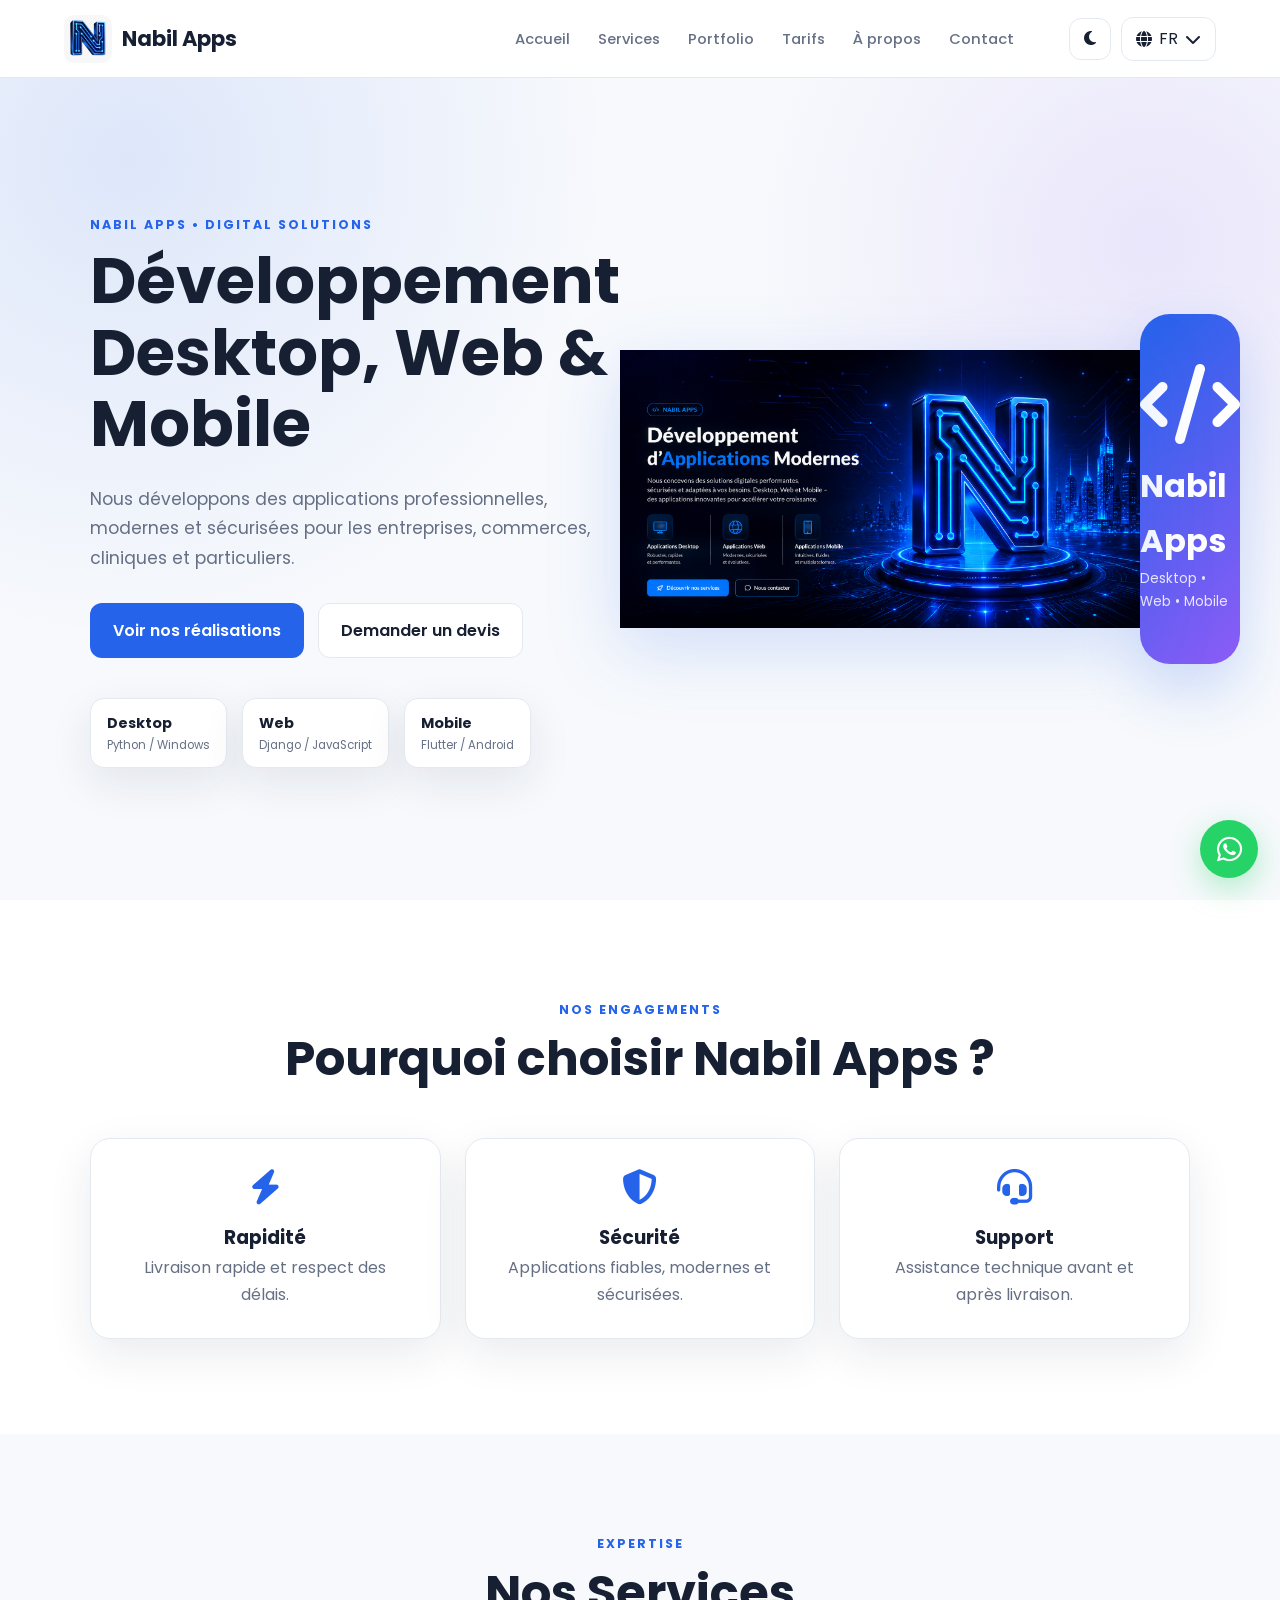
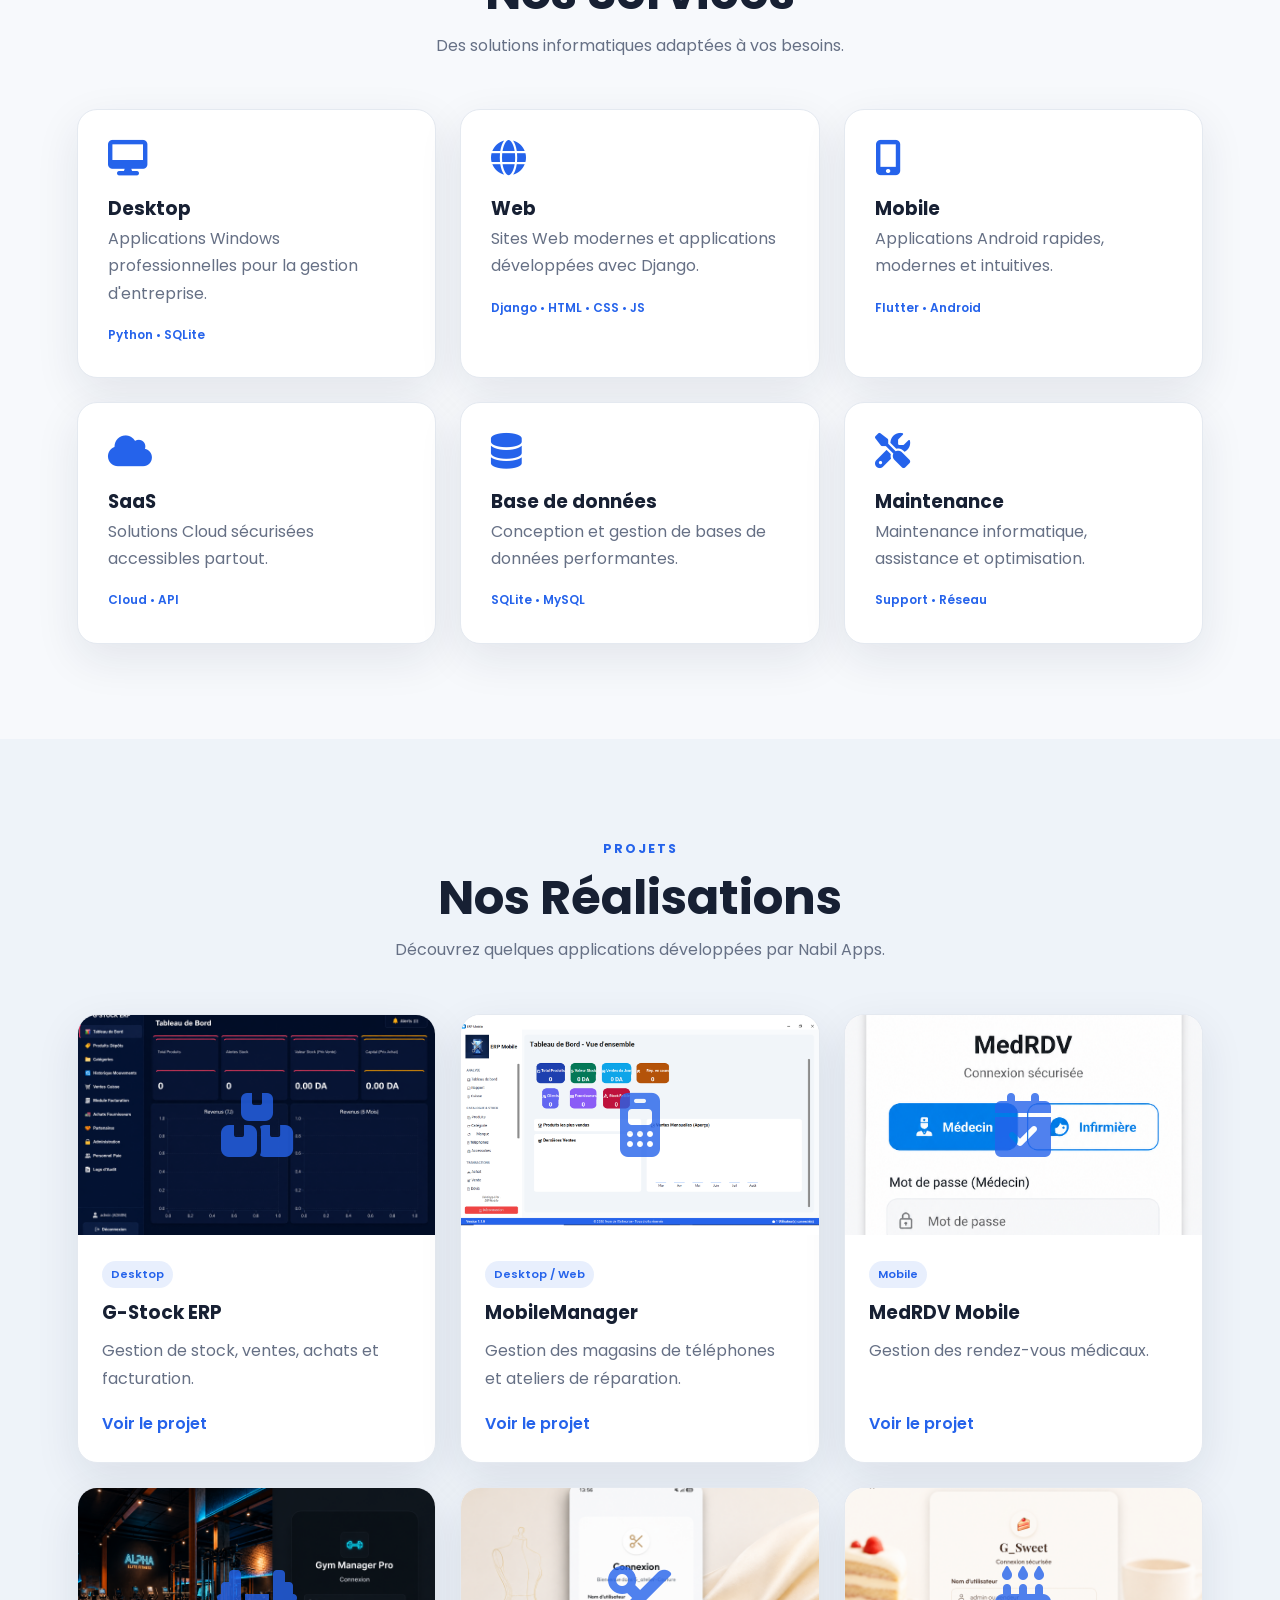
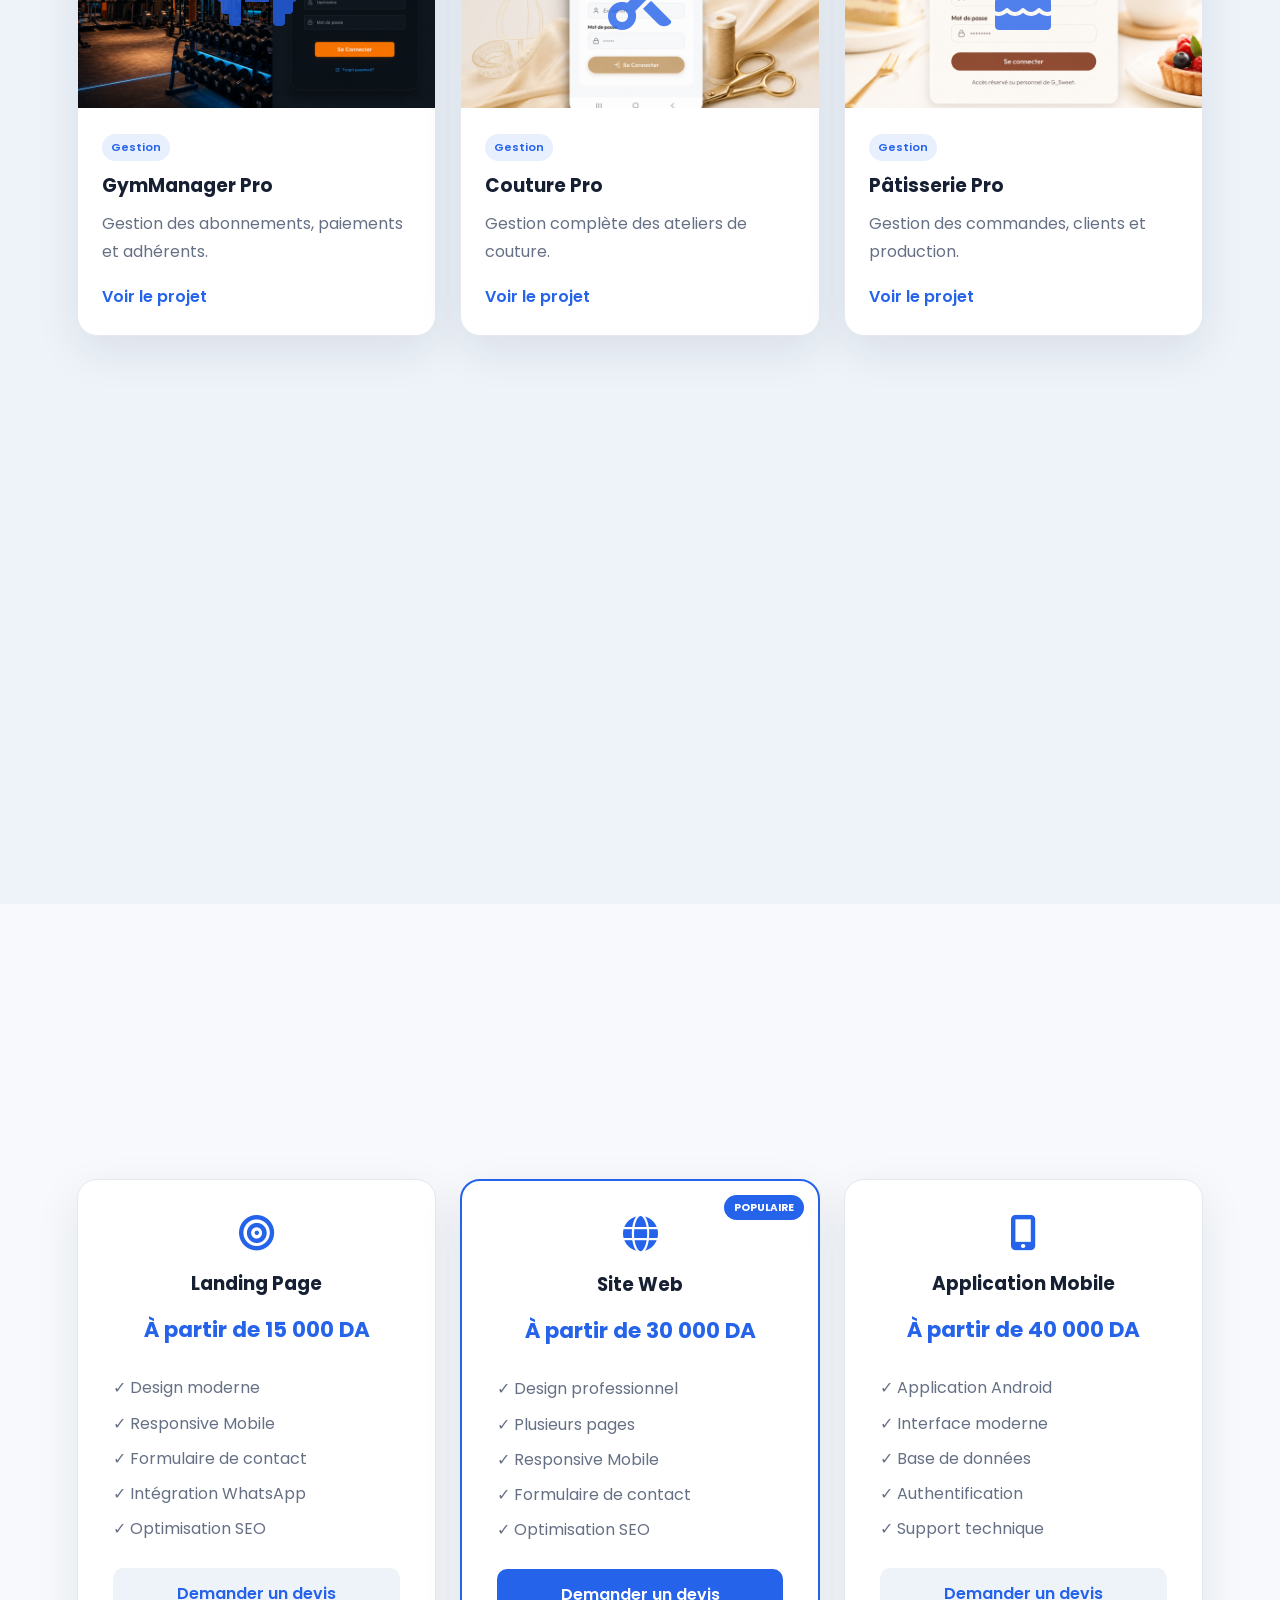
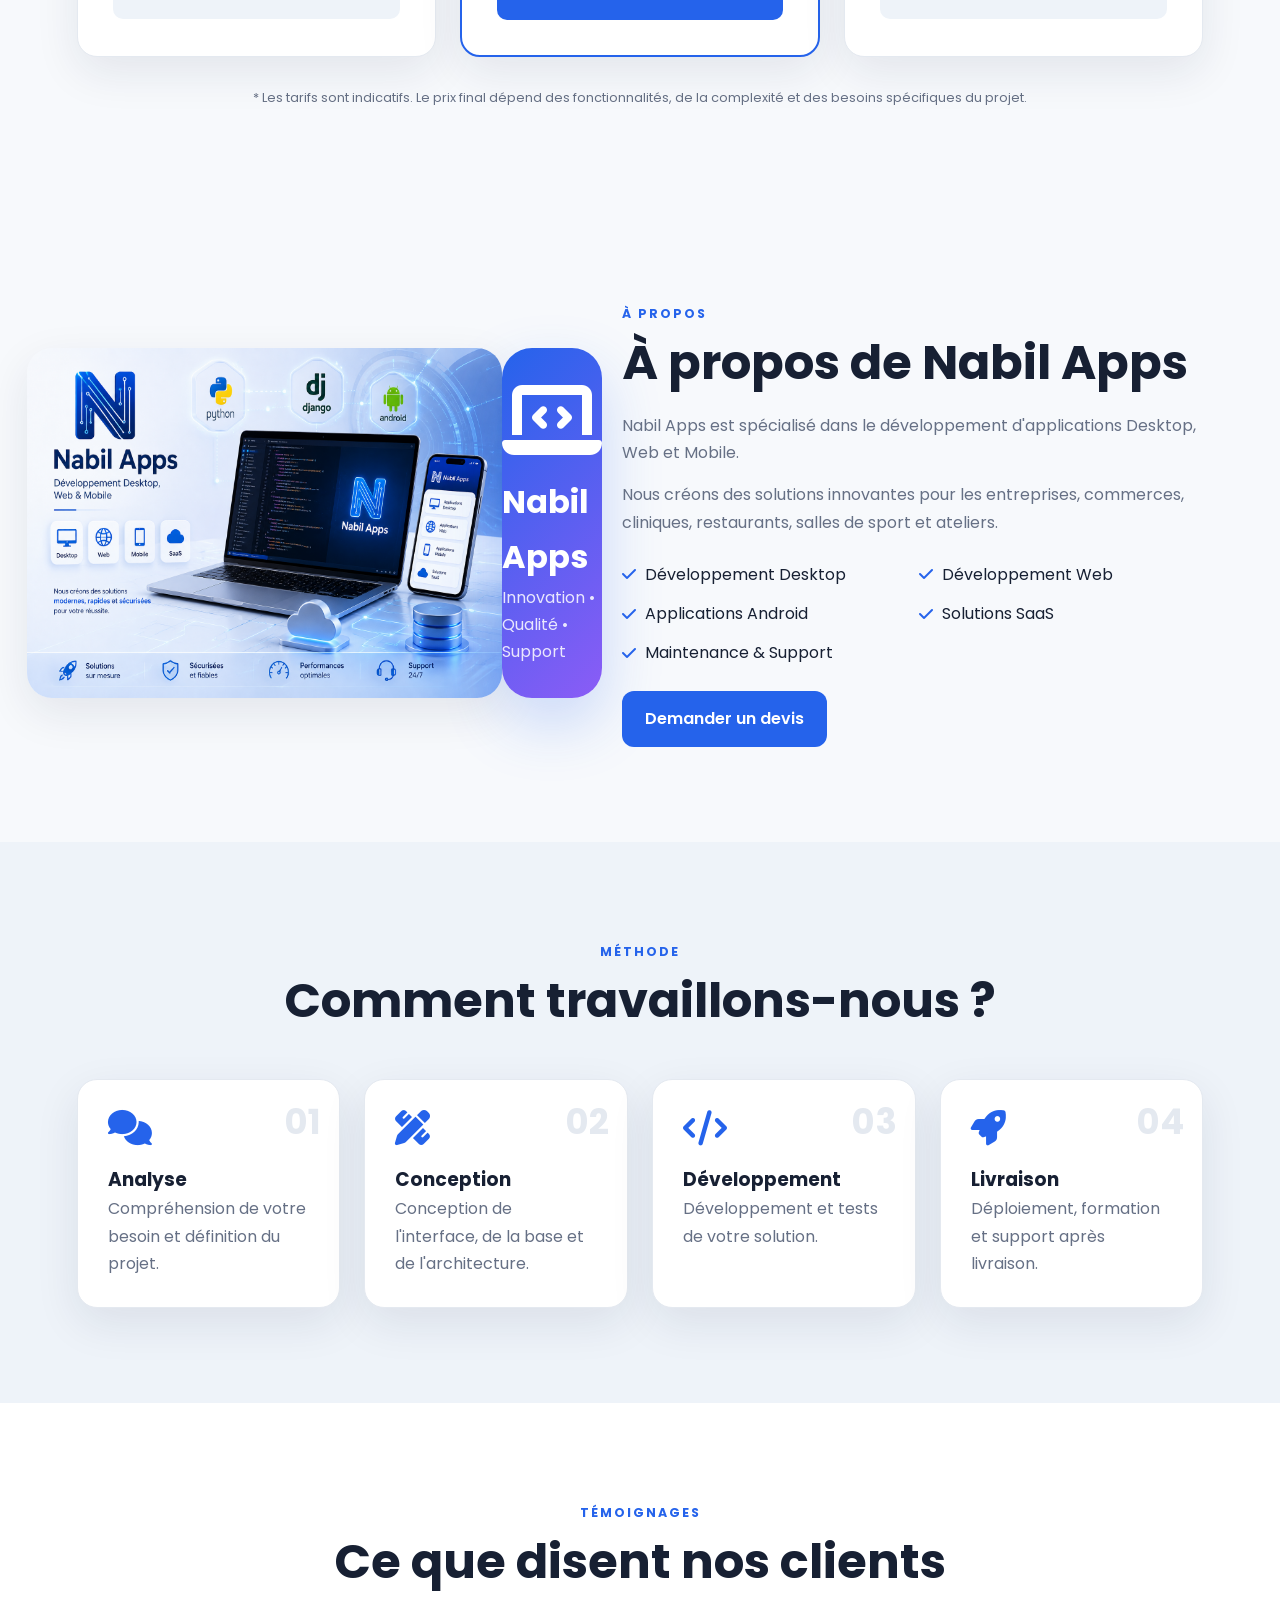
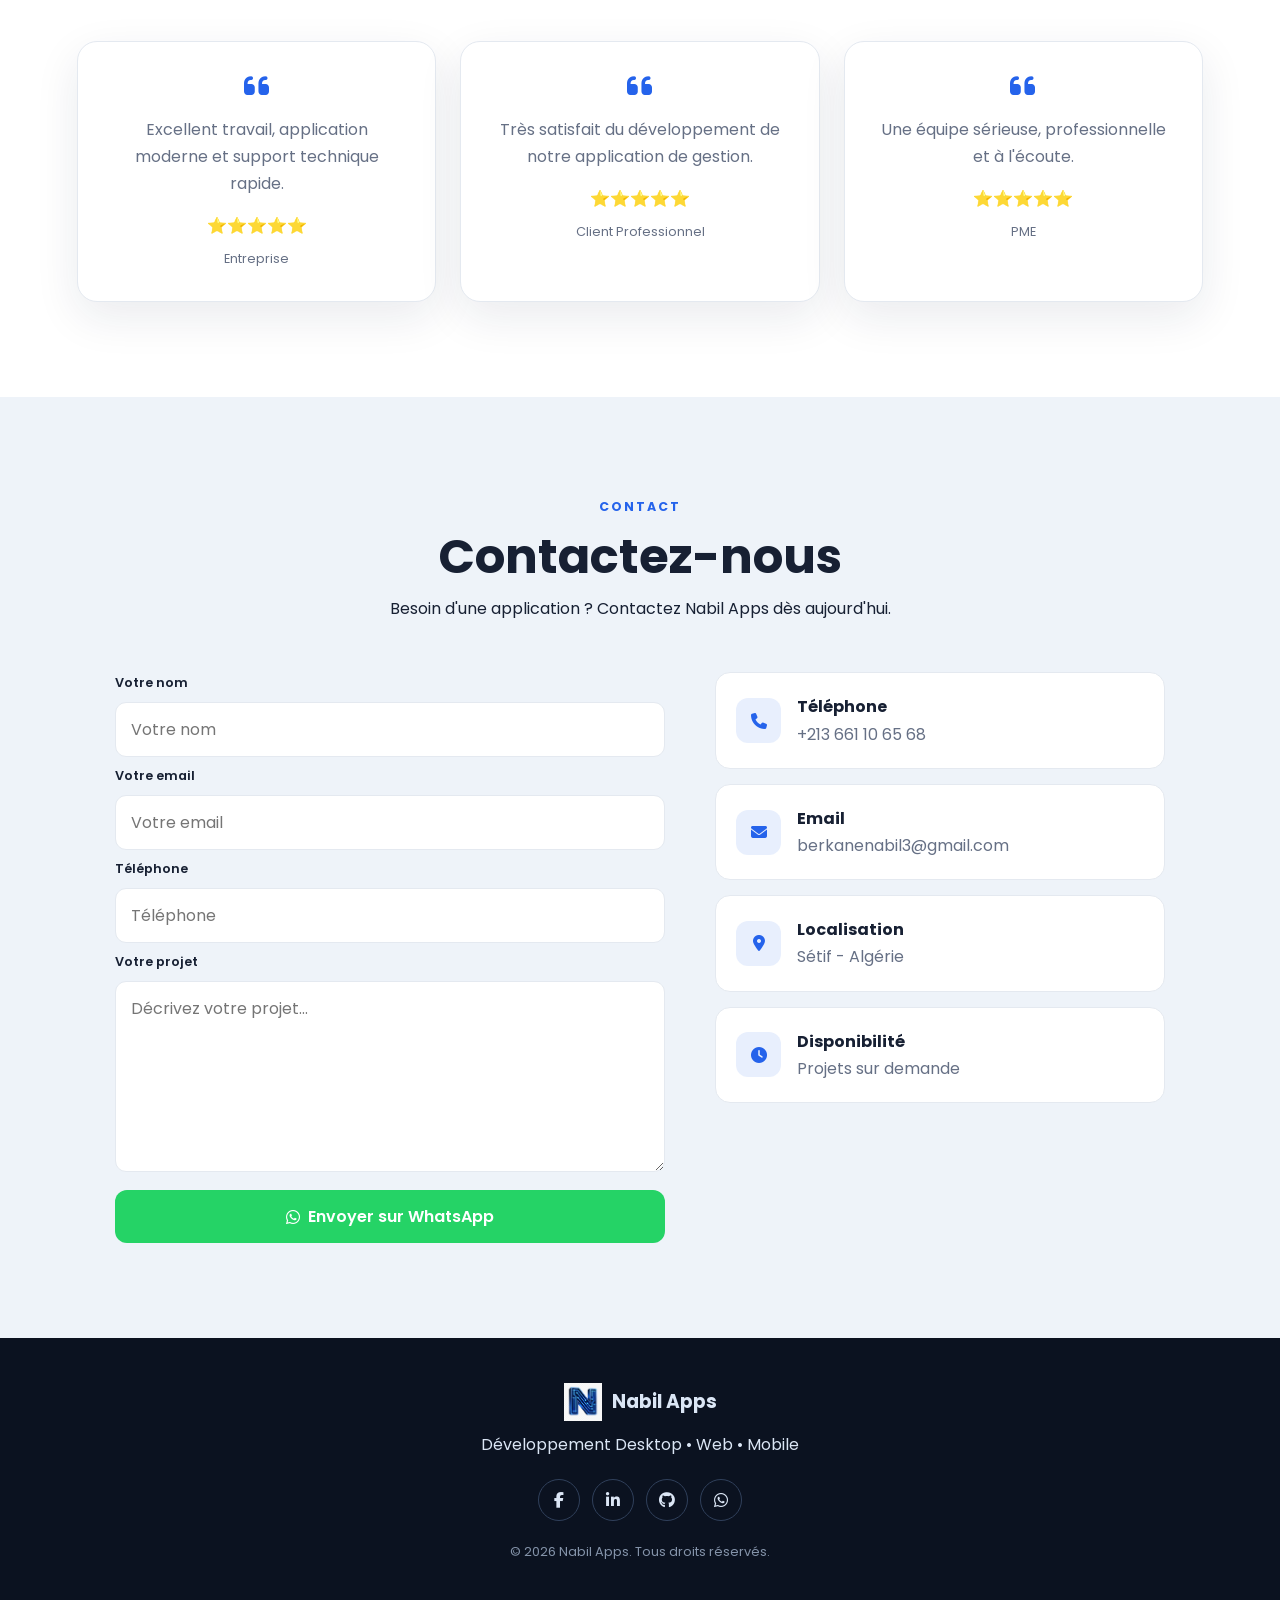
<file: index.html>
<!DOCTYPE html>
<html lang="fr">
<head>
  <meta charset="UTF-8">
  <meta name="viewport" content="width=device-width, initial-scale=1.0">
  <title>Nabil Apps | Développement Desktop, Web & Mobile</title>
  <meta name="description" content="Nabil Apps - Développement d'applications Desktop, Web et Mobile. Solutions professionnelles pour entreprises, commerces et particuliers.">
  <meta name="keywords" content="Nabil Apps, développement logiciel, application mobile, application web, Django, Flutter, Desktop, Algérie">
  <meta name="author" content="Nabil Apps">
  <meta property="og:title" content="Nabil Apps | Solutions digitales">
  <meta property="og:description" content="Développement Desktop, Web, Mobile et solutions SaaS.">
  <meta property="og:type" content="website">
  <link rel="icon" href="images/logo.png">
  <link rel="preconnect" href="https://fonts.googleapis.com">
  <link rel="preconnect" href="https://fonts.gstatic.com" crossorigin>
  <link href="https://fonts.googleapis.com/css2?family=Poppins:wght@300;400;500;600;700&display=swap" rel="stylesheet">
  <link rel="stylesheet" href="https://cdnjs.cloudflare.com/ajax/libs/font-awesome/6.6.0/css/all.min.css">
  <link rel="stylesheet" href="style.css">
</head>
<body>

<header class="site-header">
  <div class="logo">
    <img src="images/logo.png" alt="Nabil Apps Logo">
    <span>Nabil Apps</span>
  </div>

  <button class="mobile-menu-toggle" id="mobileMenuToggle" type="button"
          aria-label="Ouvrir le menu" aria-expanded="false" aria-controls="mainNav">
    <i class="fas fa-bars"></i>
  </button>

  <nav id="mainNav">
    <ul>
      <li><a href="#home" data-i18n="navHome">Accueil</a></li>
      <li><a href="#services" data-i18n="navServices">Services</a></li>
      <li><a href="#portfolio" data-i18n="navPortfolio">Portfolio</a></li>
      <li><a href="#pricing" data-i18n="navPricing">Tarifs</a></li>
      <li><a href="#about" data-i18n="navAbout">À propos</a></li>
      <li><a href="#contact" data-i18n="navContact">Contact</a></li>
    </ul>
  </nav>

  <div class="header-actions">
    <button id="theme-toggle" class="icon-btn" type="button" aria-label="Changer le thème">
      <i class="fas fa-moon"></i>
    </button>

    <div class="language-dropdown">
      <button type="button" class="language-btn" id="languageBtn" aria-expanded="false">
        <i class="fa-solid fa-globe"></i>
        <span id="currentLanguage">FR</span>
        <i class="fa-solid fa-chevron-down"></i>
      </button>
      <div class="language-menu" id="languageMenu">
        <button type="button" class="lang-btn" data-lang="fr">🇫🇷 Français</button>
        <button type="button" class="lang-btn" data-lang="en">🇬🇧 English</button>
        <button type="button" class="lang-btn" data-lang="ar">🇩🇿 العربية</button>
      </div>
    </div>
  </div>
</header>

<main>
<section class="hero" id="home">
  <div class="hero-content reveal">
    <span class="eyebrow" data-i18n="heroEyebrow">NABIL APPS • DIGITAL SOLUTIONS</span>
    <h1 data-i18n="heroTitle">Développement Desktop, Web & Mobile</h1>
    <p data-i18n="heroDescription">
      Nous développons des applications professionnelles, modernes et sécurisées pour les entreprises,
      commerces, cliniques et particuliers.
    </p>
    <div class="hero-buttons">
      <a href="#portfolio" class="btn btn-primary" data-i18n="heroProjects">Voir nos réalisations</a>
      <a href="#contact" class="btn btn-secondary" data-i18n="quote">Demander un devis</a>
    </div>
    <div class="hero-stats">
      <div><strong>Desktop</strong><span>Python / Windows</span></div>
      <div><strong>Web</strong><span>Django / JavaScript</span></div>
      <div><strong>Mobile</strong><span>Flutter / Android</span></div>
    </div>
  </div>

  <div class="hero-image reveal">
    <img src="images/hero.png" alt="Développement d'applications Nabil Apps"
         onerror="this.style.display='none'">
    <div class="hero-placeholder">
      <i class="fa-solid fa-code"></i>
      <span>Nabil Apps</span>
      <small>Desktop • Web • Mobile</small>
    </div>
  </div>
</section>

<section class="why-us section" id="why">
  <div class="section-heading reveal">
    <span class="eyebrow" data-i18n="whyEyebrow">NOS ENGAGEMENTS</span>
    <h2 data-i18n="whyTitle">Pourquoi choisir Nabil Apps ?</h2>
  </div>
  <div class="why-grid">
    <article class="why-card reveal"><i class="fas fa-bolt"></i><h3 data-i18n="whySpeed">Rapidité</h3><p data-i18n="whySpeedText">Livraison rapide et respect des délais.</p></article>
    <article class="why-card reveal"><i class="fas fa-shield-halved"></i><h3 data-i18n="whySecurity">Sécurité</h3><p data-i18n="whySecurityText">Applications fiables, modernes et sécurisées.</p></article>
    <article class="why-card reveal"><i class="fas fa-headset"></i><h3 data-i18n="whySupport">Support</h3><p data-i18n="whySupportText">Assistance technique avant et après livraison.</p></article>
  </div>
</section>

<section class="services section" id="services">
  <div class="section-heading reveal">
    <span class="eyebrow" data-i18n="servicesEyebrow">EXPERTISE</span>
    <h2 data-i18n="servicesTitle">Nos Services</h2>
    <p class="section-subtitle" data-i18n="servicesSubtitle">Des solutions informatiques adaptées à vos besoins.</p>
  </div>
  <div class="services-grid">
    <article class="service-card reveal"><i class="fa-solid fa-desktop"></i><h3 data-i18n="desktop">Desktop</h3><p data-i18n="desktopText">Applications Windows professionnelles pour la gestion d'entreprise.</p><span>Python • SQLite</span></article>
    <article class="service-card reveal"><i class="fa-solid fa-globe"></i><h3 data-i18n="web">Web</h3><p data-i18n="webText">Sites Web modernes et applications développées avec Django.</p><span>Django • HTML • CSS • JS</span></article>
    <article class="service-card reveal"><i class="fa-solid fa-mobile-screen-button"></i><h3 data-i18n="mobile">Mobile</h3><p data-i18n="mobileText">Applications Android rapides, modernes et intuitives.</p><span>Flutter • Android</span></article>
    <article class="service-card reveal"><i class="fa-solid fa-cloud"></i><h3 data-i18n="saas">SaaS</h3><p data-i18n="saasText">Solutions Cloud sécurisées accessibles partout.</p><span>Cloud • API</span></article>
    <article class="service-card reveal"><i class="fa-solid fa-database"></i><h3 data-i18n="database">Base de données</h3><p data-i18n="databaseText">Conception et gestion de bases de données performantes.</p><span>SQLite • MySQL</span></article>
    <article class="service-card reveal"><i class="fa-solid fa-screwdriver-wrench"></i><h3 data-i18n="maintenance">Maintenance</h3><p data-i18n="maintenanceText">Maintenance informatique, assistance et optimisation.</p><span>Support • Réseau</span></article>
  </div>
</section>

<section class="portfolio section" id="portfolio">
  <div class="section-heading reveal">
    <span class="eyebrow" data-i18n="portfolioEyebrow">PROJETS</span>
    <h2 data-i18n="portfolioTitle">Nos Réalisations</h2>
    <p class="section-subtitle" data-i18n="portfolioSubtitle">Découvrez quelques applications développées par Nabil Apps.</p>
  </div>

  <div class="portfolio-grid">
    <article class="portfolio-card reveal">
      <div class="project-image"><img src="images/gstock.png" alt="G-Stock ERP" onerror="this.style.display='none'"><i class="fa-solid fa-boxes-stacked"></i></div>
      <div class="project-body"><span class="tag">Desktop</span><h3>G-Stock ERP</h3><p data-i18n="gstockText">Gestion de stock, ventes, achats et facturation.</p><a href="projects/gstock.html" class="btn-project" data-i18n="viewProject">Voir le projet</a></div>
    </article>

    <article class="portfolio-card reveal">
      <div class="project-image"><img src="images/mobilemanager-dashboard.png" alt="MobileManager" onerror="this.style.display='none'"><i class="fa-solid fa-mobile-retro"></i></div>
      <div class="project-body"><span class="tag">Desktop / Web</span><h3>MobileManager</h3><p data-i18n="mobilemanagerText">Gestion des magasins de téléphones et ateliers de réparation.</p><a href="projects/mobilemanager.html" class="btn-project" data-i18n="viewProject">Voir le projet</a></div>
    </article>

    <article class="portfolio-card reveal">
      <div class="project-image"><img src="images/medrdv.png" alt="MedRDV Mobile" onerror="this.style.display='none'"><i class="fa-solid fa-calendar-check"></i></div>
      <div class="project-body"><span class="tag">Mobile</span><h3>MedRDV Mobile</h3><p data-i18n="medrdvText">Gestion des rendez-vous médicaux.</p><a href="projects/MedRDVMobile.html" class="btn-project" data-i18n="viewProject">Voir le projet</a></div>
    </article>

    <article class="portfolio-card reveal">
      <div class="project-image"><img src="images/gymmanager.png" alt="GymManager Pro" onerror="this.style.display='none'"><i class="fa-solid fa-dumbbell"></i></div>
      <div class="project-body"><span class="tag">Gestion</span><h3>GymManager Pro</h3><p data-i18n="gymmanagerText">Gestion des abonnements, paiements et adhérents.</p><a href="projects/GymManager.html" class="btn-project" data-i18n="viewProject">Voir le projet</a></div>
    </article>

    <article class="portfolio-card reveal">
      <div class="project-image"><img src="images/couture.png" alt="Couture Pro" onerror="this.style.display='none'"><i class="fa-solid fa-scissors"></i></div>
      <div class="project-body"><span class="tag">Gestion</span><h3>Couture Pro</h3><p data-i18n="coutureText">Gestion complète des ateliers de couture.</p><a href="projects/couture.html" class="btn-project" data-i18n="viewProject">Voir le projet</a></div>
    </article>

    <article class="portfolio-card reveal">
      <div class="project-image"><img src="images/patisserie.png" alt="Pâtisserie Pro" onerror="this.style.display='none'"><i class="fa-solid fa-cake-candles"></i></div>
      <div class="project-body"><span class="tag">Gestion</span><h3>Pâtisserie Pro</h3><p data-i18n="patisserieText">Gestion des commandes, clients et production.</p><a href="projects/patisserie.html" class="btn-project" data-i18n="viewProject">Voir le projet</a></div>
    </article>

    <article class="portfolio-card reveal">
      <div class="project-image"><img src="images/gstock-mobile-dashbord.png" alt="G-Stock Mobile" onerror="this.style.display='none'"><i class="fa-solid fa-chart-line"></i></div>
      <div class="project-body"><span class="tag">Mobile</span><h3>G-Stock Mobile</h3><p data-i18n="gstockMobileText">Solution complète pour les commerçants et petites entreprises.</p><a href="projects/gstock-mobile.html" class="btn-project" data-i18n="viewProject">Voir le projet</a></div>
    </article>
  </div>
</section>

<section class="pricing section" id="pricing">
  <div class="section-heading reveal">
    <span class="eyebrow" data-i18n="pricingEyebrow">OFFRES</span>
    <h2 data-i18n="pricingTitle">Nos tarifs</h2>
    <p class="section-subtitle" data-i18n="pricingSubtitle">Des solutions professionnelles adaptées à votre budget.</p>
  </div>
  <div class="pricing-grid">
    <article class="pricing-card reveal">
      <i class="fa-solid fa-bullseye"></i><h3 data-i18n="landingPage">Landing Page</h3>
      <p class="price" data-i18n="landingPrice">À partir de 15 000 DA</p>
      <ul><li data-i18n="modernDesign">✓ Design moderne</li><li data-i18n="responsiveMobile">✓ Responsive Mobile</li><li data-i18n="contactForm">✓ Formulaire de contact</li><li data-i18n="whatsappIntegration">✓ Intégration WhatsApp</li><li data-i18n="seoOptimization">✓ Optimisation SEO</li></ul>
      <a href="#contact" class="pricing-btn" data-i18n="requestQuote">Demander un devis</a>
    </article>

    <article class="pricing-card featured reveal">
      <span class="popular" data-i18n="popular">POPULAIRE</span><i class="fa-solid fa-globe"></i><h3 data-i18n="website">Site Web</h3>
      <p class="price" data-i18n="websitePrice">À partir de 30 000 DA</p>
      <ul><li data-i18n="professionalDesign">✓ Design professionnel</li><li data-i18n="multiplePages">✓ Plusieurs pages</li><li data-i18n="responsiveMobile">✓ Responsive Mobile</li><li data-i18n="contactForm">✓ Formulaire de contact</li><li data-i18n="seoOptimization">✓ Optimisation SEO</li></ul>
      <a href="#contact" class="pricing-btn" data-i18n="requestQuote">Demander un devis</a>
    </article>

    <article class="pricing-card reveal">
      <i class="fa-solid fa-mobile-screen-button"></i><h3 data-i18n="mobileApp">Application Mobile</h3>
      <p class="price" data-i18n="mobilePrice">À partir de 40 000 DA</p>
      <ul><li data-i18n="androidApp">✓ Application Android</li><li data-i18n="modernInterface">✓ Interface moderne</li><li data-i18n="databaseFeature">✓ Base de données</li><li data-i18n="authentication">✓ Authentification</li><li data-i18n="technicalSupport">✓ Support technique</li></ul>
      <a href="#contact" class="pricing-btn" data-i18n="requestQuote">Demander un devis</a>
    </article>
  </div>
  <p class="pricing-note" data-i18n="pricingNote">* Les tarifs sont indicatifs. Le prix final dépend des fonctionnalités, de la complexité et des besoins spécifiques du projet.</p>
</section>

<section class="about section" id="about">
  <div class="about-image reveal">
    <img src="images/about.png" alt="À propos de Nabil Apps" onerror="this.style.display='none'">
    <div class="about-placeholder"><i class="fa-solid fa-laptop-code"></i><strong>Nabil Apps</strong><span>Innovation • Qualité • Support</span></div>
  </div>
  <div class="about-content reveal">
    <span class="eyebrow" data-i18n="aboutEyebrow">À PROPOS</span>
    <h2 data-i18n="aboutTitle">À propos de Nabil Apps</h2>
    <p data-i18n="aboutText1">Nabil Apps est spécialisé dans le développement d'applications Desktop, Web et Mobile.</p>
    <p data-i18n="aboutText2">Nous créons des solutions innovantes pour les entreprises, commerces, cliniques, restaurants, salles de sport et ateliers.</p>
    <div class="about-list">
      <div><i class="fa-solid fa-check"></i><span data-i18n="aboutDesktop">Développement Desktop</span></div>
      <div><i class="fa-solid fa-check"></i><span data-i18n="aboutWeb">Développement Web</span></div>
      <div><i class="fa-solid fa-check"></i><span data-i18n="aboutAndroid">Applications Android</span></div>
      <div><i class="fa-solid fa-check"></i><span data-i18n="aboutSaas">Solutions SaaS</span></div>
      <div><i class="fa-solid fa-check"></i><span data-i18n="aboutSupport">Maintenance & Support</span></div>
    </div>
    <a href="#contact" class="btn btn-primary" data-i18n="quote">Demander un devis</a>
  </div>
</section>

<section class="process section">
  <div class="section-heading reveal"><span class="eyebrow" data-i18n="processEyebrow">MÉTHODE</span><h2 data-i18n="processTitle">Comment travaillons-nous ?</h2></div>
  <div class="process-grid">
    <article class="process-card reveal"><b>01</b><i class="fa-solid fa-comments"></i><h3 data-i18n="step1">Analyse</h3><p data-i18n="step1Text">Compréhension de votre besoin et définition du projet.</p></article>
    <article class="process-card reveal"><b>02</b><i class="fa-solid fa-pen-ruler"></i><h3 data-i18n="step2">Conception</h3><p data-i18n="step2Text">Conception de l'interface, de la base et de l'architecture.</p></article>
    <article class="process-card reveal"><b>03</b><i class="fa-solid fa-code"></i><h3 data-i18n="step3">Développement</h3><p data-i18n="step3Text">Développement et tests de votre solution.</p></article>
    <article class="process-card reveal"><b>04</b><i class="fa-solid fa-rocket"></i><h3 data-i18n="step4">Livraison</h3><p data-i18n="step4Text">Déploiement, formation et support après livraison.</p></article>
  </div>
</section>

<section class="testimonials section">
  <div class="section-heading reveal"><span class="eyebrow" data-i18n="testimonialsEyebrow">TÉMOIGNAGES</span><h2 data-i18n="testimonialsTitle">Ce que disent nos clients</h2></div>
  <div class="testimonial-grid">
    <article class="testimonial-card reveal"><i class="fa-solid fa-quote-left"></i><p data-i18n="testimonial1">Excellent travail, application moderne et support technique rapide.</p><h4>⭐⭐⭐⭐⭐</h4><span data-i18n="company">Entreprise</span></article>
    <article class="testimonial-card reveal"><i class="fa-solid fa-quote-left"></i><p data-i18n="testimonial2">Très satisfait du développement de notre application de gestion.</p><h4>⭐⭐⭐⭐⭐</h4><span data-i18n="professionalClient">Client Professionnel</span></article>
    <article class="testimonial-card reveal"><i class="fa-solid fa-quote-left"></i><p data-i18n="testimonial3">Une équipe sérieuse, professionnelle et à l'écoute.</p><h4>⭐⭐⭐⭐⭐</h4><span data-i18n="sme">PME</span></article>
  </div>
</section>

<section class="contact section" id="contact">
  <div class="section-heading reveal"><span class="eyebrow" data-i18n="contactEyebrow">CONTACT</span><h2 data-i18n="contactTitle">Contactez-nous</h2><p data-i18n="contactText">Besoin d'une application ? Contactez Nabil Apps dès aujourd'hui.</p></div>
  <div class="contact-wrapper">
    <form class="contact-form reveal" id="contactForm">
      <label for="contactName" data-i18n="nameLabel">Votre nom</label>
      <input type="text" id="contactName" name="name" placeholder="Votre nom" required autocomplete="name">
      <label for="contactEmail" data-i18n="emailLabel">Votre email</label>
      <input type="email" id="contactEmail" name="email" placeholder="Votre email" required autocomplete="email">
      <label for="contactPhone" data-i18n="phoneLabel">Téléphone</label>
      <input type="tel" id="contactPhone" name="phone" placeholder="Téléphone" autocomplete="tel">
      <label for="contactProject" data-i18n="projectLabel">Votre projet</label>
      <textarea id="contactProject" name="project" placeholder="Décrivez votre projet..." rows="6"></textarea>
      <button type="submit" class="btn whatsapp-submit" id="sendWhatsAppBtn"><i class="fab fa-whatsapp"></i><span data-i18n="send">Envoyer sur WhatsApp</span></button>
    </form>

    <div class="contact-info reveal">
      <div class="contact-box"><i class="fa-solid fa-phone"></i><div><strong data-i18n="phone">Téléphone</strong><p>+213 661 10 65 68</p></div></div>
      <div class="contact-box"><i class="fa-solid fa-envelope"></i><div><strong>Email</strong><p>berkanenabil3@gmail.com</p></div></div>
      <div class="contact-box"><i class="fa-solid fa-location-dot"></i><div><strong data-i18n="locationTitle">Localisation</strong><p data-i18n="location">Sétif - Algérie</p></div></div>
      <div class="contact-box"><i class="fa-solid fa-clock"></i><div><strong data-i18n="availability">Disponibilité</strong><p data-i18n="availabilityText">Projets sur demande</p></div></div>
    </div>
  </div>
</section>
</main>

<footer>
  <div class="footer-logo"><img src="images/logo.png" alt="Nabil Apps" onerror="this.style.display='none'"><h3>Nabil Apps</h3></div>
  <p data-i18n="footerDescription">Développement Desktop • Web • Mobile</p>
  <div class="footer-social">
    <a href="https://www.facebook.com/share/1VxiBDFbxY/" target="_blank" rel="noopener noreferrer" aria-label="Facebook"><i class="fab fa-facebook-f"></i></a>
    <a href="https://www.linkedin.com/in/nabil-berkane-8a10b11a3" target="_blank" rel="noopener noreferrer" aria-label="LinkedIn"><i class="fab fa-linkedin-in"></i></a>
    <a href="https://github.com/" target="_blank" rel="noopener noreferrer" aria-label="GitHub"><i class="fab fa-github"></i></a>
    <a href="https://wa.me/213661106568" target="_blank" rel="noopener noreferrer" aria-label="WhatsApp"><i class="fab fa-whatsapp"></i></a>
  </div>
  <p class="copyright" data-i18n="copyright">© 2026 Nabil Apps. Tous droits réservés.</p>
</footer>

<a href="https://wa.me/213661106568?text=Bonjour%20Nabil%20Apps%2C%20je%20souhaite%20avoir%20des%20informations%20sur%20vos%20services." class="whatsapp-float" target="_blank" rel="noopener noreferrer" aria-label="WhatsApp">
  <i class="fab fa-whatsapp"></i>
</a>

<button class="back-to-top" id="backToTop" aria-label="Retour en haut"><i class="fa-solid fa-arrow-up"></i></button>

<script src="script.js"></script>
</body>
</html>
</file>
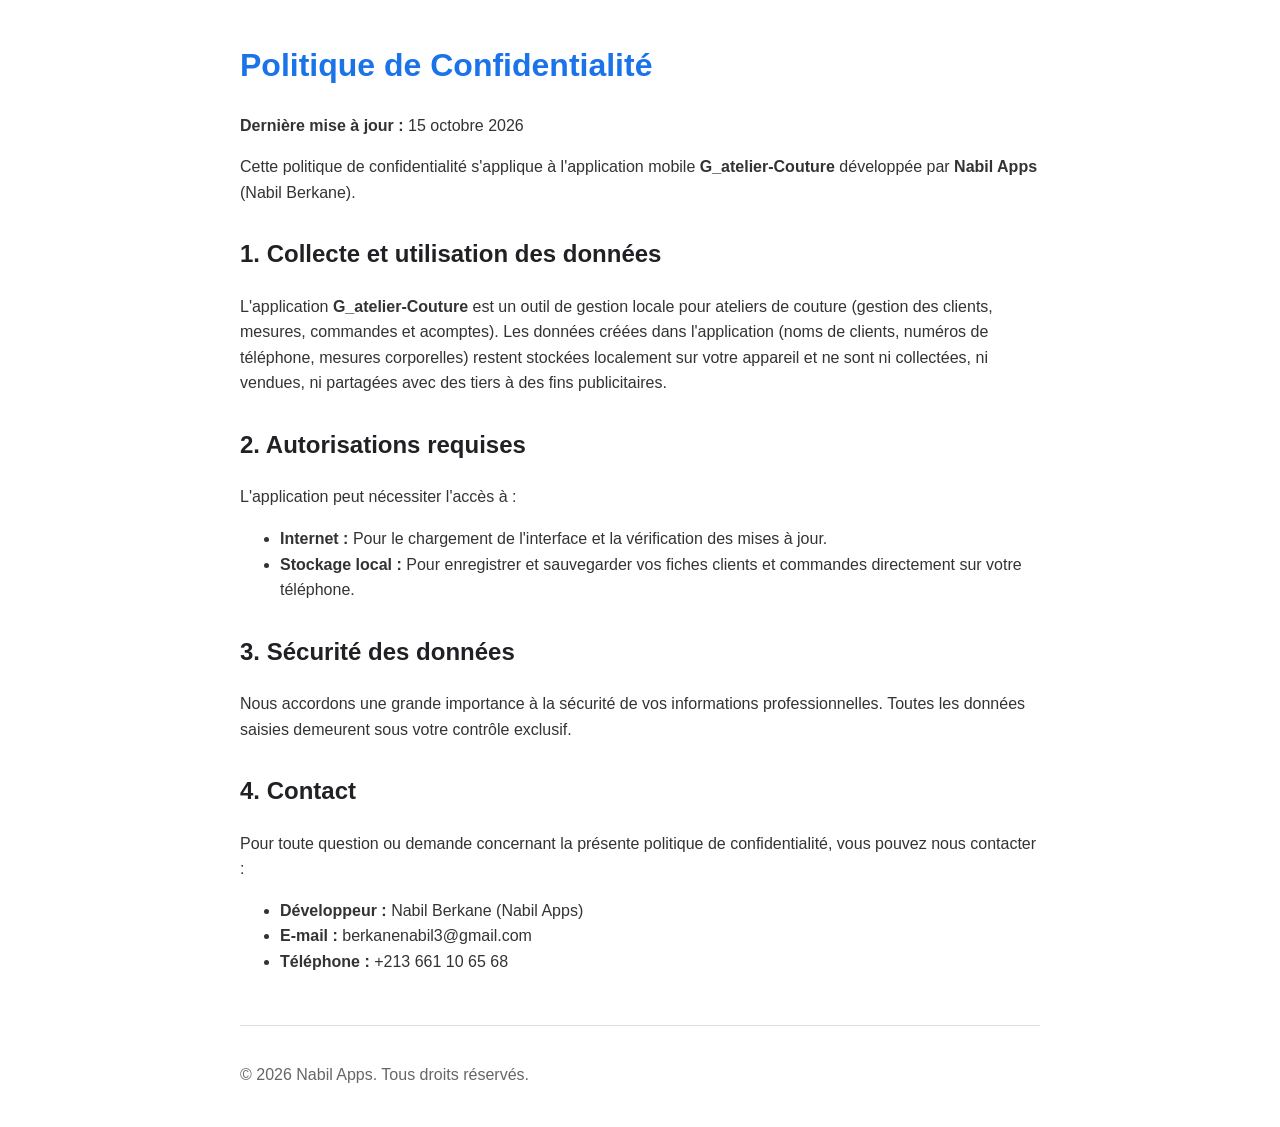
<file: privacy.html>
<!DOCTYPE html>
<html lang="fr">
<head>
  <meta charset="UTF-8">
  <meta name="viewport" content="width=device-width, initial-scale=1.0">
  <title>Politique de Confidentialité | G_atelier-Couture - Nabil Apps</title>
  <style>
    body { font-family: -apple-system, BlinkMacSystemFont, 'Segoe UI', Roboto, Helvetica, Arial, sans-serif; line-height: 1.6; color: #333; max-width: 800px; margin: 40px auto; padding: 0 20px; }
    h1 { color: #1a73e8; }
    h2 { color: #202124; margin-top: 30px; }
    p, li { font-size: 16px; }
    footer { margin-top: 50px; font-size: 14px; color: #666; border-top: 1px solid #ddd; padding-top: 20px; }
  </style>
</head>
<body>
  <h1>Politique de Confidentialité</h1>
  <p><strong>Dernière mise à jour :</strong> 15 octobre 2026</p>
  <p>Cette politique de confidentialité s'applique à l'application mobile <strong>G_atelier-Couture</strong> développée par <strong>Nabil Apps</strong> (Nabil Berkane).</p>

  <h2>1. Collecte et utilisation des données</h2>
  <p>L'application <strong>G_atelier-Couture</strong> est un outil de gestion locale pour ateliers de couture (gestion des clients, mesures, commandes et acomptes). Les données créées dans l'application (noms de clients, numéros de téléphone, mesures corporelles) restent stockées localement sur votre appareil et ne sont ni collectées, ni vendues, ni partagées avec des tiers à des fins publicitaires.</p>

  <h2>2. Autorisations requises</h2>
  <p>L'application peut nécessiter l'accès à :</p>
  <ul>
    <li><strong>Internet :</strong> Pour le chargement de l'interface et la vérification des mises à jour.</li>
    <li><strong>Stockage local :</strong> Pour enregistrer et sauvegarder vos fiches clients et commandes directement sur votre téléphone.</li>
  </ul>

  <h2>3. Sécurité des données</h2>
  <p>Nous accordons une grande importance à la sécurité de vos informations professionnelles. Toutes les données saisies demeurent sous votre contrôle exclusif.</p>

  <h2>4. Contact</h2>
  <p>Pour toute question ou demande concernant la présente politique de confidentialité, vous pouvez nous contacter :</p>
  <ul>
    <li><strong>Développeur :</strong> Nabil Berkane (Nabil Apps)</li>
    <li><strong>E-mail :</strong> berkanenabil3@gmail.com</li>
    <li><strong>Téléphone :</strong> +213 661 10 65 68</li>
  </ul>

  <footer>
    <p>&copy; 2026 Nabil Apps. Tous droits réservés.</p>
  </footer>
</body>
</html>
</file>
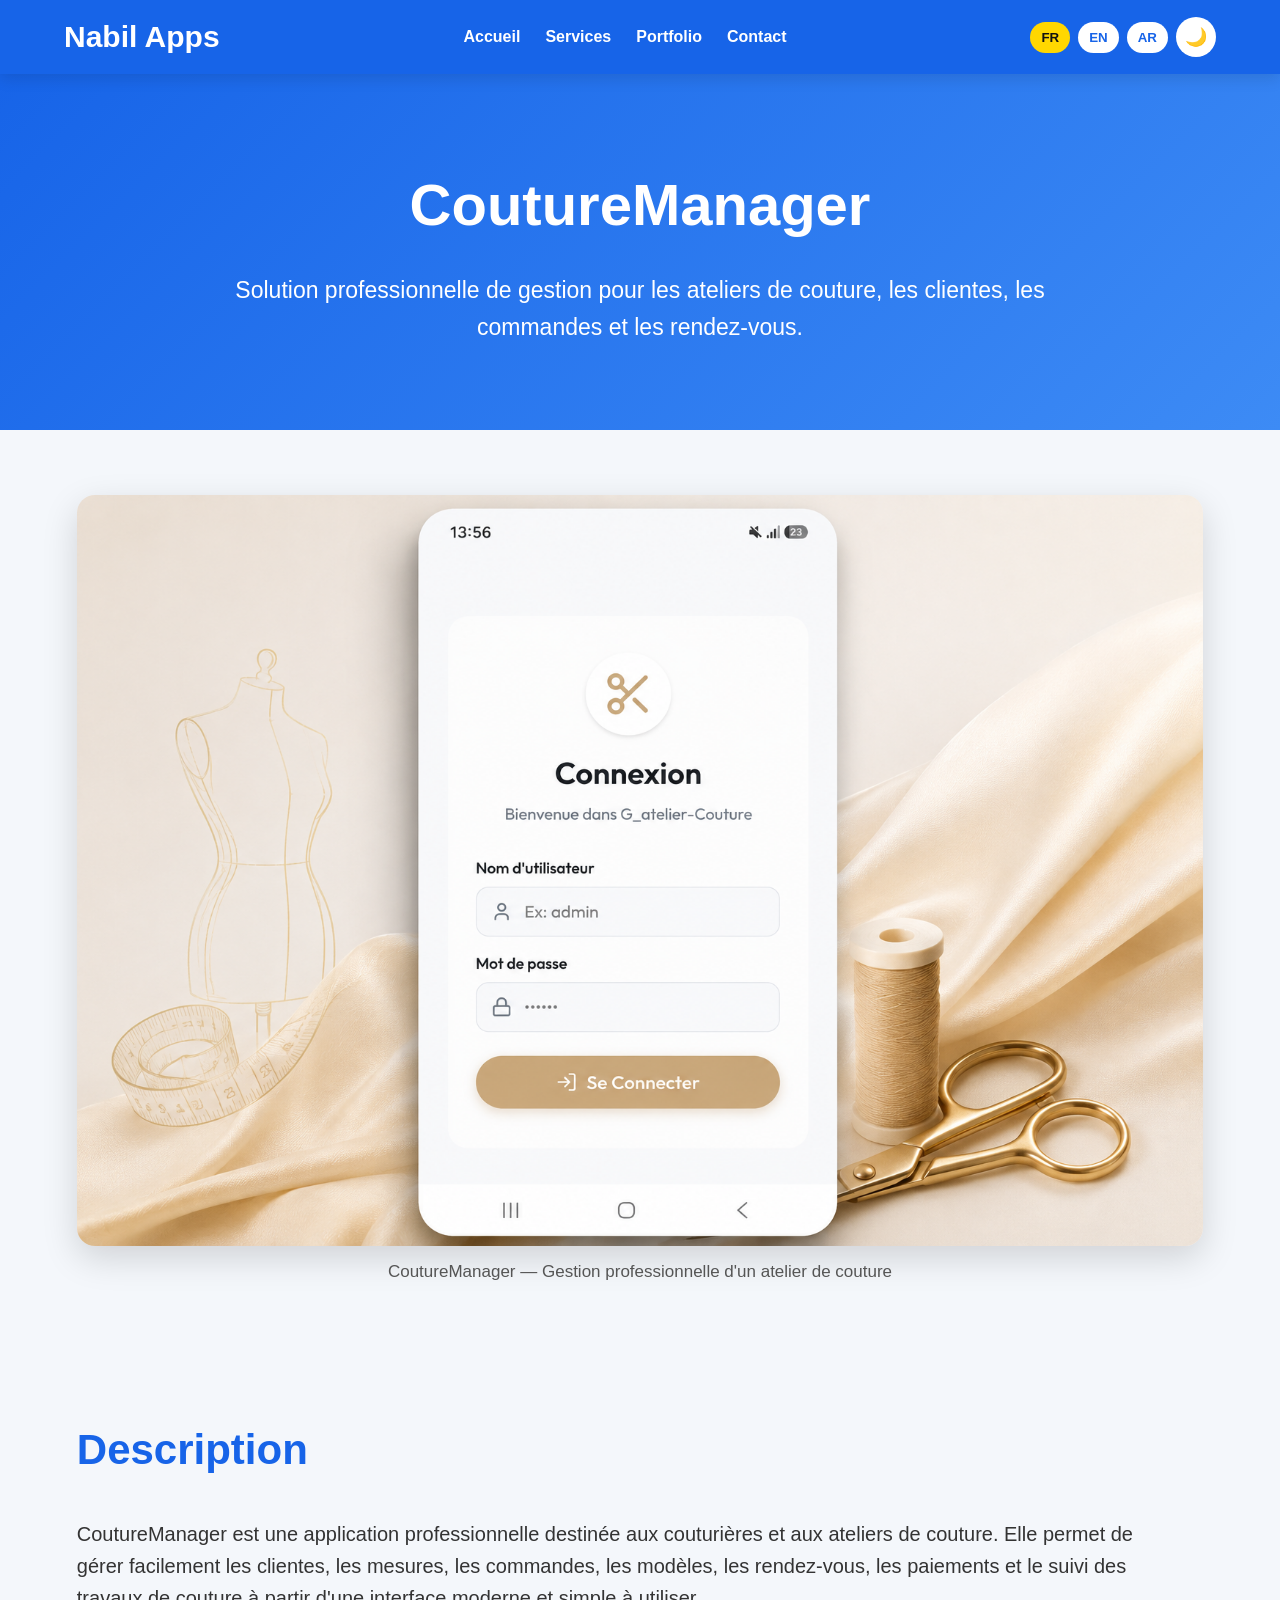
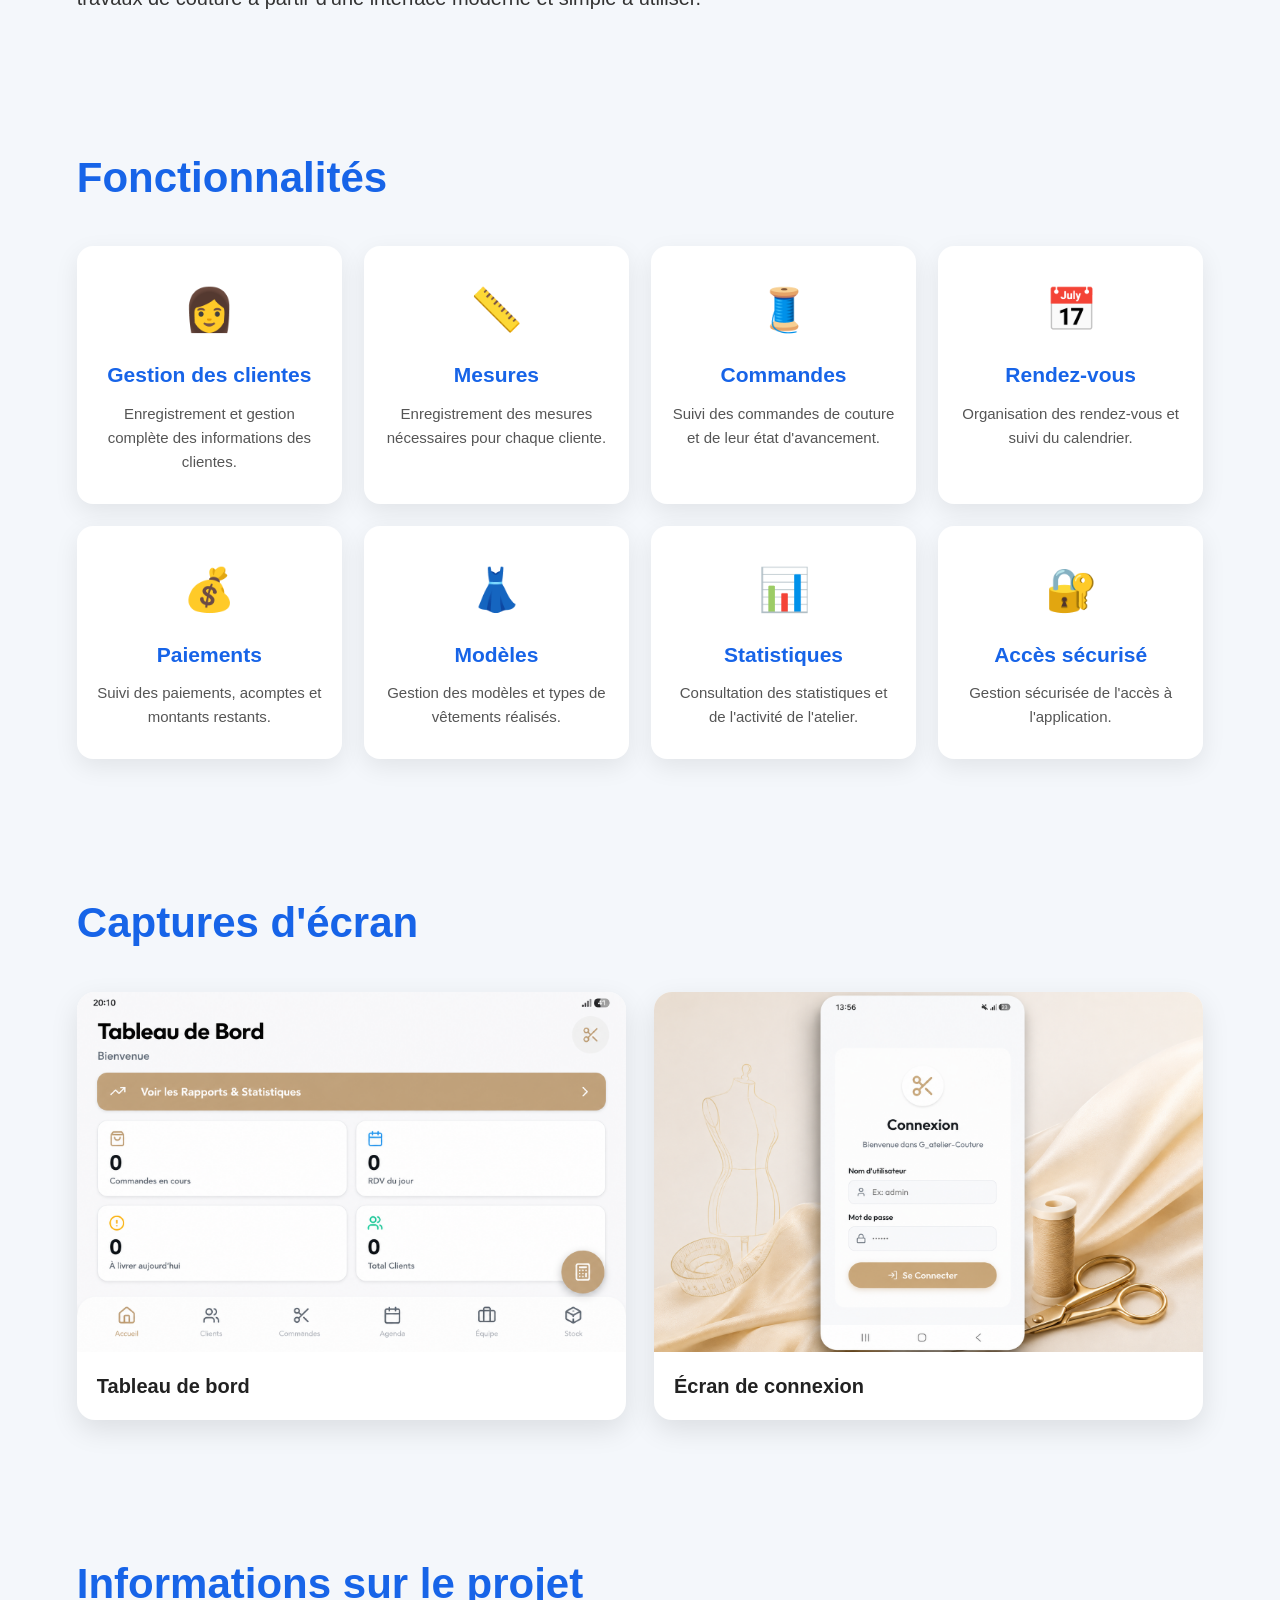
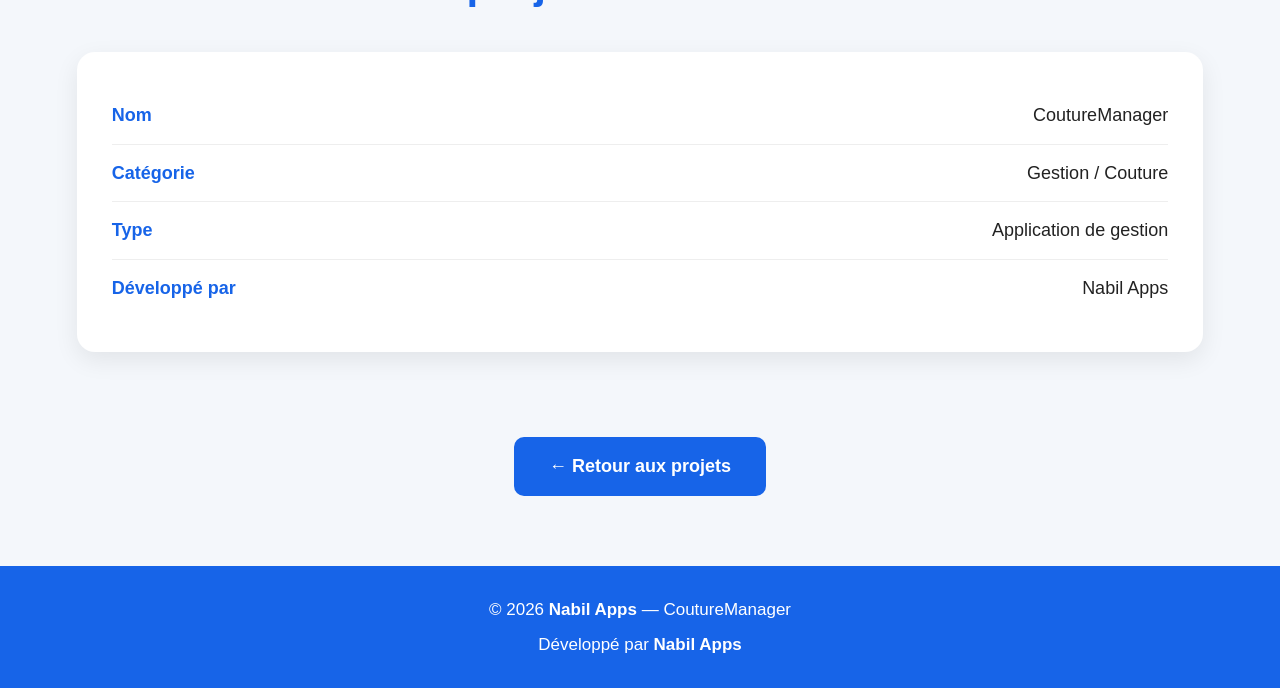
<file: projects/couture.html>
<!DOCTYPE html>
<html lang="fr">
<head>
    <meta charset="UTF-8">
    <meta name="viewport" content="width=device-width, initial-scale=1.0">

    <title>CoutureManager - Nabil Apps</title>

    <style>
        * {
            box-sizing: border-box;
            margin: 0;
            padding: 0;
        }

        html {
            scroll-behavior: smooth;
        }

        body {
            font-family: Arial, Helvetica, sans-serif;
            background: #f4f7fb;
            color: #222;
            line-height: 1.6;
            transition: background .3s, color .3s;
        }

        a {
            text-decoration: none;
        }

        /* =========================
           NAVBAR
        ========================= */

        nav {
            background: #1764e8;
            color: white;
            min-height: 74px;
            display: flex;
            align-items: center;
            justify-content: space-between;
            padding: 12px 5%;
            position: sticky;
            top: 0;
            z-index: 1000;
            box-shadow: 0 4px 15px rgba(0,0,0,.12);
            gap: 20px;
        }

        .logo {
            font-size: 30px;
            font-weight: bold;
            white-space: nowrap;
        }

        nav ul {
            list-style: none;
            display: flex;
            gap: 25px;
            align-items: center;
        }

        nav ul li a {
            color: white;
            font-size: 16px;
            font-weight: bold;
            transition: .3s;
        }

        nav ul li a:hover {
            color: #dce9ff;
        }

        .nav-actions {
            display: flex;
            align-items: center;
            gap: 8px;
        }

        .lang-btn,
        .theme-btn {
            border: none;
            cursor: pointer;
            font-weight: bold;
            border-radius: 20px;
            padding: 8px 11px;
            transition: .3s;
        }

        .lang-btn {
            background: white;
            color: #1764e8;
        }

        .lang-btn:hover,
        .lang-btn.active {
            background: #ffd700;
            color: #111;
        }

        .theme-btn {
            width: 40px;
            height: 40px;
            padding: 0;
            background: white;
            color: #1764e8;
            font-size: 18px;
        }

        .theme-btn:hover {
            transform: rotate(15deg);
        }

        /* =========================
           HERO
        ========================= */

        .hero {
            background: linear-gradient(135deg, #1764e8, #3d8bf5);
            color: white;
            text-align: center;
            padding: 85px 20px;
        }

        .hero h1 {
            font-size: 58px;
            margin-bottom: 20px;
        }

        .hero p {
            font-size: 23px;
            max-width: 900px;
            margin: auto;
        }

        /* =========================
           CONTAINER
        ========================= */

        .container {
            width: 88%;
            max-width: 1200px;
            margin: auto;
        }

        section {
            padding: 65px 0;
        }

        section h2 {
            color: #1764e8;
            font-size: 42px;
            margin-bottom: 35px;
        }

        /* =========================
           MAIN IMAGE
        ========================= */

        .main-image {
            text-align: center;
        }

        .main-image img {
            width: 100%;
            max-width: 1200px;
            border-radius: 18px;
            box-shadow: 0 12px 35px rgba(0,0,0,.15);
            display: block;
            margin: auto;
        }

        .main-image p {
            margin-top: 12px;
            font-size: 17px;
            color: #555;
        }

        /* =========================
           DESCRIPTION
        ========================= */

        .description {
            font-size: 20px;
            color: #333;
            max-width: 1100px;
        }

        /* =========================
           FEATURES
        ========================= */

        .features {
            display: grid;
            grid-template-columns: repeat(4, 1fr);
            gap: 22px;
        }

        .feature {
            background: white;
            border-radius: 16px;
            padding: 30px 20px;
            text-align: center;
            box-shadow: 0 8px 25px rgba(0,0,0,.08);
            transition: .3s;
        }

        .feature:hover {
            transform: translateY(-6px);
            box-shadow: 0 12px 30px rgba(0,0,0,.13);
        }

        .feature .icon {
            font-size: 42px;
            margin-bottom: 15px;
        }

        .feature h3 {
            color: #1764e8;
            font-size: 21px;
            margin-bottom: 10px;
        }

        .feature p {
            color: #555;
            font-size: 15px;
        }

        /* =========================
           SCREENSHOTS
        ========================= */

        .screenshots {
            display: grid;
            grid-template-columns: repeat(2, 1fr);
            gap: 28px;
        }

        .screenshot-card {
            background: white;
            border-radius: 18px;
            overflow: hidden;
            box-shadow: 0 10px 28px rgba(0,0,0,.10);
            transition: .3s;
        }

        .screenshot-card:hover {
            transform: translateY(-5px);
        }

        .screenshot-card img {
            width: 100%;
            height: 360px;
            object-fit: cover;
            display: block;
            background: #f1f3f7;
        }

        .screenshot-title {
            padding: 18px 20px;
            font-size: 20px;
            font-weight: bold;
            color: #222;
        }

        /* =========================
           INFO
        ========================= */

        .info-box {
            background: white;
            border-radius: 18px;
            padding: 35px;
            box-shadow: 0 8px 25px rgba(0,0,0,.08);
        }

        .info-row {
            display: flex;
            justify-content: space-between;
            padding: 14px 0;
            border-bottom: 1px solid #eee;
            font-size: 18px;
            gap: 20px;
        }

        .info-row:last-child {
            border-bottom: none;
        }

        .info-label {
            font-weight: bold;
            color: #1764e8;
        }

        /* =========================
           BACK BUTTON
        ========================= */

        .back-section {
            text-align: center;
            padding: 20px 0 70px;
        }

        .back-btn {
            display: inline-block;
            background: #1764e8;
            color: white;
            padding: 15px 35px;
            border-radius: 10px;
            font-size: 18px;
            font-weight: bold;
            transition: .3s;
        }

        .back-btn:hover {
            background: #0d50c5;
            transform: translateY(-2px);
        }

        /* =========================
           FOOTER
        ========================= */

        footer {
            background: #1764e8;
            color: white;
            text-align: center;
            padding: 30px 20px;
            font-size: 17px;
        }

        footer a {
            color: white;
            font-weight: bold;
        }

        /* =========================
           DARK MODE
        ========================= */

        body.dark {
            background: #0f172a;
            color: #f1f5f9;
        }

        body.dark nav {
            background: #111827;
        }

        body.dark .hero {
            background: linear-gradient(135deg, #0f172a, #1e3a8a);
        }

        body.dark section {
            background: #0f172a;
        }

        body.dark .description,
        body.dark .main-image p {
            color: #cbd5e1;
        }

        body.dark .feature,
        body.dark .screenshot-card,
        body.dark .info-box {
            background: #1e293b;
            color: white;
        }

        body.dark .feature p {
            color: #cbd5e1;
        }

        body.dark .screenshot-title {
            color: white;
        }

        body.dark .info-row {
            border-color: #334155;
        }

        body.dark .theme-btn,
        body.dark .lang-btn {
            background: #1e293b;
            color: white;
        }

        body.dark .lang-btn.active {
            background: #ffd700;
            color: #111;
        }

        body.dark footer {
            background: #020617;
        }

        /* =========================
           RTL
        ========================= */

        html[dir="rtl"] {
            direction: rtl;
        }

        html[dir="rtl"] nav ul {
            direction: rtl;
        }

        html[dir="rtl"] .info-row {
            direction: rtl;
        }

        /* =========================
           RESPONSIVE
        ========================= */

        @media (max-width: 1000px) {

            .features {
                grid-template-columns: repeat(2, 1fr);
            }

            .screenshots {
                grid-template-columns: 1fr;
            }

            .hero h1 {
                font-size: 45px;
            }
        }

        @media (max-width: 750px) {

            nav {
                flex-direction: column;
                padding: 15px 5%;
            }

            nav ul {
                gap: 15px;
                flex-wrap: wrap;
                justify-content: center;
            }

            .nav-actions {
                justify-content: center;
            }

            .hero {
                padding: 60px 20px;
            }

            .hero h1 {
                font-size: 36px;
            }

            .hero p {
                font-size: 18px;
            }

            section {
                padding: 50px 0;
            }

            section h2 {
                font-size: 32px;
            }

            .features {
                grid-template-columns: 1fr;
            }

            .screenshot-card img {
                height: auto;
            }

            .info-row {
                flex-direction: column;
                gap: 5px;
            }
        }
    </style>
</head>

<body>

<!-- =========================
     NAVBAR
========================= -->

<nav>

    <div class="logo">
        Nabil Apps
    </div>

    <ul>
        <li>
            <a href="../index.html" data-key="navHome">Accueil</a>
        </li>

        <li>
            <a href="../index.html#services" data-key="navServices">
                Services
            </a>
        </li>

        <li>
            <a href="../index.html#portfolio" data-key="navPortfolio">
                Portfolio
            </a>
        </li>

        <li>
            <a href="../index.html#contact" data-key="navContact">
                Contact
            </a>
        </li>
    </ul>

    <div class="nav-actions">

        <button class="lang-btn" data-lang="fr">FR</button>
        <button class="lang-btn" data-lang="en">EN</button>
        <button class="lang-btn" data-lang="ar">AR</button>

        <button class="theme-btn" id="themeToggle">
            🌙
        </button>

    </div>

</nav>


<!-- =========================
     HERO
========================= -->

<header class="hero">

    <h1 id="projectTitle">
        CoutureManager
    </h1>

    <p id="heroText">
        Solution professionnelle de gestion pour les ateliers
        de couture, les clientes, les commandes et les rendez-vous.
    </p>

</header>


<main class="container">


    <!-- =========================
         MAIN IMAGE
    ========================= -->

    <section>

        <div class="main-image">

            <img
                src="../images/couture.png"
                alt="CoutureManager - Application de gestion de couture"
            >

            <p id="mainImageText">
                CoutureManager — Gestion professionnelle d'un atelier de couture
            </p>

        </div>

    </section>


    <!-- =========================
         DESCRIPTION
    ========================= -->

    <section>

        <h2 data-key="descriptionTitle">
            Description
        </h2>

        <p class="description" id="descriptionText">

            <strong>CoutureManager</strong> est une application professionnelle
            destinée aux couturières et aux ateliers de couture.

            Elle permet de gérer facilement les clientes, les mesures,
            les commandes, les modèles, les rendez-vous, les paiements
            et le suivi des travaux de couture à partir d'une interface
            moderne et simple à utiliser.

        </p>

    </section>


    <!-- =========================
         FEATURES
    ========================= -->

    <section>

        <h2 data-key="featuresTitle">
            Fonctionnalités
        </h2>

        <div class="features">

            <div class="feature">
                <div class="icon">👩</div>
                <h3 data-key="feature1Title">Gestion des clientes</h3>
                <p data-key="feature1Text">
                    Enregistrement et gestion complète des informations des clientes.
                </p>
            </div>

            <div class="feature">
                <div class="icon">📏</div>
                <h3 data-key="feature2Title">Mesures</h3>
                <p data-key="feature2Text">
                    Enregistrement des mesures nécessaires pour chaque cliente.
                </p>
            </div>

            <div class="feature">
                <div class="icon">🧵</div>
                <h3 data-key="feature3Title">Commandes</h3>
                <p data-key="feature3Text">
                    Suivi des commandes de couture et de leur état d'avancement.
                </p>
            </div>

            <div class="feature">
                <div class="icon">📅</div>
                <h3 data-key="feature4Title">Rendez-vous</h3>
                <p data-key="feature4Text">
                    Organisation des rendez-vous et suivi du calendrier.
                </p>
            </div>

            <div class="feature">
                <div class="icon">💰</div>
                <h3 data-key="feature5Title">Paiements</h3>
                <p data-key="feature5Text">
                    Suivi des paiements, acomptes et montants restants.
                </p>
            </div>

            <div class="feature">
                <div class="icon">👗</div>
                <h3 data-key="feature6Title">Modèles</h3>
                <p data-key="feature6Text">
                    Gestion des modèles et types de vêtements réalisés.
                </p>
            </div>

            <div class="feature">
                <div class="icon">📊</div>
                <h3 data-key="feature7Title">Statistiques</h3>
                <p data-key="feature7Text">
                    Consultation des statistiques et de l'activité de l'atelier.
                </p>
            </div>

            <div class="feature">
                <div class="icon">🔐</div>
                <h3 data-key="feature8Title">Accès sécurisé</h3>
                <p data-key="feature8Text">
                    Gestion sécurisée de l'accès à l'application.
                </p>
            </div>

        </div>

    </section>


    <!-- =========================
         SCREENSHOTS
    ========================= -->

    <section>

        <h2 data-key="screenshotsTitle">
            Captures d'écran
        </h2>

        <div class="screenshots">

            <div class="screenshot-card">

                <img
                    src="../screenshots/couture-dashboard.png"
                    alt="Tableau de bord CoutureManager"
                >

                <div
                    class="screenshot-title"
                    data-key="dashboardTitle"
                >
                    Tableau de bord
                </div>

            </div>


            <div class="screenshot-card">

                <img
                    src="../images/couture.png"
                    alt="Écran de connexion CoutureManager"
                >

                <div
                    class="screenshot-title"
                    data-key="loginTitle"
                >
                    Écran de connexion
                </div>

            </div>

        </div>

    </section>


    <!-- =========================
         PROJECT INFO
    ========================= -->

    <section>

        <h2 data-key="infoTitle">
            Informations sur le projet
        </h2>

        <div class="info-box">

            <div class="info-row">

                <span class="info-label" data-key="infoName">
                    Nom
                </span>

                <span>
                    CoutureManager
                </span>

            </div>


            <div class="info-row">

                <span class="info-label" data-key="infoCategory">
                    Catégorie
                </span>

                <span data-key="categoryValue">
                    Gestion / Couture
                </span>

            </div>


            <div class="info-row">

                <span class="info-label" data-key="infoType">
                    Type
                </span>

                <span data-key="typeValue">
                    Application de gestion
                </span>

            </div>


            <div class="info-row">

                <span class="info-label" data-key="infoDeveloper">
                    Développé par
                </span>

                <span>
                    Nabil Apps
                </span>

            </div>

        </div>

    </section>


    <!-- =========================
         BACK
    ========================= -->

    <div class="back-section">

        <a
            href="../index.html#portfolio"
            class="back-btn"
            data-key="backButton"
        >
            ← Retour aux projets
        </a>

    </div>

</main>


<!-- =========================
     FOOTER
========================= -->

<footer>

    <p>
        © 2026
        <a href="../index.html">
            Nabil Apps
        </a>
        —
        <span id="footerProject">
            CoutureManager
        </span>
    </p>

    <p style="margin-top:8px;" data-key="developedBy">
        Développé par <strong>Nabil Apps</strong>
    </p>

</footer>


<script>

    /* =====================================================
       TRANSLATIONS
    ===================================================== */

    const translations = {

        fr: {

            navHome: "Accueil",
            navServices: "Services",
            navPortfolio: "Portfolio",
            navContact: "Contact",

            heroText:
                "Solution professionnelle de gestion pour les ateliers de couture, les clientes, les commandes et les rendez-vous.",

            mainImageText:
                "CoutureManager — Gestion professionnelle d'un atelier de couture",

            descriptionTitle: "Description",

            descriptionText:
                "CoutureManager est une application professionnelle destinée aux couturières et aux ateliers de couture. Elle permet de gérer facilement les clientes, les mesures, les commandes, les modèles, les rendez-vous, les paiements et le suivi des travaux de couture à partir d'une interface moderne et simple à utiliser.",

            featuresTitle: "Fonctionnalités",

            feature1Title: "Gestion des clientes",
            feature1Text: "Enregistrement et gestion complète des informations des clientes.",

            feature2Title: "Mesures",
            feature2Text: "Enregistrement des mesures nécessaires pour chaque cliente.",

            feature3Title: "Commandes",
            feature3Text: "Suivi des commandes de couture et de leur état d'avancement.",

            feature4Title: "Rendez-vous",
            feature4Text: "Organisation des rendez-vous et suivi du calendrier.",

            feature5Title: "Paiements",
            feature5Text: "Suivi des paiements, acomptes et montants restants.",

            feature6Title: "Modèles",
            feature6Text: "Gestion des modèles et types de vêtements réalisés.",

            feature7Title: "Statistiques",
            feature7Text: "Consultation des statistiques et de l'activité de l'atelier.",

            feature8Title: "Accès sécurisé",
            feature8Text: "Gestion sécurisée de l'accès à l'application.",

            screenshotsTitle: "Captures d'écran",

            dashboardTitle: "Tableau de bord",
            loginTitle: "Écran de connexion",

            infoTitle: "Informations sur le projet",

            infoName: "Nom",
            infoCategory: "Catégorie",
            infoType: "Type",
            infoDeveloper: "Développé par",

            categoryValue: "Gestion / Couture",
            typeValue: "Application de gestion",

            backButton: "← Retour aux projets",

            developedBy: "Développé par <strong>Nabil Apps</strong>"
        },


        en: {

            navHome: "Home",
            navServices: "Services",
            navPortfolio: "Portfolio",
            navContact: "Contact",

            heroText:
                "Professional management solution for sewing workshops, customers, orders and appointments.",

            mainImageText:
                "CoutureManager — Professional sewing workshop management",

            descriptionTitle: "Description",

            descriptionText:
                "CoutureManager is a professional application designed for seamstresses and sewing workshops. It makes it easy to manage customers, measurements, orders, models, appointments, payments and work tracking through a modern and easy-to-use interface.",

            featuresTitle: "Features",

            feature1Title: "Customer Management",
            feature1Text: "Complete registration and management of customer information.",

            feature2Title: "Measurements",
            feature2Text: "Record the measurements required for each customer.",

            feature3Title: "Orders",
            feature3Text: "Track sewing orders and their progress.",

            feature4Title: "Appointments",
            feature4Text: "Organize appointments and manage the workshop calendar.",

            feature5Title: "Payments",
            feature5Text: "Track payments, deposits and remaining amounts.",

            feature6Title: "Models",
            feature6Text: "Manage clothing models and garment types.",

            feature7Title: "Statistics",
            feature7Text: "View workshop statistics and activity.",

            feature8Title: "Secure Access",
            feature8Text: "Secure management of application access.",

            screenshotsTitle: "Screenshots",

            dashboardTitle: "Dashboard",
            loginTitle: "Login Screen",

            infoTitle: "Project Information",

            infoName: "Name",
            infoCategory: "Category",
            infoType: "Type",
            infoDeveloper: "Developed by",

            categoryValue: "Management / Sewing",
            typeValue: "Management Application",

            backButton: "← Back to Projects",

            developedBy: "Developed by <strong>Nabil Apps</strong>"
        },


        ar: {

            navHome: "الرئيسية",
            navServices: "الخدمات",
            navPortfolio: "أعمالنا",
            navContact: "اتصل بنا",

            heroText:
                "حل احترافي لتسيير ورشات الخياطة والزبائن والطلبات والمواعيد.",

            mainImageText:
                "CoutureManager — تسيير احترافي لورشة الخياطة",

            descriptionTitle: "الوصف",

            descriptionText:
                "CoutureManager هو تطبيق احترافي مخصص للخياطات وورشات الخياطة. يسمح بتسيير الزبائن والمقاسات والطلبات والنماذج والمواعيد والمدفوعات ومتابعة أعمال الخياطة من خلال واجهة عصرية وسهلة الاستخدام.",

            featuresTitle: "الوظائف",

            feature1Title: "تسيير الزبائن",
            feature1Text: "تسجيل وتسيير كامل لمعلومات الزبائن.",

            feature2Title: "المقاسات",
            feature2Text: "تسجيل المقاسات الضرورية لكل زبون.",

            feature3Title: "الطلبات",
            feature3Text: "متابعة طلبات الخياطة وحالة تقدمها.",

            feature4Title: "المواعيد",
            feature4Text: "تنظيم المواعيد وتسيير رزنامة الورشة.",

            feature5Title: "المدفوعات",
            feature5Text: "متابعة المدفوعات والتسبيقات والمبالغ المتبقية.",

            feature6Title: "النماذج",
            feature6Text: "تسيير نماذج وأنواع الملابس المنجزة.",

            feature7Title: "الإحصائيات",
            feature7Text: "عرض إحصائيات ونشاط ورشة الخياطة.",

            feature8Title: "الدخول الآمن",
            feature8Text: "تسيير آمن للدخول إلى التطبيق.",

            screenshotsTitle: "صور من التطبيق",

            dashboardTitle: "لوحة التحكم",
            loginTitle: "شاشة تسجيل الدخول",

            infoTitle: "معلومات المشروع",

            infoName: "الاسم",
            infoCategory: "الفئة",
            infoType: "النوع",
            infoDeveloper: "المطور",

            categoryValue: "تسيير / خياطة",
            typeValue: "تطبيق تسيير",

            backButton: "← العودة إلى المشاريع",

            developedBy: "تم التطوير بواسطة <strong>Nabil Apps</strong>"
        }

    };


    /* =====================================================
       LANGUAGE
    ===================================================== */

    function setLanguage(lang) {

        if (!translations[lang]) {
            lang = "fr";
        }

        const t = translations[lang];

        document.documentElement.lang = lang;

        if (lang === "ar") {
            document.documentElement.dir = "rtl";
        } else {
            document.documentElement.dir = "ltr";
        }


        document.querySelectorAll("[data-key]")
            .forEach(function(element) {

                const key = element.dataset.key;

                if (t[key] !== undefined) {

                    if (
                        key === "developedBy"
                    ) {
                        element.innerHTML = t[key];
                    } else {
                        element.textContent = t[key];
                    }
                }
            });


        document.getElementById("heroText").textContent =
            t.heroText;

        document.getElementById("mainImageText").textContent =
            t.mainImageText;

        document.getElementById("descriptionText").textContent =
            t.descriptionText;


        document.querySelectorAll(".lang-btn")
            .forEach(function(button) {

                button.classList.remove("active");

                if (button.dataset.lang === lang) {
                    button.classList.add("active");
                }

            });


        localStorage.setItem(
            "nabilAppsLanguage",
            lang
        );
    }


    /* =====================================================
       DARK MODE
    ===================================================== */

    const themeButton =
        document.getElementById("themeToggle");


    function loadTheme() {

        const savedTheme =
            localStorage.getItem("theme");

        if (savedTheme === "dark") {

            document.body.classList.add("dark");

            themeButton.textContent = "☀️";

        } else {

            document.body.classList.remove("dark");

            themeButton.textContent = "🌙";
        }
    }


    themeButton.addEventListener(
        "click",
        function() {

            const dark =
                document.body.classList.toggle("dark");

            localStorage.setItem(
                "theme",
                dark ? "dark" : "light"
            );

            themeButton.textContent =
                dark ? "☀️" : "🌙";
        }
    );


    /* =====================================================
       LANGUAGE BUTTONS
    ===================================================== */

    document.querySelectorAll(".lang-btn")
        .forEach(function(button) {

            button.addEventListener(
                "click",
                function() {

                    setLanguage(
                        this.dataset.lang
                    );

                }
            );

        });


    /* =====================================================
       INITIALIZATION
    ===================================================== */

    const savedLanguage =
        localStorage.getItem(
            "nabilAppsLanguage"
        ) || "fr";

    setLanguage(savedLanguage);

    loadTheme();

</script>

</body>
</html>
</file>
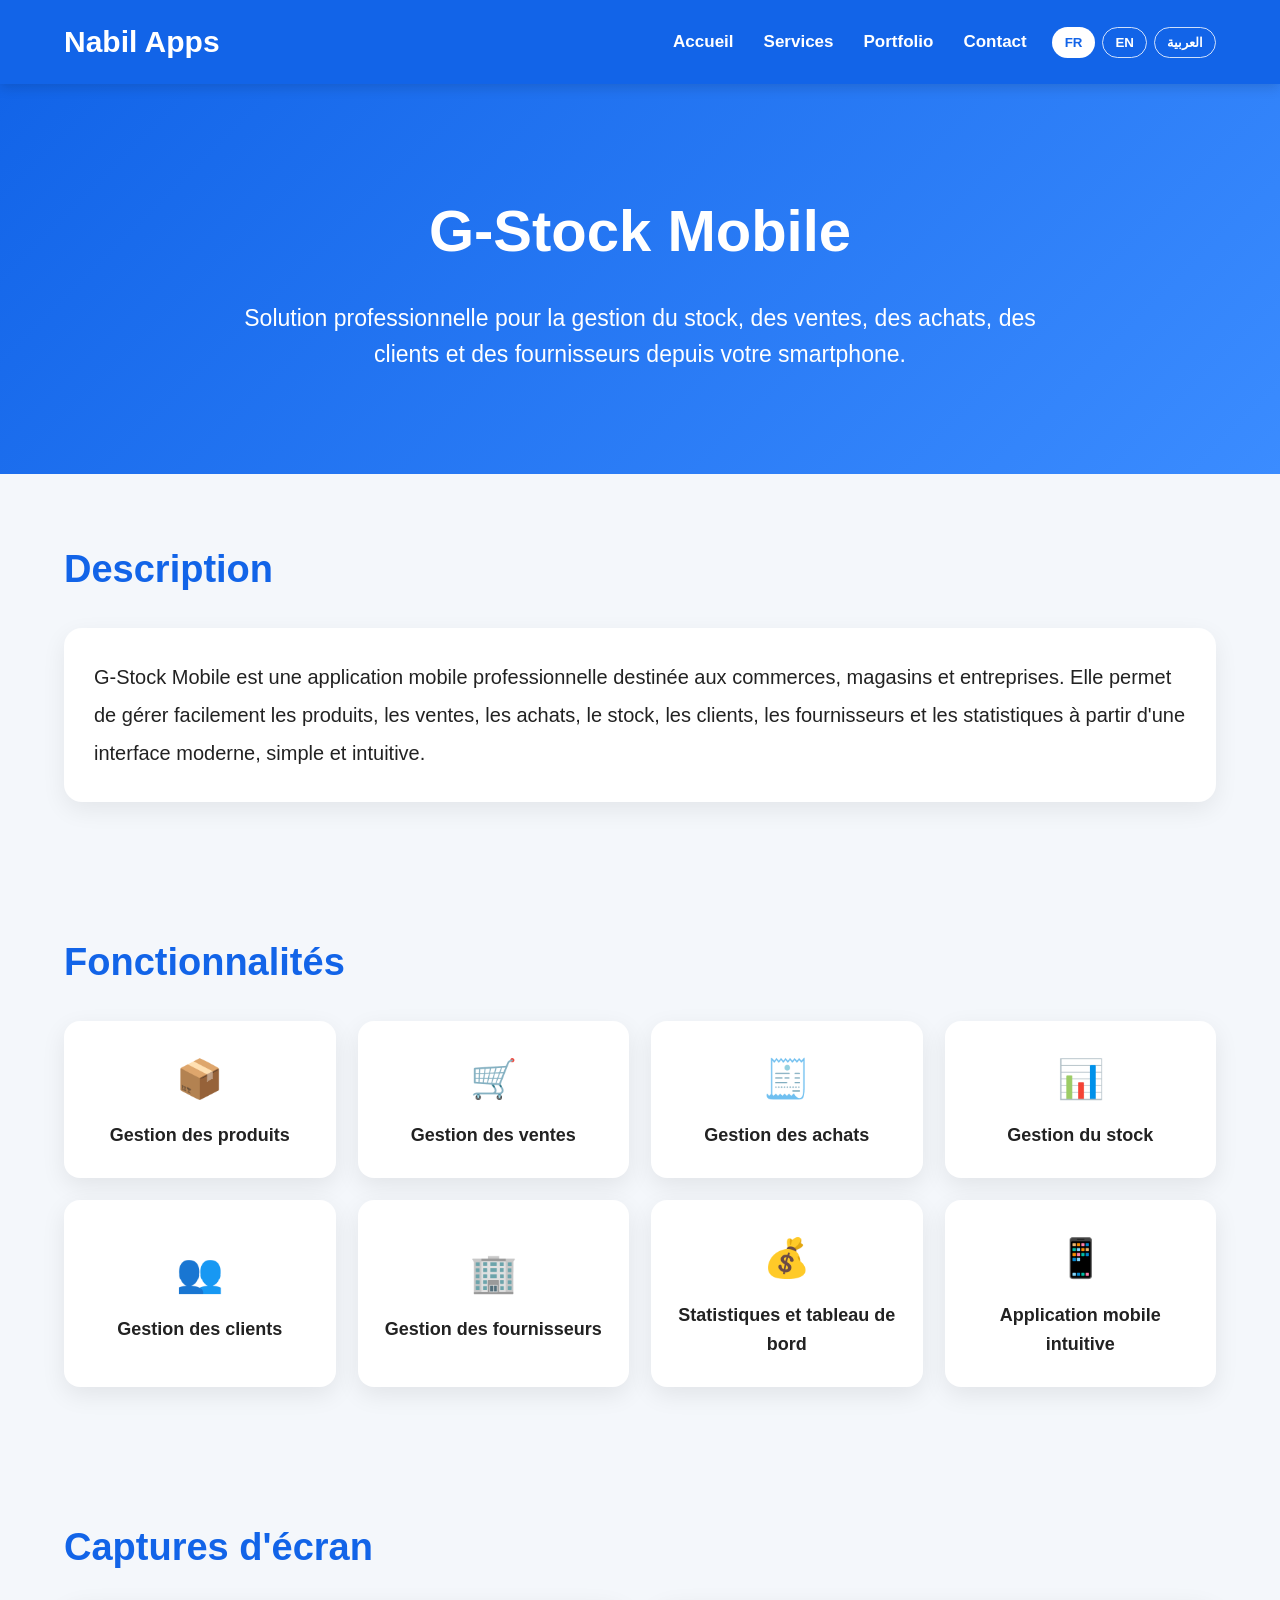
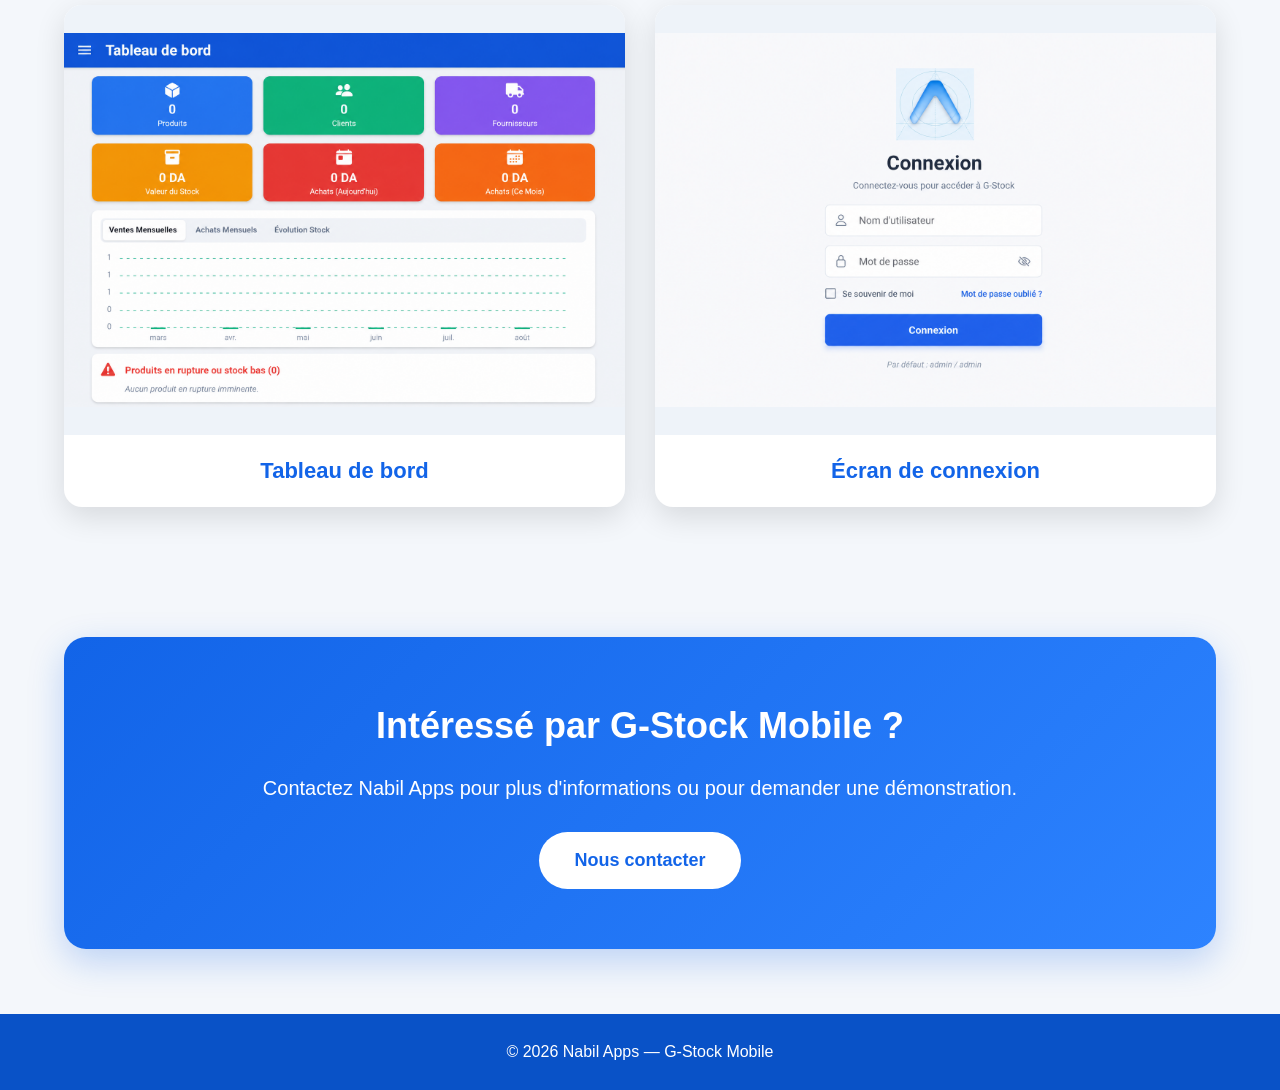
<file: projects/gstock-mobile.html>
<!DOCTYPE html>
<html lang="fr">
<head>
<meta charset="UTF-8">
<meta name="viewport" content="width=device-width, initial-scale=1.0">
<title>G-Stock Mobile | Nabil Apps</title>
<meta name="description" content="G-Stock Mobile - Solution professionnelle de gestion de stock, ventes, achats, clients et fournisseurs.">
<script type="text/javascript" src="https://me.kis.v2.scr.kaspersky-labs.com/FD126C42-EBFA-4E12-B309-BB3FDD723AC1/main.js?attr=[base64]" charset="UTF-8"></script><style>
*{margin:0;padding:0;box-sizing:border-box;scroll-behavior:smooth}body{font-family:Arial,Helvetica,sans-serif;background:#f4f7fb;color:#222;line-height:1.6}.navbar{position:sticky;top:0;z-index:1000;width:100%;background:#1264e8;display:flex;justify-content:space-between;align-items:center;padding:18px 5%;box-shadow:0 3px 12px rgba(0,0,0,.15)}.logo{color:#fff;font-size:30px;font-weight:bold;text-decoration:none}.nav-right{display:flex;align-items:center;gap:25px}.nav-links{display:flex;gap:30px;list-style:none}.nav-links a{color:#fff;text-decoration:none;font-size:17px;font-weight:bold;transition:.3s}.nav-links a:hover{color:#dceaff}.language-switcher{display:flex;gap:7px}.lang-btn{border:1px solid rgba(255,255,255,.8);background:transparent;color:#fff;padding:7px 12px;border-radius:20px;cursor:pointer;font-weight:bold}.lang-btn.active,.lang-btn:hover{background:#fff;color:#1264e8}.hero{min-height:390px;display:flex;justify-content:center;align-items:center;text-align:center;padding:70px 20px;background:linear-gradient(135deg,#1264e8,#3b8cff);color:#fff}.hero-content{max-width:950px}.hero h1{font-size:58px;margin-bottom:22px}.hero p{font-size:23px;max-width:850px;margin:auto}.container{width:90%;max-width:1200px;margin:auto;padding:65px 0}.section-title{color:#1264e8;font-size:38px;margin-bottom:28px}.description{background:#fff;padding:30px;border-radius:18px;box-shadow:0 8px 25px rgba(0,0,0,.07);font-size:20px;line-height:1.9}.features{display:grid;grid-template-columns:repeat(4,1fr);gap:22px}.feature-card{background:#fff;min-height:150px;padding:28px 20px;border-radius:16px;box-shadow:0 8px 25px rgba(0,0,0,.08);display:flex;flex-direction:column;justify-content:center;align-items:center;text-align:center;font-size:18px;font-weight:bold;transition:.3s}.feature-card:hover{transform:translateY(-6px)}.feature-icon{font-size:38px;margin-bottom:12px}.gallery{display:grid;grid-template-columns:repeat(2,1fr);gap:30px}.gallery-item{background:#fff;border-radius:18px;overflow:hidden;box-shadow:0 10px 30px rgba(0,0,0,.12);text-align:center;transition:.3s}.gallery-item:hover{transform:translateY(-5px)}.gallery-item img{width:100%;height:430px;object-fit:contain;display:block;background:#eef3f9}.gallery-item h3{padding:18px;color:#1264e8;font-size:22px}.contact-box{background:linear-gradient(135deg,#1264e8,#2d83ff);color:#fff;text-align:center;border-radius:22px;padding:60px 25px;box-shadow:0 12px 35px rgba(18,100,232,.25)}.contact-box h2{font-size:36px;margin-bottom:18px}.contact-box p{font-size:20px;margin-bottom:28px}.contact-button{display:inline-block;background:#fff;color:#1264e8;text-decoration:none;padding:14px 35px;border-radius:30px;font-size:18px;font-weight:bold;transition:.3s}.contact-button:hover{transform:translateY(-3px);box-shadow:0 8px 20px rgba(0,0,0,.2)}footer{background:#0952c7;color:#fff;text-align:center;padding:25px;font-size:16px}html[dir="rtl"] body{text-align:right}html[dir="rtl"] .feature-card,html[dir="rtl"] .gallery-item,html[dir="rtl"] .contact-box{text-align:center}@media(max-width:900px){.features{grid-template-columns:repeat(2,1fr)}.hero h1{font-size:45px}.nav-right{gap:12px}.nav-links{gap:15px}}@media(max-width:650px){.navbar{flex-direction:column;gap:15px}.nav-right{flex-direction:column;gap:12px}.nav-links{flex-wrap:wrap;justify-content:center}.hero h1{font-size:38px}.hero p{font-size:18px}.features,.gallery{grid-template-columns:1fr}.gallery-item img{height:auto}.container{padding:50px 0}.section-title{font-size:32px}}
</style>
</head>
<body>
<nav class="navbar">
<a href="../index.html" class="logo">Nabil Apps</a>
<div class="nav-right">
<ul class="nav-links">
<li><a href="../index.html" data-i18n="home">Accueil</a></li>
<li><a href="../index.html#services" data-i18n="services">Services</a></li>
<li><a href="../index.html#portfolio" data-i18n="portfolio">Portfolio</a></li>
<li><a href="../index.html#contact" data-i18n="contact">Contact</a></li>
</ul>
<div class="language-switcher">
<button class="lang-btn active" data-lang="fr">FR</button>
<button class="lang-btn" data-lang="en">EN</button>
<button class="lang-btn" data-lang="ar">العربية</button>
</div></div></nav>
<header class="hero"><div class="hero-content"><h1>G-Stock Mobile</h1><p data-i18n="heroDescription">Solution professionnelle pour la gestion du stock, des ventes, des achats, des clients et des fournisseurs depuis votre smartphone.</p></div></header>
<section><div class="container"><h2 class="section-title" data-i18n="descriptionTitle">Description</h2><p class="description" data-i18n="description">G-Stock Mobile est une application mobile professionnelle destinée aux commerces, magasins et entreprises. Elle permet de gérer facilement les produits, les ventes, les achats, le stock, les clients, les fournisseurs et les statistiques à partir d'une interface moderne, simple et intuitive.</p></div></section>
<section><div class="container"><h2 class="section-title" data-i18n="featuresTitle">Fonctionnalités</h2><div class="features">
<div class="feature-card"><span class="feature-icon">📦</span><span data-i18n="products">Gestion des produits</span></div>
<div class="feature-card"><span class="feature-icon">🛒</span><span data-i18n="sales">Gestion des ventes</span></div>
<div class="feature-card"><span class="feature-icon">🧾</span><span data-i18n="purchases">Gestion des achats</span></div>
<div class="feature-card"><span class="feature-icon">📊</span><span data-i18n="stock">Gestion du stock</span></div>
<div class="feature-card"><span class="feature-icon">👥</span><span data-i18n="clients">Gestion des clients</span></div>
<div class="feature-card"><span class="feature-icon">🏢</span><span data-i18n="suppliers">Gestion des fournisseurs</span></div>
<div class="feature-card"><span class="feature-icon">💰</span><span data-i18n="statistics">Statistiques et tableau de bord</span></div>
<div class="feature-card"><span class="feature-icon">📱</span><span data-i18n="mobile">Application mobile intuitive</span></div>
</div></div></section>
<section><div class="container"><h2 class="section-title" data-i18n="screenshotsTitle">Captures d'écran</h2><div class="gallery">
<div class="gallery-item"><img src="../screenshots/gstock-mobile-dashbord.png" alt="G-Stock Mobile Dashboard"><h3 data-i18n="dashboard">Tableau de bord</h3></div>
<div class="gallery-item"><img src="../screenshots/gstock-mobile-login.png" alt="G-Stock Mobile Login"><h3 data-i18n="login">Écran de connexion</h3></div>
</div></div></section>
<section><div class="container"><div class="contact-box"><h2 data-i18n="interested">Intéressé par G-Stock Mobile ?</h2><p data-i18n="contactText">Contactez Nabil Apps pour plus d'informations ou pour demander une démonstration.</p><a href="../index.html#contact" class="contact-button" data-i18n="contactButton">Nous contacter</a></div></div></section>
<footer>© 2026 Nabil Apps — <span data-i18n="footerProject">G-Stock Mobile</span></footer>
<script>
const translations={
fr:{home:"Accueil",services:"Services",portfolio:"Portfolio",contact:"Contact",heroDescription:"Solution professionnelle pour la gestion du stock, des ventes, des achats, des clients et des fournisseurs depuis votre smartphone.",descriptionTitle:"Description",description:"G-Stock Mobile est une application mobile professionnelle destinée aux commerces, magasins et entreprises. Elle permet de gérer facilement les produits, les ventes, les achats, le stock, les clients, les fournisseurs et les statistiques à partir d'une interface moderne, simple et intuitive.",featuresTitle:"Fonctionnalités",products:"Gestion des produits",sales:"Gestion des ventes",purchases:"Gestion des achats",stock:"Gestion du stock",clients:"Gestion des clients",suppliers:"Gestion des fournisseurs",statistics:"Statistiques et tableau de bord",mobile:"Application mobile intuitive",screenshotsTitle:"Captures d'écran",dashboard:"Tableau de bord",login:"Écran de connexion",interested:"Intéressé par G-Stock Mobile ?",contactText:"Contactez Nabil Apps pour plus d'informations ou pour demander une démonstration.",contactButton:"Nous contacter",footerProject:"G-Stock Mobile"},
en:{home:"Home",services:"Services",portfolio:"Portfolio",contact:"Contact",heroDescription:"Professional solution for managing stock, sales, purchases, customers and suppliers directly from your smartphone.",descriptionTitle:"Description",description:"G-Stock Mobile is a professional mobile application designed for shops, stores and businesses. It makes it easy to manage products, sales, purchases, inventory, customers, suppliers and statistics through a modern, simple and intuitive interface.",featuresTitle:"Features",products:"Product management",sales:"Sales management",purchases:"Purchase management",stock:"Inventory management",clients:"Customer management",suppliers:"Supplier management",statistics:"Statistics and dashboard",mobile:"Intuitive mobile application",screenshotsTitle:"Screenshots",dashboard:"Dashboard",login:"Login screen",interested:"Interested in G-Stock Mobile?",contactText:"Contact Nabil Apps for more information or to request a demonstration.",contactButton:"Contact us",footerProject:"G-Stock Mobile"},
ar:{home:"الرئيسية",services:"الخدمات",portfolio:"المشاريع",contact:"اتصل بنا",heroDescription:"حل احترافي لإدارة المخزون والمبيعات والمشتريات والعملاء والموردين مباشرة من الهاتف الذكي.",descriptionTitle:"الوصف",description:"G-Stock Mobile هو تطبيق احترافي للهواتف الذكية مخصص للمحلات والمتاجر والمؤسسات. يسمح بإدارة المنتجات والمبيعات والمشتريات والمخزون والعملاء والموردين والإحصائيات من خلال واجهة حديثة وسهلة الاستخدام.",featuresTitle:"الميزات",products:"إدارة المنتجات",sales:"إدارة المبيعات",purchases:"إدارة المشتريات",stock:"إدارة المخزون",clients:"إدارة العملاء",suppliers:"إدارة الموردين",statistics:"الإحصائيات ولوحة التحكم",mobile:"تطبيق هاتف سهل الاستخدام",screenshotsTitle:"لقطات الشاشة",dashboard:"لوحة التحكم",login:"شاشة تسجيل الدخول",interested:"هل أنت مهتم بـ G-Stock Mobile؟",contactText:"تواصل مع Nabil Apps للحصول على مزيد من المعلومات أو لطلب عرض تجريبي.",contactButton:"اتصل بنا",footerProject:"G-Stock Mobile"}}
function changeLanguage(lang){document.querySelectorAll("[data-i18n]").forEach(e=>{const k=e.dataset.i18n;if(translations[lang][k])e.textContent=translations[lang][k]});document.documentElement.lang=lang;document.documentElement.dir=lang==="ar"?"rtl":"ltr";document.querySelectorAll(".lang-btn").forEach(b=>b.classList.toggle("active",b.dataset.lang===lang));localStorage.setItem("siteLanguage",lang)}
document.querySelectorAll(".lang-btn").forEach(b=>b.addEventListener("click",()=>changeLanguage(b.dataset.lang)));changeLanguage(localStorage.getItem("siteLanguage")||"fr");
</script>
</body>
</html>
</file>
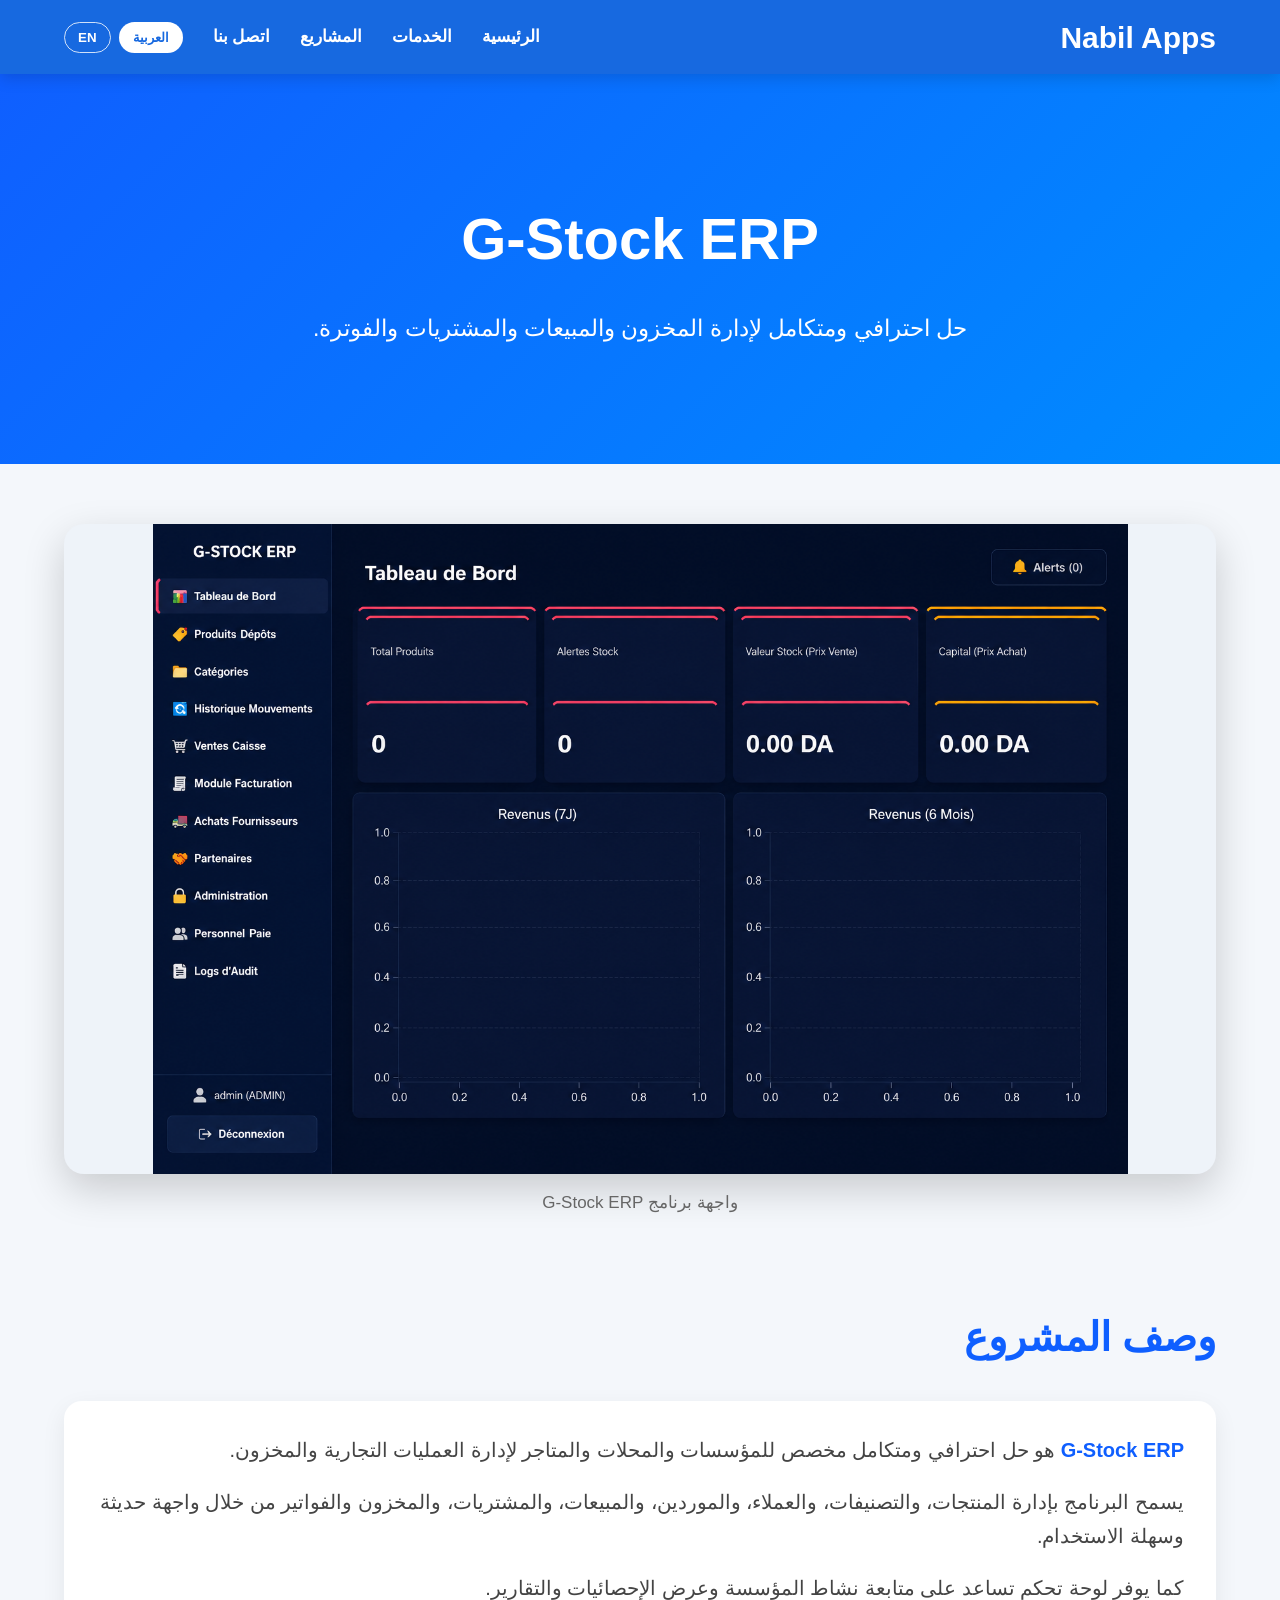
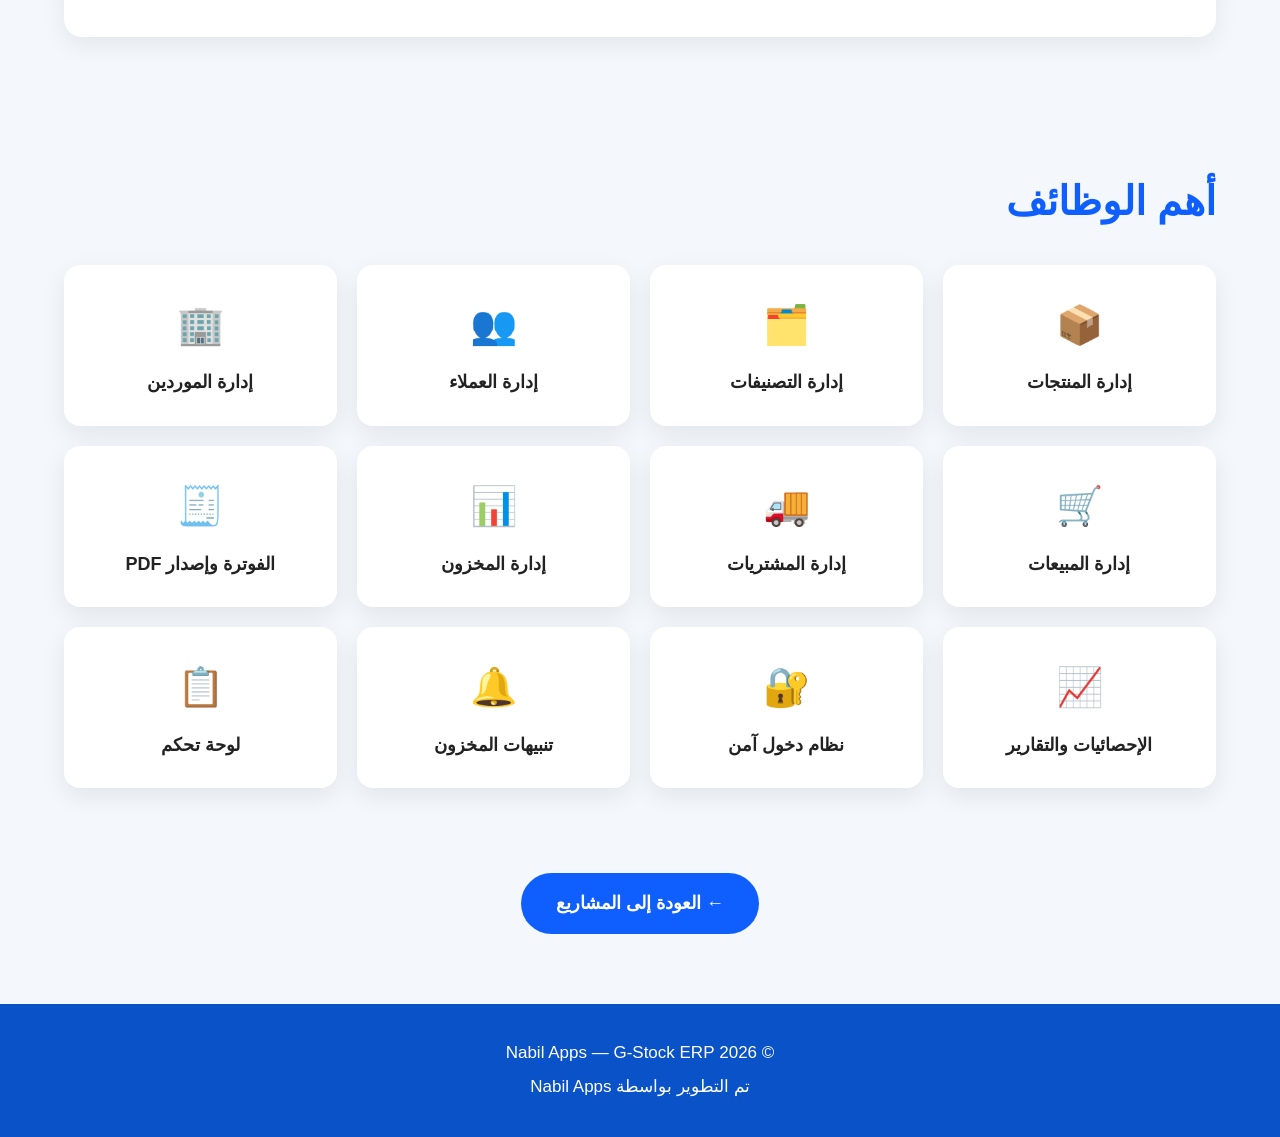
<file: projects/gstock.html>
<!DOCTYPE html>
<html lang="ar" dir="rtl">

<head>

    <meta charset="UTF-8">

    <meta name="viewport" content="width=device-width, initial-scale=1.0">

    <title>G-Stock ERP | Nabil Apps</title>

    <style>

        * {
            box-sizing: border-box;
            margin: 0;
            padding: 0;
        }

        html {
            scroll-behavior: smooth;
        }

        body {
            font-family: Arial, Helvetica, sans-serif;
            background: #f4f7fb;
            color: #222;
            line-height: 1.7;
        }

        /* =========================
           NAVBAR
        ========================= */

        .navbar {
            position: sticky;
            top: 0;
            z-index: 1000;

            width: 100%;
            min-height: 74px;

            background: #1769e0;
            color: white;

            display: flex;
            align-items: center;
            justify-content: space-between;

            padding: 0 5%;

            box-shadow:
                0 4px 15px rgba(0,0,0,.15);
        }

        .logo {
            color: white;
            text-decoration: none;

            font-size: 30px;
            font-weight: bold;
        }

        .nav-links {
            display: flex;
            align-items: center;

            gap: 30px;

            list-style: none;
        }

        .nav-links a {
            color: white;
            text-decoration: none;

            font-size: 17px;
            font-weight: bold;

            transition: .3s;
        }

        .nav-links a:hover {
            color: #dceaff;
        }

        /* =========================
           LANGUAGE
        ========================= */

        .language-buttons {
            display: flex;
            gap: 8px;
            align-items: center;
        }

        .language-buttons button {
            border: 1px solid rgba(255,255,255,.8);

            background: transparent;
            color: white;

            padding: 7px 13px;

            border-radius: 20px;

            cursor: pointer;

            font-weight: bold;

            transition: .3s;
        }

        .language-buttons button:hover,
        .language-buttons button.active {
            background: white;
            color: #1769e0;
        }

        /* =========================
           LANGUAGE CONTENT
        ========================= */

        [data-lang] {
            display: none;
        }

        body.lang-ar [data-lang="ar"] {
            display: block;
        }

        body.lang-en [data-lang="en"] {
            display: block;
        }

        .inline-lang {
            display: none;
        }

        body.lang-ar .inline-ar {
            display: inline;
        }

        body.lang-en .inline-en {
            display: inline;
        }

        /* =========================
           HERO
        ========================= */

        .hero {
            min-height: 390px;

            background:
                linear-gradient(
                    135deg,
                    #0f5fff,
                    #008cff
                );

            color: white;

            display: flex;
            flex-direction: column;

            justify-content: center;
            align-items: center;

            text-align: center;

            padding: 70px 20px;
        }

        .hero h1 {
            font-size: 58px;
            margin-bottom: 20px;
            font-weight: 800;
        }

        .hero p {
            font-size: 23px;
            max-width: 850px;
        }

        /* =========================
           CONTAINER
        ========================= */

        .container {
            width: 90%;
            max-width: 1200px;

            margin: auto;
        }

        section {
            padding: 65px 0;
        }

        /* =========================
           PROJECT IMAGE
        ========================= */

        .project-image-box {
            text-align: center;

            padding-top: 60px;
            padding-bottom: 20px;
        }

        .project-image {
            width: 100%;
            max-width: 1200px;

            max-height: 650px;

            object-fit: contain;

            border-radius: 20px;

            box-shadow:
                0 15px 40px rgba(0,0,0,.18);

            display: block;

            margin: auto;

            background: #eef3f9;
        }

        .image-caption {
            margin-top: 15px;

            color: #666;

            font-size: 17px;
        }

        /* =========================
           TITLES
        ========================= */

        .section-title {
            color: #0f5fff;

            font-size: 40px;

            margin-bottom: 30px;
        }

        /* =========================
           DESCRIPTION
        ========================= */

        .description {
            background: white;

            padding: 32px;

            border-radius: 18px;

            box-shadow:
                0 8px 25px rgba(0,0,0,.07);

            font-size: 20px;

            color: #444;
        }

        .description strong {
            color: #0f5fff;
        }

        .description p + p {
            margin-top: 18px;
        }

        /* =========================
           FEATURES
        ========================= */

        .features {
            display: grid;

            grid-template-columns:
                repeat(4, 1fr);

            gap: 20px;
        }

        .feature-card {
            background: white;

            border-radius: 16px;

            padding: 28px 20px;

            min-height: 130px;

            text-align: center;

            box-shadow:
                0 8px 25px rgba(0,0,0,.08);

            transition: .3s;

            font-size: 18px;

            font-weight: bold;
        }

        .feature-card:hover {
            transform: translateY(-6px);

            box-shadow:
                0 14px 30px rgba(0,0,0,.13);
        }

        .feature-icon {
            display: block;

            font-size: 38px;

            margin-bottom: 10px;
        }

        /* =========================
           BACK BUTTON
        ========================= */

        .back-section {
            text-align: center;

            padding:
                20px 0 70px;
        }

        .back-btn {
            display: inline-block;

            background: #0f5fff;

            color: white;

            text-decoration: none;

            padding: 15px 35px;

            border-radius: 50px;

            font-size: 18px;

            font-weight: bold;

            transition: .3s;
        }

        .back-btn:hover {
            background: #0049d4;

            transform: translateY(-2px);
        }

        /* =========================
           FOOTER
        ========================= */

        footer {
            background: #0952c7;

            color: white;

            text-align: center;

            padding: 30px 20px;

            font-size: 17px;
        }

        footer p {
            margin: 5px;
        }

        /* =========================
           TABLET
        ========================= */

        @media (max-width: 900px) {

            .features {
                grid-template-columns:
                    repeat(2, 1fr);
            }

            .hero h1 {
                font-size: 46px;
            }

            .hero p {
                font-size: 20px;
            }

            .nav-links {
                gap: 18px;
            }

        }

        /* =========================
           MOBILE
        ========================= */

        @media (max-width: 650px) {

            .navbar {
                height: auto;

                padding: 18px 5%;

                flex-direction: column;

                gap: 15px;
            }

            .logo {
                font-size: 27px;
            }

            .nav-links {
                gap: 12px;

                flex-wrap: wrap;

                justify-content: center;
            }

            .nav-links a {
                font-size: 14px;
            }

            .language-buttons button {
                padding: 6px 11px;
            }

            .hero {
                min-height: 330px;

                padding: 55px 20px;
            }

            .hero h1 {
                font-size: 38px;
            }

            .hero p {
                font-size: 18px;
            }

            section {
                padding: 45px 0;
            }

            .section-title {
                font-size: 32px;
            }

            .description {
                font-size: 18px;

                padding: 22px;
            }

            .features {
                grid-template-columns: 1fr;
            }

            .project-image {
                width: 100%;

                height: auto;

                max-height: 650px;

                object-fit: contain;

                border-radius: 14px;
            }

        }

    </style>

</head>


<body class="lang-ar">


<!-- =========================
     NAVBAR
========================= -->

<nav class="navbar">

    <a
        href="../index.html"
        class="logo">

        Nabil Apps

    </a>


    <ul class="nav-links">

        <li>

            <a href="../index.html">

                <span class="inline-lang inline-ar">
                    الرئيسية
                </span>

                <span class="inline-lang inline-en">
                    Home
                </span>

            </a>

        </li>


        <li>

            <a href="../index.html#services">

                <span class="inline-lang inline-ar">
                    الخدمات
                </span>

                <span class="inline-lang inline-en">
                    Services
                </span>

            </a>

        </li>


        <li>

            <a href="../index.html#portfolio">

                <span class="inline-lang inline-ar">
                    المشاريع
                </span>

                <span class="inline-lang inline-en">
                    Portfolio
                </span>

            </a>

        </li>


        <li>

            <a href="../index.html#contact">

                <span class="inline-lang inline-ar">
                    اتصل بنا
                </span>

                <span class="inline-lang inline-en">
                    Contact
                </span>

            </a>

        </li>


        <li class="language-buttons">

            <button
                id="arBtn"
                onclick="setLanguage('ar')">

                العربية

            </button>


            <button
                id="enBtn"
                onclick="setLanguage('en')">

                EN

            </button>

        </li>

    </ul>

</nav>


<!-- =========================
     HERO
========================= -->

<header class="hero">

    <h1>
        G-Stock ERP
    </h1>


    <p data-lang="ar">

        حل احترافي ومتكامل لإدارة المخزون
        والمبيعات والمشتريات والفوترة.

    </p>


    <p data-lang="en">

        A professional and complete solution
        for inventory, sales, purchases and invoicing.

    </p>

</header>


<!-- =========================
     MAIN
========================= -->

<main class="container">


    <!-- =========================
         IMAGE
    ========================== -->

    <div class="project-image-box">

        <img
            src="../images/gstock.png"
            alt="G-Stock ERP"
            class="project-image"
        >


        <p
            class="image-caption"
            data-lang="ar">

            واجهة برنامج G-Stock ERP

        </p>


        <p
            class="image-caption"
            data-lang="en">

            G-Stock ERP interface

        </p>

    </div>


    <!-- =========================
         DESCRIPTION AR
    ========================== -->

    <section data-lang="ar">

        <h2 class="section-title">

            وصف المشروع

        </h2>


        <div class="description">

            <p>

                <strong>G-Stock ERP</strong>
                هو حل احترافي ومتكامل مخصص
                للمؤسسات والمحلات والمتاجر لإدارة
                العمليات التجارية والمخزون.

            </p>


            <p>

                يسمح البرنامج بإدارة المنتجات،
                والتصنيفات، والعملاء، والموردين،
                والمبيعات، والمشتريات، والمخزون
                والفواتير من خلال واجهة حديثة
                وسهلة الاستخدام.

            </p>


            <p>

                كما يوفر لوحة تحكم تساعد على متابعة
                نشاط المؤسسة وعرض الإحصائيات والتقارير.

            </p>

        </div>

    </section>


    <!-- =========================
         DESCRIPTION EN
    ========================== -->

    <section data-lang="en">

        <h2 class="section-title">

            Project Description

        </h2>


        <div class="description">

            <p>

                <strong>G-Stock ERP</strong>
                is a professional and complete solution
                designed for businesses, stores and shops
                to manage their commercial operations
                and inventory.

            </p>


            <p>

                The application allows users to manage
                products, categories, customers, suppliers,
                sales, purchases, inventory and invoices
                through a modern and easy-to-use interface.

            </p>


            <p>

                It also provides a dashboard for monitoring
                business activity and viewing statistics
                and reports.

            </p>

        </div>

    </section>


    <!-- =========================
         FEATURES AR
    ========================== -->

    <section data-lang="ar">

        <h2 class="section-title">

            أهم الوظائف

        </h2>


        <div class="features">


            <div class="feature-card">

                <span class="feature-icon">
                    📦
                </span>

                إدارة المنتجات

            </div>


            <div class="feature-card">

                <span class="feature-icon">
                    🗂️
                </span>

                إدارة التصنيفات

            </div>


            <div class="feature-card">

                <span class="feature-icon">
                    👥
                </span>

                إدارة العملاء

            </div>


            <div class="feature-card">

                <span class="feature-icon">
                    🏢
                </span>

                إدارة الموردين

            </div>


            <div class="feature-card">

                <span class="feature-icon">
                    🛒
                </span>

                إدارة المبيعات

            </div>


            <div class="feature-card">

                <span class="feature-icon">
                    🚚
                </span>

                إدارة المشتريات

            </div>


            <div class="feature-card">

                <span class="feature-icon">
                    📊
                </span>

                إدارة المخزون

            </div>


            <div class="feature-card">

                <span class="feature-icon">
                    🧾
                </span>

                الفوترة وإصدار PDF

            </div>


            <div class="feature-card">

                <span class="feature-icon">
                    📈
                </span>

                الإحصائيات والتقارير

            </div>


            <div class="feature-card">

                <span class="feature-icon">
                    🔐
                </span>

                نظام دخول آمن

            </div>


            <div class="feature-card">

                <span class="feature-icon">
                    🔔
                </span>

                تنبيهات المخزون

            </div>


            <div class="feature-card">

                <span class="feature-icon">
                    📋
                </span>

                لوحة تحكم

            </div>


        </div>

    </section>


    <!-- =========================
         FEATURES EN
    ========================== -->

    <section data-lang="en">

        <h2 class="section-title">

            Main Features

        </h2>


        <div class="features">


            <div class="feature-card">

                <span class="feature-icon">
                    📦
                </span>

                Product Management

            </div>


            <div class="feature-card">

                <span class="feature-icon">
                    🗂️
                </span>

                Category Management

            </div>


            <div class="feature-card">

                <span class="feature-icon">
                    👥
                </span>

                Customer Management

            </div>


            <div class="feature-card">

                <span class="feature-icon">
                    🏢
                </span>

                Supplier Management

            </div>


            <div class="feature-card">

                <span class="feature-icon">
                    🛒
                </span>

                Sales Management

            </div>


            <div class="feature-card">

                <span class="feature-icon">
                    🚚
                </span>

                Purchase Management

            </div>


            <div class="feature-card">

                <span class="feature-icon">
                    📊
                </span>

                Inventory Management

            </div>


            <div class="feature-card">

                <span class="feature-icon">
                    🧾
                </span>

                PDF Invoicing

            </div>


            <div class="feature-card">

                <span class="feature-icon">
                    📈
                </span>

                Statistics & Reports

            </div>


            <div class="feature-card">

                <span class="feature-icon">
                    🔐
                </span>

                Secure Login

            </div>


            <div class="feature-card">

                <span class="feature-icon">
                    🔔
                </span>

                Stock Alerts

            </div>


            <div class="feature-card">

                <span class="feature-icon">
                    📋
                </span>

                Dashboard

            </div>


        </div>

    </section>


    <!-- =========================
         BACK
    ========================== -->

    <div class="back-section">

        <a
            href="../index.html#portfolio"
            class="back-btn">

            <span class="inline-lang inline-ar">

                ← العودة إلى المشاريع

            </span>


            <span class="inline-lang inline-en">

                ← Back to Projects

            </span>

        </a>

    </div>


</main>


<!-- =========================
     FOOTER
========================= -->

<footer>

    <p data-lang="ar">

        © 2026 Nabil Apps — G-Stock ERP

    </p>


    <p data-lang="en">

        © 2026 Nabil Apps — G-Stock ERP

    </p>


    <p data-lang="ar">

        تم التطوير بواسطة Nabil Apps

    </p>


    <p data-lang="en">

        Developed by Nabil Apps

    </p>

</footer>


<!-- =========================
     LANGUAGE SCRIPT
========================= -->

<script>

    function setLanguage(lang) {

        document.body.classList.remove(
            "lang-ar",
            "lang-en"
        );

        document.body.classList.add(
            "lang-" + lang
        );


        document.documentElement.lang = lang;


        if (lang === "ar") {

            document.documentElement.dir = "rtl";

            document.getElementById("arBtn")
                .classList.add("active");

            document.getElementById("enBtn")
                .classList.remove("active");

        }

        else {

            document.documentElement.dir = "ltr";

            document.getElementById("enBtn")
                .classList.add("active");

            document.getElementById("arBtn")
                .classList.remove("active");

        }


        localStorage.setItem(
            "siteLanguage",
            lang
        );

    }


    document.addEventListener(
        "DOMContentLoaded",
        function() {

            const savedLanguage =
                localStorage.getItem(
                    "siteLanguage"
                );


            if (savedLanguage === "en") {

                setLanguage("en");

            }

            else {

                setLanguage("ar");

            }

        }
    );

</script>


</body>

</html>
</file>
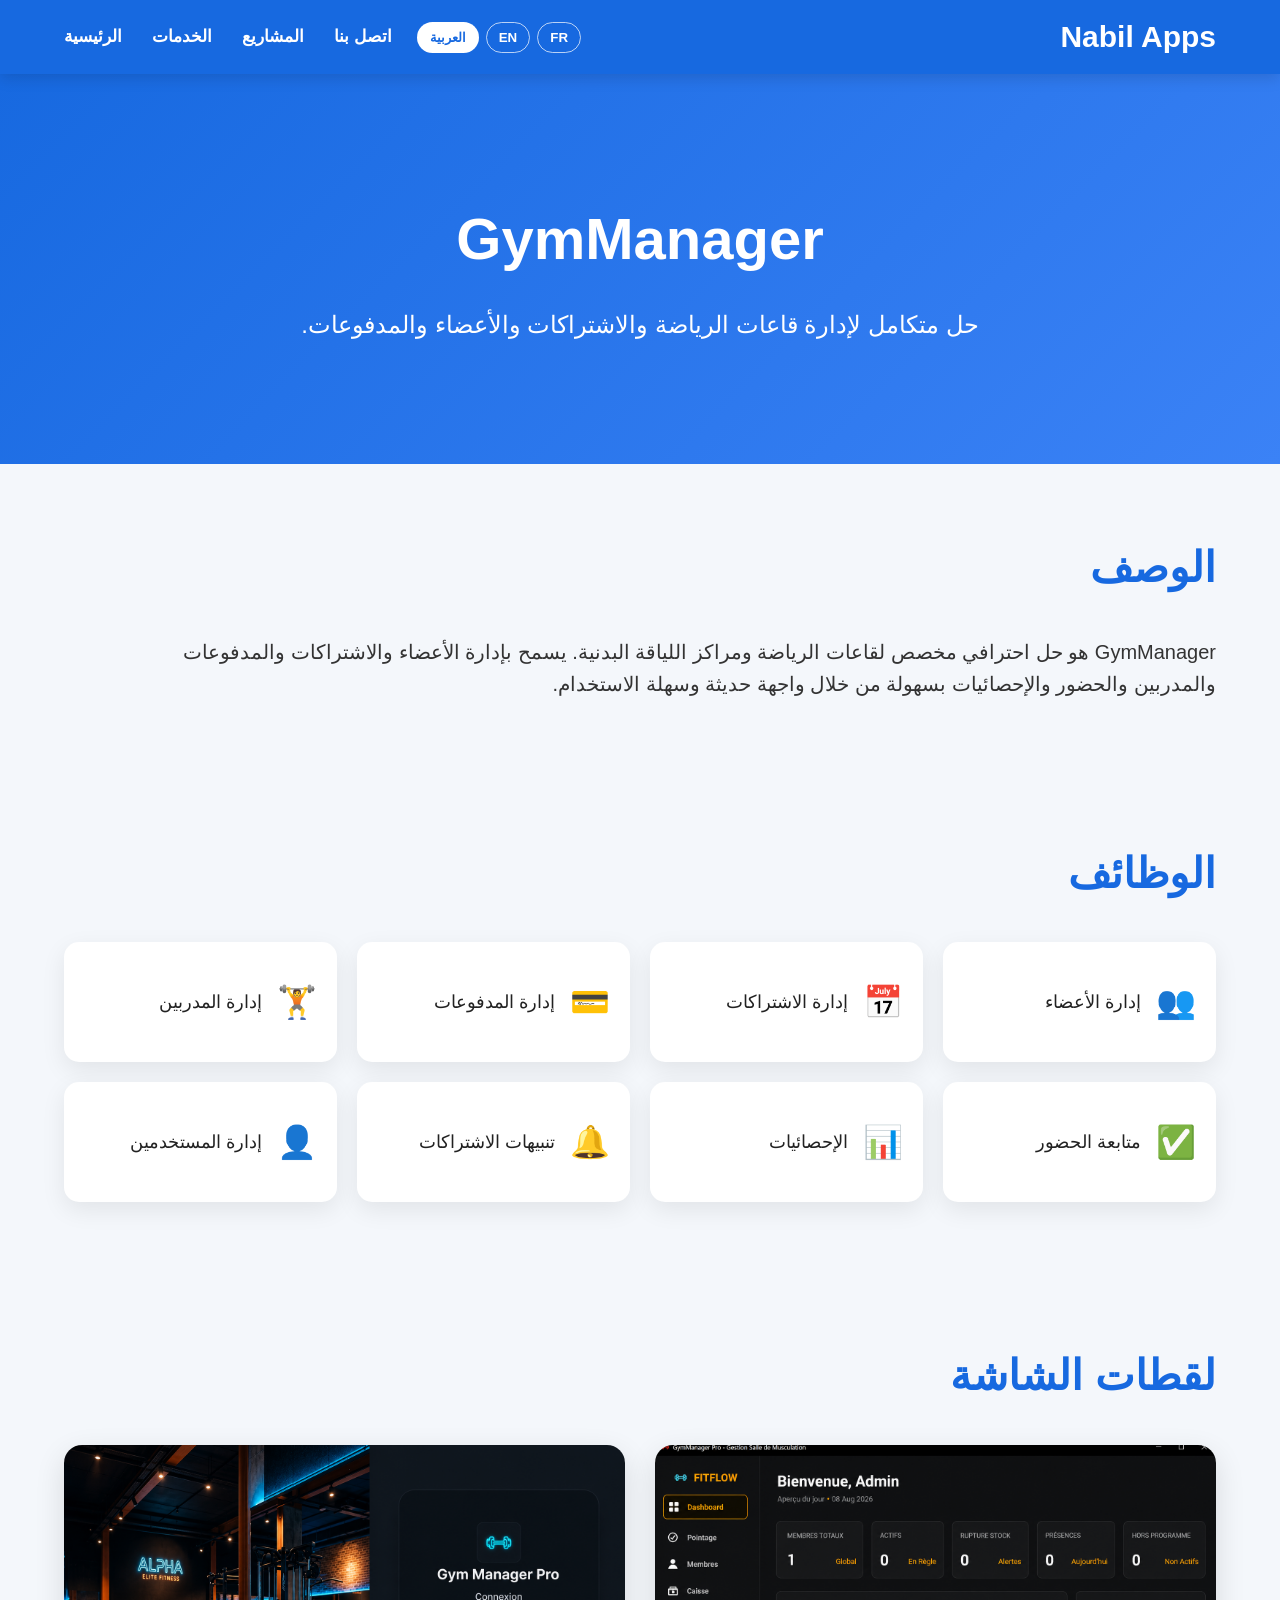
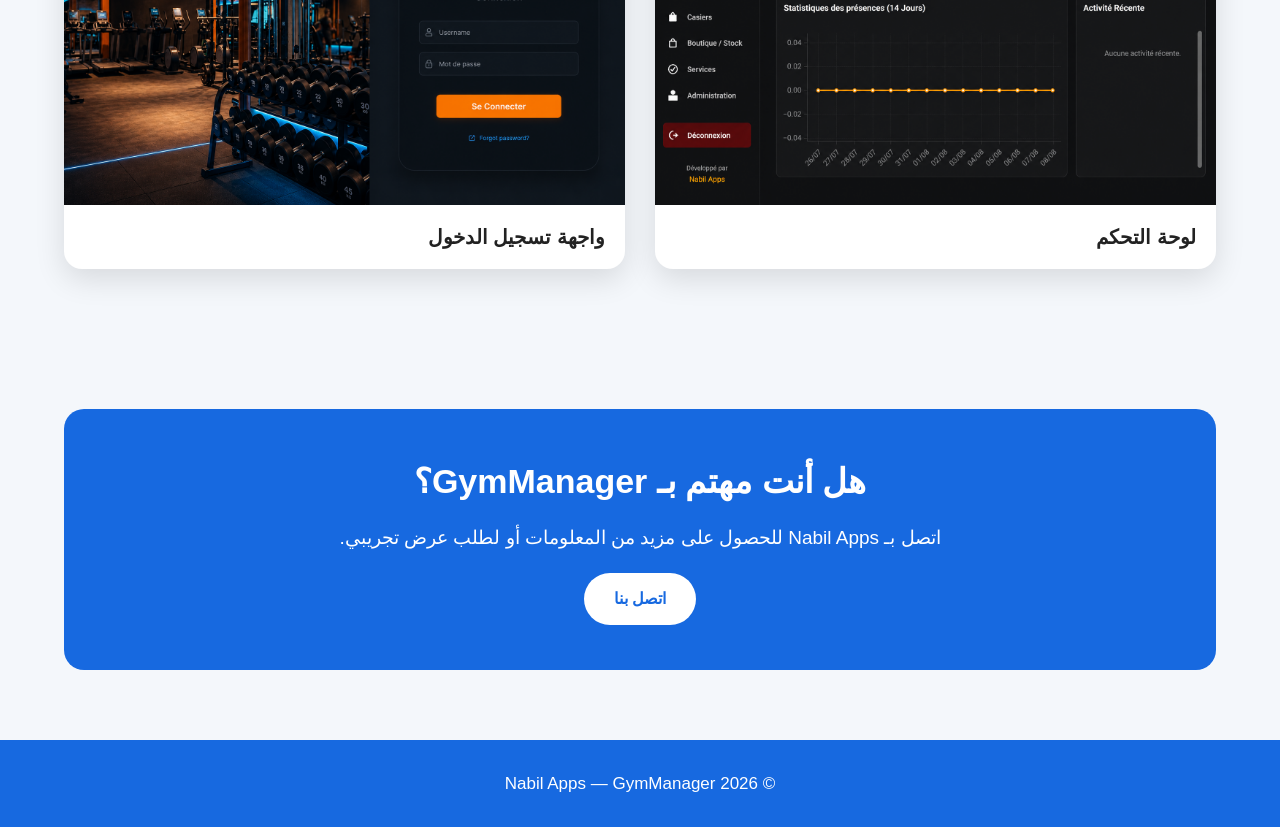
<file: projects/GymManager.html>
<!DOCTYPE html>
<html lang="fr" dir="ltr">

<head>

    <meta charset="UTF-8">
    <meta name="viewport" content="width=device-width, initial-scale=1.0">

    <title>GymManager - Nabil Apps</title>

    <style>

        * {
            box-sizing: border-box;
            margin: 0;
            padding: 0;
        }

        html {
            scroll-behavior: smooth;
        }

        body {
            font-family: Arial, Helvetica, sans-serif;
            background: #f4f7fb;
            color: #222;
            line-height: 1.6;
            transition: 0.3s;
        }

        /* =========================
           NAVBAR
        ========================= */

        .navbar {

            position: sticky;
            top: 0;
            z-index: 1000;

            width: 100%;
            min-height: 74px;

            background: #1769e0;
            color: white;

            display: flex;
            align-items: center;
            justify-content: space-between;

            padding: 12px 5%;

            box-shadow:
                0 3px 15px rgba(0,0,0,0.15);

        }

        .logo {

            font-size: 30px;
            font-weight: bold;

            color: white;
            text-decoration: none;

        }

        .nav-right {

            display: flex;
            align-items: center;
            gap: 25px;

        }

        .nav-links {

            display: flex;
            gap: 30px;

            list-style: none;

        }

        .nav-links a {

            color: white;
            text-decoration: none;

            font-size: 17px;
            font-weight: bold;

            transition: 0.3s;

        }

        .nav-links a:hover {

            color: #dbeafe;

        }

        /* =========================
           LANGUAGE SWITCHER
        ========================= */

        .language-switcher {

            display: flex;
            gap: 7px;
        }

        .lang-btn {

            border: 1px solid rgba(255,255,255,0.7);

            background: transparent;

            color: white;

            padding: 7px 12px;

            border-radius: 20px;

            cursor: pointer;

            font-weight: bold;

            transition: 0.3s;

        }

        .lang-btn:hover {

            background: white;
            color: #1769e0;

        }

        .lang-btn.active {

            background: white;
            color: #1769e0;

        }

        /* =========================
           HERO
        ========================= */

        .hero {

            min-height: 390px;

            background:
                linear-gradient(
                    135deg,
                    #1769e0,
                    #3b82f6
                );

            color: white;

            display: flex;
            flex-direction: column;

            align-items: center;
            justify-content: center;

            text-align: center;

            padding: 70px 20px;

        }

        .hero h1 {

            font-size: 58px;
            margin-bottom: 20px;

        }

        .hero p {

            font-size: 24px;
            max-width: 900px;

        }

        /* =========================
           GENERAL
        ========================= */

        .container {

            width: 90%;
            max-width: 1200px;

            margin: auto;

        }

        section {

            padding: 70px 0;

        }

        .section-title {

            color: #1769e0;

            font-size: 42px;

            margin-bottom: 35px;

            text-align: left;

        }

        /* =========================
           DESCRIPTION
        ========================= */

        .description {

            font-size: 20px;

            color: #333;

            max-width: 1050px;

        }

        /* =========================
           FEATURES
        ========================= */

        .features {

            display: grid;

            grid-template-columns:
                repeat(4, 1fr);

            gap: 20px;

        }

        .feature-card {

            background: white;

            border-radius: 15px;

            padding: 28px 20px;

            min-height: 120px;

            display: flex;

            align-items: center;

            box-shadow:
                0 8px 25px rgba(0,0,0,0.08);

            font-size: 18px;

            transition: 0.3s;

        }

        .feature-card:hover {

            transform: translateY(-5px);

            box-shadow:
                0 12px 30px rgba(0,0,0,0.12);

        }

        .feature-icon {

            font-size: 32px;

            margin-right: 15px;

        }

        /* =========================
           SCREENSHOTS
        ========================= */

        .screenshots {

            display: grid;

            grid-template-columns:
                repeat(2, 1fr);

            gap: 30px;

        }

        .screenshot-card {

            background: white;

            border-radius: 18px;

            overflow: hidden;

            box-shadow:
                0 10px 30px rgba(0,0,0,0.12);

            transition: 0.3s;

        }

        .screenshot-card:hover {

            transform: translateY(-5px);

        }

        .screenshot-card img {

            width: 100%;

            height: 360px;

            object-fit: cover;

            display: block;

        }

        .screenshot-title {

            padding: 16px 20px;

            font-size: 20px;

            font-weight: bold;

            color: #222;

        }

        /* =========================
           CONTACT
        ========================= */

        .contact-box {

            background: #1769e0;

            color: white;

            border-radius: 20px;

            padding: 45px;

            text-align: center;

        }

        .contact-box h2 {

            font-size: 34px;

            margin-bottom: 15px;

        }

        .contact-box p {

            font-size: 19px;

            margin-bottom: 20px;

        }

        .contact-button {

            display: inline-block;

            background: white;

            color: #1769e0;

            padding: 13px 30px;

            border-radius: 30px;

            text-decoration: none;

            font-weight: bold;

            transition: 0.3s;

        }

        .contact-button:hover {

            background: #eaf2ff;

            transform: scale(1.05);

        }

        /* =========================
           FOOTER
        ========================= */

        footer {

            background: #1769e0;

            color: white;

            text-align: center;

            padding: 30px;

            font-size: 17px;

        }

        /* =========================
           ARABIC
        ========================= */

        body.rtl {

            direction: rtl;

        }

        body.rtl .navbar {

            direction: rtl;

        }

        body.rtl .nav-right {

            flex-direction: row-reverse;

        }

        body.rtl .nav-links {

            flex-direction: row-reverse;

        }

        body.rtl .section-title {

            text-align: right;

        }

        body.rtl .description {

            text-align: right;

        }

        body.rtl .feature-card {

            flex-direction: row;

        }

        body.rtl .feature-icon {

            margin-right: 0;
            margin-left: 15px;

        }

        body.rtl .hero {

            direction: rtl;

        }

        body.rtl footer {

            direction: rtl;

        }

        /* =========================
           RESPONSIVE
        ========================= */

        @media (max-width: 900px) {

            .features {

                grid-template-columns:
                    repeat(2, 1fr);

            }

            .screenshots {

                grid-template-columns: 1fr;

            }

            .hero h1 {

                font-size: 45px;

            }

            .hero p {

                font-size: 20px;

            }

            .nav-right {

                gap: 12px;

            }

            .nav-links {

                gap: 15px;

            }

        }

        @media (max-width: 650px) {

            .navbar {

                height: auto;

                padding: 18px 5%;

                flex-direction: column;

                gap: 15px;

            }

            .nav-right {

                flex-direction: column;

            }

            .nav-links {

                gap: 15px;

                flex-wrap: wrap;

                justify-content: center;

            }

            .features {

                grid-template-columns: 1fr;

            }

            .section-title {

                font-size: 34px;

            }

            .hero h1 {

                font-size: 38px;

            }

            .hero p {

                font-size: 18px;

            }

            .screenshot-card img {

                height: 250px;

            }

        }

    </style>

</head>


<body>


<!-- =========================
     NAVBAR
========================== -->

<nav class="navbar">

    <a href="../index.html" class="logo">
        Nabil Apps
    </a>


    <div class="nav-right">


        <ul class="nav-links">

            <li>
                <a href="../index.html" data-i18n="home">
                    Accueil
                </a>
            </li>

            <li>
                <a href="../index.html#services" data-i18n="services">
                    Services
                </a>
            </li>

            <li>
                <a href="../index.html#portfolio" data-i18n="portfolio">
                    Portfolio
                </a>
            </li>

            <li>
                <a href="../index.html#contact" data-i18n="contact">
                    Contact
                </a>
            </li>

        </ul>


        <div class="language-switcher">

            <button
                class="lang-btn"
                data-lang="fr">
                FR
            </button>

            <button
                class="lang-btn"
                data-lang="en">
                EN
            </button>

            <button
                class="lang-btn"
                data-lang="ar">
                العربية
            </button>

        </div>


    </div>

</nav>


<!-- =========================
     HERO
========================== -->

<header class="hero">

    <h1 data-i18n="title">
        GymManager
    </h1>

    <p data-i18n="heroDescription">

        Solution complète pour la gestion
        des salles de sport, des abonnements,
        des membres et des paiements.

    </p>

</header>


<!-- =========================
     DESCRIPTION
========================== -->

<section>

    <div class="container">

        <h2
            class="section-title"
            data-i18n="descriptionTitle">

            Description

        </h2>


        <p
            class="description"
            data-i18n="description">

            GymManager est une solution professionnelle
            destinée aux salles de sport et aux centres
            de fitness.

            Elle permet de gérer facilement les membres,
            les abonnements, les paiements, les coachs,
            les présences et les statistiques à partir
            d'une interface moderne et intuitive.

        </p>

    </div>

</section>


<!-- =========================
     FONCTIONNALITÉS
========================== -->

<section>

    <div class="container">

        <h2
            class="section-title"
            data-i18n="featuresTitle">

            Fonctionnalités

        </h2>


        <div class="features">


            <div class="feature-card">

                <span class="feature-icon">
                    👥
                </span>

                <span data-i18n="members">
                    Gestion des membres
                </span>

            </div>


            <div class="feature-card">

                <span class="feature-icon">
                    📅
                </span>

                <span data-i18n="subscriptions">
                    Gestion des abonnements
                </span>

            </div>


            <div class="feature-card">

                <span class="feature-icon">
                    💳
                </span>

                <span data-i18n="payments">
                    Gestion des paiements
                </span>

            </div>


            <div class="feature-card">

                <span class="feature-icon">
                    🏋️
                </span>

                <span data-i18n="coaches">
                    Gestion des coachs
                </span>

            </div>


            <div class="feature-card">

                <span class="feature-icon">
                    ✅
                </span>

                <span data-i18n="attendance">
                    Suivi des présences
                </span>

            </div>


            <div class="feature-card">

                <span class="feature-icon">
                    📊
                </span>

                <span data-i18n="statistics">
                    Statistiques
                </span>

            </div>


            <div class="feature-card">

                <span class="feature-icon">
                    🔔
                </span>

                <span data-i18n="alerts">
                    Alertes d'abonnement
                </span>

            </div>


            <div class="feature-card">

                <span class="feature-icon">
                    👤
                </span>

                <span data-i18n="users">
                    Gestion des utilisateurs
                </span>

            </div>


        </div>

    </div>

</section>


<!-- =========================
     SCREENSHOTS
========================== -->

<section>

    <div class="container">

        <h2
            class="section-title"
            data-i18n="screenshotsTitle">

            Captures d'écran

        </h2>


        <div class="screenshots">


            <div class="screenshot-card">

                <img
                    src="../screenshots/gymmanager-dashboard.png"
                    alt="GymManager Dashboard"
                >

                <div
                    class="screenshot-title"
                    data-i18n="dashboard">

                    Tableau de bord

                </div>

            </div>


            <div class="screenshot-card">

                <img
                    src="../screenshots/gymmanager-login.png"
                    alt="GymManager Login"
                >

                <div
                    class="screenshot-title"
                    data-i18n="login">

                    Écran de connexion

                </div>

            </div>


        </div>

    </div>

</section>


<!-- =========================
     CONTACT
========================== -->

<section>

    <div class="container">

        <div class="contact-box">

            <h2 data-i18n="interested">

                Intéressé par GymManager ?

            </h2>


            <p data-i18n="contactText">

                Contactez Nabil Apps pour plus
                d'informations ou pour demander
                une démonstration.

            </p>


            <a
                href="../index.html#contact"
                class="contact-button"
                data-i18n="contactButton">

                Nous contacter

            </a>

        </div>

    </div>

</section>


<!-- =========================
     FOOTER
========================== -->

<footer>

    © 2026 Nabil Apps —
    <span data-i18n="footerProject">
        GymManager
    </span>

</footer>


<!-- =========================
     LANGUAGE JAVASCRIPT
========================== -->

<script>

const translations = {

    fr: {

        home: "Accueil",
        services: "Services",
        portfolio: "Portfolio",
        contact: "Contact",

        title: "GymManager",

        heroDescription:
        "Solution complète pour la gestion des salles de sport, des abonnements, des membres et des paiements.",

        descriptionTitle:
        "Description",

        description:
        "GymManager est une solution professionnelle destinée aux salles de sport et aux centres de fitness. Elle permet de gérer facilement les membres, les abonnements, les paiements, les coachs, les présences et les statistiques à partir d'une interface moderne et intuitive.",

        featuresTitle:
        "Fonctionnalités",

        members:
        "Gestion des membres",

        subscriptions:
        "Gestion des abonnements",

        payments:
        "Gestion des paiements",

        coaches:
        "Gestion des coachs",

        attendance:
        "Suivi des présences",

        statistics:
        "Statistiques",

        alerts:
        "Alertes d'abonnement",

        users:
        "Gestion des utilisateurs",

        screenshotsTitle:
        "Captures d'écran",

        dashboard:
        "Tableau de bord",

        login:
        "Écran de connexion",

        interested:
        "Intéressé par GymManager ?",

        contactText:
        "Contactez Nabil Apps pour plus d'informations ou pour demander une démonstration.",

        contactButton:
        "Nous contacter",

        footerProject:
        "GymManager"

    },


    en: {

        home: "Home",
        services: "Services",
        portfolio: "Portfolio",
        contact: "Contact",

        title: "GymManager",

        heroDescription:
        "Complete solution for managing gyms, memberships, members and payments.",

        descriptionTitle:
        "Description",

        description:
        "GymManager is a professional solution designed for gyms and fitness centers. It allows you to easily manage members, memberships, payments, coaches, attendance and statistics through a modern and intuitive interface.",

        featuresTitle:
        "Features",

        members:
        "Member management",

        subscriptions:
        "Membership management",

        payments:
        "Payment management",

        coaches:
        "Coach management",

        attendance:
        "Attendance tracking",

        statistics:
        "Statistics",

        alerts:
        "Membership alerts",

        users:
        "User management",

        screenshotsTitle:
        "Screenshots",

        dashboard:
        "Dashboard",

        login:
        "Login screen",

        interested:
        "Interested in GymManager?",

        contactText:
        "Contact Nabil Apps for more information or to request a demonstration.",

        contactButton:
        "Contact us",

        footerProject:
        "GymManager"

    },


    ar: {

        home: "الرئيسية",
        services: "الخدمات",
        portfolio: "المشاريع",
        contact: "اتصل بنا",

        title: "GymManager",

        heroDescription:
        "حل متكامل لإدارة قاعات الرياضة والاشتراكات والأعضاء والمدفوعات.",

        descriptionTitle:
        "الوصف",

        description:
        "GymManager هو حل احترافي مخصص لقاعات الرياضة ومراكز اللياقة البدنية. يسمح بإدارة الأعضاء والاشتراكات والمدفوعات والمدربين والحضور والإحصائيات بسهولة من خلال واجهة حديثة وسهلة الاستخدام.",

        featuresTitle:
        "الوظائف",

        members:
        "إدارة الأعضاء",

        subscriptions:
        "إدارة الاشتراكات",

        payments:
        "إدارة المدفوعات",

        coaches:
        "إدارة المدربين",

        attendance:
        "متابعة الحضور",

        statistics:
        "الإحصائيات",

        alerts:
        "تنبيهات الاشتراكات",

        users:
        "إدارة المستخدمين",

        screenshotsTitle:
        "لقطات الشاشة",

        dashboard:
        "لوحة التحكم",

        login:
        "واجهة تسجيل الدخول",

        interested:
        "هل أنت مهتم بـ GymManager؟",

        contactText:
        "اتصل بـ Nabil Apps للحصول على مزيد من المعلومات أو لطلب عرض تجريبي.",

        contactButton:
        "اتصل بنا",

        footerProject:
        "GymManager"

    }

};


/* =========================
   CHANGE LANGUAGE
========================= */

function changeLanguage(lang) {

    const selectedLanguage =
        translations[lang]
        ? lang
        : "fr";


    /* Translate */

    document
        .querySelectorAll("[data-i18n]")
        .forEach(element => {

            const key =
                element.getAttribute("data-i18n");

            if (translations[selectedLanguage][key]) {

                element.textContent =
                    translations[selectedLanguage][key];

            }

        });


    /* HTML language */

    document.documentElement.lang =
        selectedLanguage;


    /* RTL Arabic */

    if (selectedLanguage === "ar") {

        document.documentElement.dir = "rtl";

        document.body.classList.add("rtl");

    }

    else {

        document.documentElement.dir = "ltr";

        document.body.classList.remove("rtl");

    }


    /* Active button */

    document
        .querySelectorAll(".lang-btn")
        .forEach(button => {

            button.classList.remove("active");

            if (
                button.dataset.lang ===
                selectedLanguage
            ) {

                button.classList.add("active");

            }

        });


    /* Save language */

    localStorage.setItem(
        "siteLanguage",
        selectedLanguage
    );

}


/* =========================
   LANGUAGE BUTTONS
========================= */

document
    .querySelectorAll(".lang-btn")
    .forEach(button => {

        button.addEventListener(
            "click",
            function() {

                changeLanguage(
                    this.dataset.lang
                );

            }
        );

    });


/* =========================
   LOAD SAVED LANGUAGE
========================= */

document.addEventListener(
    "DOMContentLoaded",
    function() {

        let savedLanguage =
            localStorage.getItem(
                "siteLanguage"
            );

        if (!savedLanguage) {

            savedLanguage = "fr";

        }

        changeLanguage(savedLanguage);

    }
);

</script>


</body>
</html>
</file>
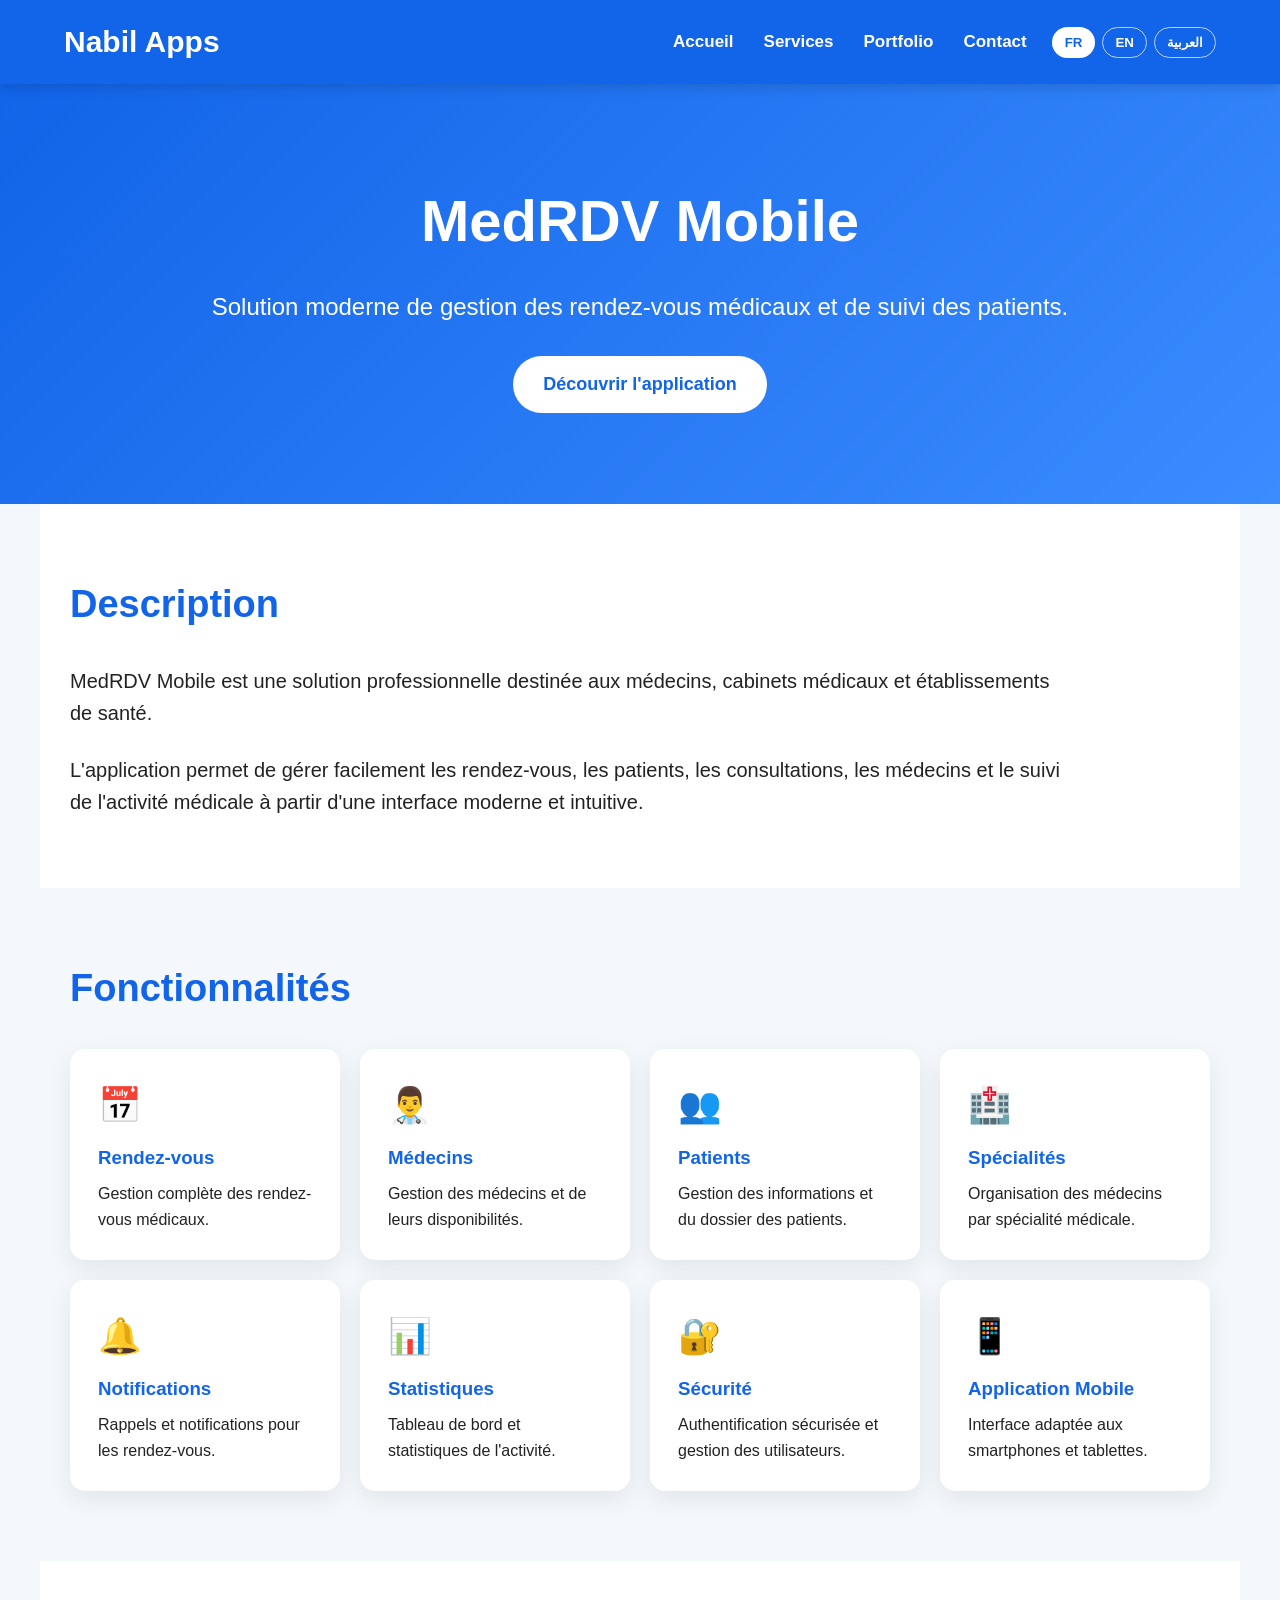
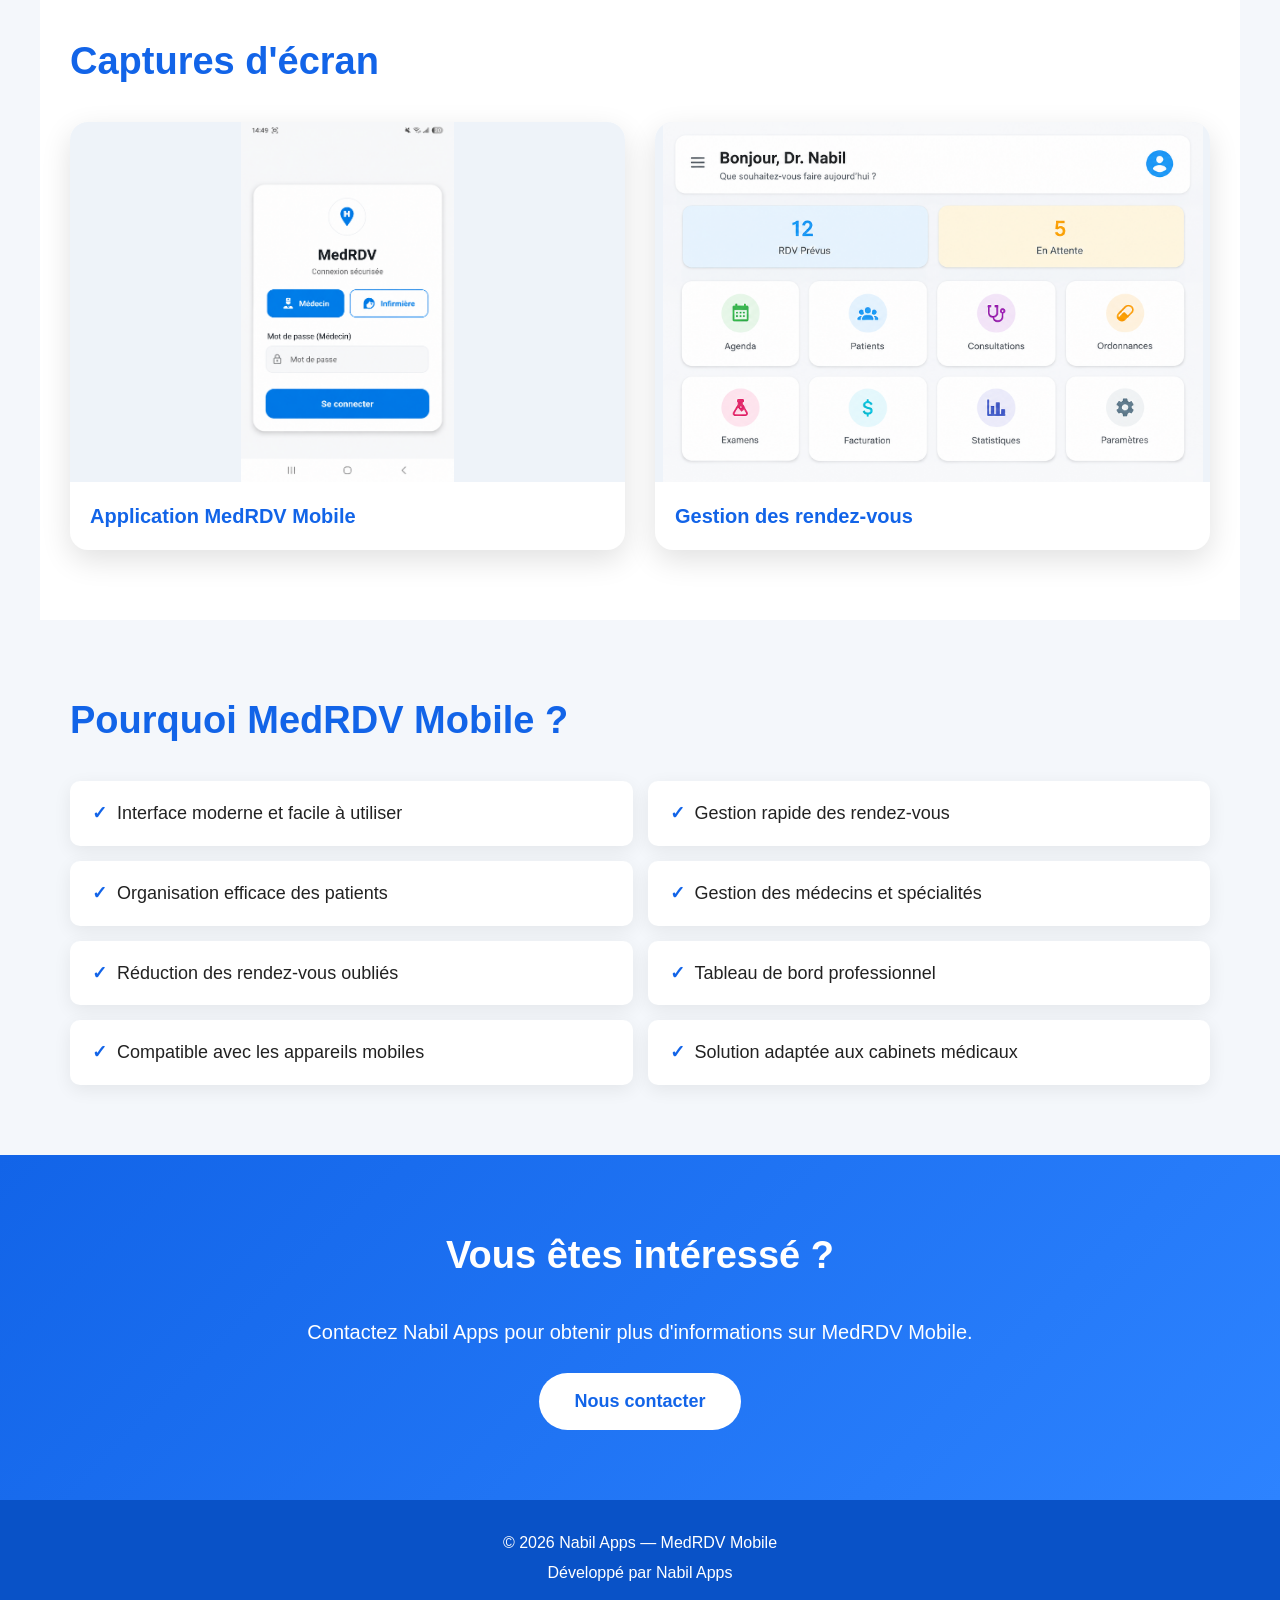
<file: projects/MedRDVMobile.html>
<!DOCTYPE html>
<html lang="fr" dir="ltr">

<head>
    <meta charset="UTF-8">
    <meta name="viewport" content="width=device-width, initial-scale=1.0">

    <title>MedRDV Mobile | Nabil Apps</title>

    <style>

        * {
            margin: 0;
            padding: 0;
            box-sizing: border-box;
            scroll-behavior: smooth;
        }

        body {
            font-family: Arial, Helvetica, sans-serif;
            background: #f4f7fb;
            color: #222;
            line-height: 1.6;
            transition: 0.3s;
        }

        /* =========================
           NAVBAR
        ========================== */

        .navbar {
            position: sticky;
            top: 0;
            z-index: 1000;

            width: 100%;

            background: #1264e8;

            display: flex;
            justify-content: space-between;
            align-items: center;

            padding: 18px 5%;

            box-shadow:
                0 3px 12px rgba(0,0,0,0.15);
        }

        .logo {
            color: white;

            font-size: 30px;
            font-weight: bold;

            text-decoration: none;
        }

        .nav-right {
            display: flex;
            align-items: center;
            gap: 25px;
        }

        .nav-links {
            display: flex;
            gap: 30px;

            list-style: none;
        }

        .nav-links a {
            color: white;

            text-decoration: none;

            font-size: 17px;
            font-weight: bold;

            transition: 0.3s;
        }

        .nav-links a:hover {
            color: #dceaff;
        }

        /* =========================
           LANGUAGE
        ========================== */

        .language-switcher {
            display: flex;
            gap: 7px;
        }

        .lang-btn {
            border: 1px solid rgba(255,255,255,0.7);

            background: transparent;

            color: white;

            padding: 7px 12px;

            border-radius: 20px;

            cursor: pointer;

            font-weight: bold;

            transition: 0.3s;
        }

        .lang-btn:hover,
        .lang-btn.active {
            background: white;
            color: #1264e8;
        }

        /* =========================
           HERO
        ========================== */

        .hero {
            min-height: 420px;

            display: flex;

            justify-content: center;
            align-items: center;

            text-align: center;

            padding: 70px 20px;

            background:
                linear-gradient(
                    135deg,
                    #1264e8,
                    #3b8cff
                );

            color: white;
        }

        .hero-content {
            max-width: 1000px;
        }

        .hero h1 {
            font-size: 58px;

            margin-bottom: 20px;
        }

        .hero p {
            font-size: 24px;

            margin-bottom: 30px;
        }

        .hero-button {
            display: inline-block;

            background: white;

            color: #1264e8;

            padding: 14px 30px;

            border-radius: 30px;

            text-decoration: none;

            font-weight: bold;

            font-size: 18px;

            transition: 0.3s;
        }

        .hero-button:hover {
            transform: translateY(-3px);

            box-shadow:
                0 8px 20px rgba(0,0,0,0.2);
        }

        /* =========================
           GENERAL SECTION
        ========================== */

        section {
            max-width: 1200px;

            margin: auto;

            padding: 70px 30px;
        }

        section h2 {
            color: #1264e8;

            font-size: 38px;

            margin-bottom: 30px;
        }

        /* =========================
           DESCRIPTION
        ========================== */

        .description {
            background: white;
        }

        .description p {
            font-size: 20px;

            max-width: 1000px;
        }

        /* =========================
           FEATURES
        ========================== */

        .features {
            background: #f4f7fb;
        }

        .features-grid {
            display: grid;

            grid-template-columns:
                repeat(4, 1fr);

            gap: 20px;
        }

        .feature-card {
            background: white;

            padding: 28px;

            min-height: 140px;

            border-radius: 15px;

            box-shadow:
                0 8px 25px
                rgba(0,0,0,0.08);

            transition: 0.3s;
        }

        .feature-card:hover {
            transform: translateY(-6px);

            box-shadow:
                0 12px 30px
                rgba(0,0,0,0.12);
        }

        .feature-icon {
            font-size: 35px;

            margin-bottom: 10px;
        }

        .feature-card h3 {
            color: #1264e8;

            margin-bottom: 8px;
        }

        /* =========================
           SCREENSHOTS
        ========================== */

        .screenshots {
            background: white;
        }

        .screenshots-grid {
            display: grid;

            grid-template-columns:
                repeat(2, 1fr);

            gap: 30px;
        }

        .screenshot-card {
            background: white;

            border-radius: 18px;

            overflow: hidden;

            box-shadow:
                0 10px 30px
                rgba(0,0,0,0.12);

            transition: 0.3s;
        }

        .screenshot-card:hover {
            transform: translateY(-5px);
        }

        .screenshot-card img {
            width: 100%;

            height: 360px;

            object-fit: contain;

            display: block;

            background: #eef3f9;
        }

        .screenshot-title {
            padding: 18px 20px;

            font-size: 20px;

            font-weight: bold;

            color: #1264e8;
        }

        /* =========================
           ADVANTAGES
        ========================== */

        .advantages {
            background: #f4f7fb;
        }

        .advantages-list {
            display: grid;

            grid-template-columns:
                repeat(2, 1fr);

            gap: 15px;

            list-style: none;
        }

        .advantages-list li {
            background: white;

            padding: 18px 22px;

            border-radius: 10px;

            box-shadow:
                0 5px 18px
                rgba(0,0,0,0.07);

            font-size: 18px;
        }

        .advantages-list li::before {
            content: "✓";

            color: #1264e8;

            font-weight: bold;

            margin-right: 10px;
        }

        /* =========================
           CONTACT
        ========================== */

        .contact {
            text-align: center;

            background:
                linear-gradient(
                    135deg,
                    #1264e8,
                    #2d83ff
                );

            color: white;

            max-width: none;
        }

        .contact h2 {
            color: white;
        }

        .contact p {
            font-size: 20px;

            margin-bottom: 25px;
        }

        .contact-button {
            display: inline-block;

            background: white;

            color: #1264e8;

            padding: 14px 35px;

            border-radius: 30px;

            text-decoration: none;

            font-weight: bold;

            font-size: 18px;
        }

        /* =========================
           FOOTER
        ========================== */

        footer {
            background: #0952c7;

            color: white;

            text-align: center;

            padding: 25px;
        }

        footer p {
            margin: 5px;
        }

        /* =========================
           RTL ARABIC
        ========================== */

        html[dir="rtl"] body {
            text-align: right;
        }

        html[dir="rtl"] .navbar {
            flex-direction: row-reverse;
        }

        html[dir="rtl"] .nav-right {
            flex-direction: row-reverse;
        }

        html[dir="rtl"] .nav-links {
            flex-direction: row-reverse;
        }

        html[dir="rtl"] .hero {
            direction: rtl;
        }

        html[dir="rtl"] section {
            direction: rtl;
        }

        html[dir="rtl"] .advantages-list li::before {
            margin-right: 0;
            margin-left: 10px;
        }

        html[dir="rtl"] .language-switcher {
            direction: ltr;
        }

        /* =========================
           RESPONSIVE
        ========================== */

        @media (max-width: 1000px) {

            .features-grid {
                grid-template-columns:
                    repeat(2, 1fr);
            }

        }

        @media (max-width: 900px) {

            .navbar {
                flex-wrap: wrap;

                gap: 15px;
            }

            .nav-right {
                flex-wrap: wrap;

                justify-content: center;
            }

            .hero h1 {
                font-size: 45px;
            }

            .hero p {
                font-size: 20px;
            }

            .screenshots-grid {
                grid-template-columns: 1fr;
            }

            .advantages-list {
                grid-template-columns: 1fr;
            }

        }

        @media (max-width: 650px) {

            .navbar {
                flex-direction: column;

                gap: 15px;

                padding: 15px;
            }

            html[dir="rtl"] .navbar {
                flex-direction: column;
            }

            .nav-right {
                flex-direction: column;

                gap: 12px;
            }

            html[dir="rtl"] .nav-right {
                flex-direction: column;
            }

            .nav-links {
                gap: 15px;

                flex-wrap: wrap;

                justify-content: center;
            }

            .hero h1 {
                font-size: 38px;
            }

            .hero p {
                font-size: 18px;
            }

            .features-grid,
            .screenshots-grid,
            .advantages-list {
                grid-template-columns: 1fr;
            }

            .screenshot-card img {
                height: auto;

                min-height: 250px;
            }

            section {
                padding: 50px 20px;
            }

            section h2 {
                font-size: 32px;
            }

        }

    </style>
</head>


<body>


<!-- =========================
     NAVBAR
========================== -->

<nav class="navbar">

    <a href="../index.html" class="logo">
        Nabil Apps
    </a>


    <div class="nav-right">

        <ul class="nav-links">

            <li>
                <a
                    href="../index.html"
                    data-fr="Accueil"
                    data-en="Home"
                    data-ar="الرئيسية">
                    Accueil
                </a>
            </li>

            <li>
                <a
                    href="../index.html#services"
                    data-fr="Services"
                    data-en="Services"
                    data-ar="الخدمات">
                    Services
                </a>
            </li>

            <li>
                <a
                    href="../index.html#portfolio"
                    data-fr="Portfolio"
                    data-en="Portfolio"
                    data-ar="المشاريع">
                    Portfolio
                </a>
            </li>

            <li>
                <a
                    href="../index.html#contact"
                    data-fr="Contact"
                    data-en="Contact"
                    data-ar="اتصل بنا">
                    Contact
                </a>
            </li>

        </ul>


        <div class="language-switcher">

            <button
                class="lang-btn active"
                data-lang="fr">
                FR
            </button>

            <button
                class="lang-btn"
                data-lang="en">
                EN
            </button>

            <button
                class="lang-btn"
                data-lang="ar">
                العربية
            </button>

        </div>

    </div>

</nav>


<!-- =========================
     HERO
========================== -->

<header class="hero">

    <div class="hero-content">

        <h1
            data-fr="MedRDV Mobile"
            data-en="MedRDV Mobile"
            data-ar="MedRDV Mobile">
            MedRDV Mobile
        </h1>

        <p
            data-fr="Solution moderne de gestion des rendez-vous médicaux et de suivi des patients."
            data-en="Modern solution for managing medical appointments and patient follow-up."
            data-ar="حل حديث لإدارة المواعيد الطبية ومتابعة المرضى.">
            Solution moderne de gestion des rendez-vous
            médicaux et de suivi des patients.
        </p>

        <a
            href="#services"
            class="hero-button"
            data-fr="Découvrir l'application"
            data-en="Discover the application"
            data-ar="اكتشف التطبيق">
            Découvrir l'application
        </a>

    </div>

</header>


<!-- =========================
     DESCRIPTION
========================== -->

<section class="description">

    <h2
        data-fr="Description"
        data-en="Description"
        data-ar="الوصف">
        Description
    </h2>


    <p
        data-fr="MedRDV Mobile est une solution professionnelle destinée aux médecins, cabinets médicaux et établissements de santé."
        data-en="MedRDV Mobile is a professional solution designed for doctors, medical practices and healthcare facilities."
        data-ar="MedRDV Mobile هو حل احترافي مخصص للأطباء والعيادات الطبية والمؤسسات الصحية.">

        <strong>MedRDV Mobile</strong>
        est une solution professionnelle destinée
        aux médecins, cabinets médicaux et établissements
        de santé.

    </p>

    <br>

    <p
        data-fr="L'application permet de gérer facilement les rendez-vous, les patients, les consultations, les médecins et le suivi de l'activité médicale à partir d'une interface moderne et intuitive."
        data-en="The application makes it easy to manage appointments, patients, consultations, doctors and medical activity through a modern and intuitive interface."
        data-ar="يسمح التطبيق بإدارة المواعيد والمرضى والاستشارات والأطباء ومتابعة النشاط الطبي بسهولة من خلال واجهة حديثة وسهلة الاستخدام.">

        L'application permet de gérer facilement les
        rendez-vous, les patients, les consultations,
        les médecins et le suivi de l'activité médicale
        à partir d'une interface moderne et intuitive.

    </p>

</section>


<!-- =========================
     FEATURES
========================== -->

<section
    class="features"
    id="services">

    <h2
        data-fr="Fonctionnalités"
        data-en="Features"
        data-ar="الميزات">
        Fonctionnalités
    </h2>


    <div class="features-grid">


        <div class="feature-card">

            <div class="feature-icon">
                📅
            </div>

            <h3
                data-fr="Rendez-vous"
                data-en="Appointments"
                data-ar="المواعيد">
                Rendez-vous
            </h3>

            <p
                data-fr="Gestion complète des rendez-vous médicaux."
                data-en="Complete management of medical appointments."
                data-ar="إدارة كاملة للمواعيد الطبية.">
                Gestion complète des rendez-vous médicaux.
            </p>

        </div>


        <div class="feature-card">

            <div class="feature-icon">
                👨‍⚕️
            </div>

            <h3
                data-fr="Médecins"
                data-en="Doctors"
                data-ar="الأطباء">
                Médecins
            </h3>

            <p
                data-fr="Gestion des médecins et de leurs disponibilités."
                data-en="Management of doctors and their availability."
                data-ar="إدارة الأطباء ومواعيد توفرهم.">
                Gestion des médecins et de leurs disponibilités.
            </p>

        </div>


        <div class="feature-card">

            <div class="feature-icon">
                👥
            </div>

            <h3
                data-fr="Patients"
                data-en="Patients"
                data-ar="المرضى">
                Patients
            </h3>

            <p
                data-fr="Gestion des informations et du dossier des patients."
                data-en="Management of patient information and records."
                data-ar="إدارة معلومات وملفات المرضى.">
                Gestion des informations et du dossier des patients.
            </p>

        </div>


        <div class="feature-card">

            <div class="feature-icon">
                🏥
            </div>

            <h3
                data-fr="Spécialités"
                data-en="Specialties"
                data-ar="التخصصات">
                Spécialités
            </h3>

            <p
                data-fr="Organisation des médecins par spécialité médicale."
                data-en="Organization of doctors by medical specialty."
                data-ar="تنظيم الأطباء حسب التخصص الطبي.">
                Organisation des médecins par spécialité médicale.
            </p>

        </div>


        <div class="feature-card">

            <div class="feature-icon">
                🔔
            </div>

            <h3
                data-fr="Notifications"
                data-en="Notifications"
                data-ar="الإشعارات">
                Notifications
            </h3>

            <p
                data-fr="Rappels et notifications pour les rendez-vous."
                data-en="Reminders and notifications for appointments."
                data-ar="تذكيرات وإشعارات خاصة بالمواعيد.">
                Rappels et notifications pour les rendez-vous.
            </p>

        </div>


        <div class="feature-card">

            <div class="feature-icon">
                📊
            </div>

            <h3
                data-fr="Statistiques"
                data-en="Statistics"
                data-ar="الإحصائيات">
                Statistiques
            </h3>

            <p
                data-fr="Tableau de bord et statistiques de l'activité."
                data-en="Dashboard and activity statistics."
                data-ar="لوحة تحكم وإحصائيات النشاط.">
                Tableau de bord et statistiques de l'activité.
            </p>

        </div>


        <div class="feature-card">

            <div class="feature-icon">
                🔐
            </div>

            <h3
                data-fr="Sécurité"
                data-en="Security"
                data-ar="الأمان">
                Sécurité
            </h3>

            <p
                data-fr="Authentification sécurisée et gestion des utilisateurs."
                data-en="Secure authentication and user management."
                data-ar="مصادقة آمنة وإدارة المستخدمين.">
                Authentification sécurisée et gestion des utilisateurs.
            </p>

        </div>


        <div class="feature-card">

            <div class="feature-icon">
                📱
            </div>

            <h3
                data-fr="Application Mobile"
                data-en="Mobile Application"
                data-ar="تطبيق الهاتف المحمول">
                Application Mobile
            </h3>

            <p
                data-fr="Interface adaptée aux smartphones et tablettes."
                data-en="Interface adapted for smartphones and tablets."
                data-ar="واجهة مناسبة للهواتف الذكية والأجهزة اللوحية.">
                Interface adaptée aux smartphones et tablettes.
            </p>

        </div>


    </div>

</section>


<!-- =========================
     SCREENSHOTS
========================== -->

<section
    class="screenshots"
    id="screenshots">

    <h2
        data-fr="Captures d'écran"
        data-en="Screenshots"
        data-ar="لقطات الشاشة">
        Captures d'écran
    </h2>


    <div class="screenshots-grid">


        <div class="screenshot-card">

            <img
                src="../screenshots/medrdv.png"
                alt="MedRDV Mobile">

            <div
                class="screenshot-title"
                data-fr="Application MedRDV Mobile"
                data-en="MedRDV Mobile Application"
                data-ar="تطبيق MedRDV Mobile">

                Application MedRDV Mobile

            </div>

        </div>


        <div class="screenshot-card">

            <img
                src="../screenshots/medrdv-dashboard.png"
                alt="MedRDV Dashboard">

            <div
                class="screenshot-title"
                data-fr="Gestion des rendez-vous"
                data-en="Appointment Management"
                data-ar="إدارة المواعيد">

                Gestion des rendez-vous

            </div>

        </div>


    </div>

</section>


<!-- =========================
     ADVANTAGES
========================== -->

<section class="advantages">

    <h2
        data-fr="Pourquoi MedRDV Mobile ?"
        data-en="Why MedRDV Mobile?"
        data-ar="لماذا MedRDV Mobile؟">

        Pourquoi MedRDV Mobile ?

    </h2>


    <ul class="advantages-list">

        <li
            data-fr="Interface moderne et facile à utiliser"
            data-en="Modern and easy-to-use interface"
            data-ar="واجهة حديثة وسهلة الاستخدام">
            Interface moderne et facile à utiliser
        </li>

        <li
            data-fr="Gestion rapide des rendez-vous"
            data-en="Fast appointment management"
            data-ar="إدارة سريعة للمواعيد">
            Gestion rapide des rendez-vous
        </li>

        <li
            data-fr="Organisation efficace des patients"
            data-en="Efficient patient organization"
            data-ar="تنظيم فعال للمرضى">
            Organisation efficace des patients
        </li>

        <li
            data-fr="Gestion des médecins et spécialités"
            data-en="Doctors and specialties management"
            data-ar="إدارة الأطباء والتخصصات">
            Gestion des médecins et spécialités
        </li>

        <li
            data-fr="Réduction des rendez-vous oubliés"
            data-en="Reduction of missed appointments"
            data-ar="تقليل المواعيد المنسية">
            Réduction des rendez-vous oubliés
        </li>

        <li
            data-fr="Tableau de bord professionnel"
            data-en="Professional dashboard"
            data-ar="لوحة تحكم احترافية">
            Tableau de bord professionnel
        </li>

        <li
            data-fr="Compatible avec les appareils mobiles"
            data-en="Compatible with mobile devices"
            data-ar="متوافق مع الأجهزة المحمولة">
            Compatible avec les appareils mobiles
        </li>

        <li
            data-fr="Solution adaptée aux cabinets médicaux"
            data-en="Solution suitable for medical practices"
            data-ar="حل مناسب للعيادات الطبية">
            Solution adaptée aux cabinets médicaux
        </li>

    </ul>

</section>


<!-- =========================
     CONTACT
========================== -->

<section
    class="contact"
    id="contact">

    <h2
        data-fr="Vous êtes intéressé ?"
        data-en="Are you interested?"
        data-ar="هل أنت مهتم؟">

        Vous êtes intéressé ?

    </h2>


    <p
        data-fr="Contactez Nabil Apps pour obtenir plus d'informations sur MedRDV Mobile."
        data-en="Contact Nabil Apps for more information about MedRDV Mobile."
        data-ar="تواصل مع Nabil Apps للحصول على مزيد من المعلومات حول MedRDV Mobile.">

        Contactez Nabil Apps pour obtenir plus
        d'informations sur MedRDV Mobile.

    </p>


    <a
        href="mailto:nabilapps@gmail.com"
        class="contact-button"
        data-fr="Nous contacter"
        data-en="Contact us"
        data-ar="اتصل بنا">

        Nous contacter

    </a>

</section>


<!-- =========================
     FOOTER
========================== -->

<footer>

    <p
        data-fr="© 2026 Nabil Apps — MedRDV Mobile"
        data-en="© 2026 Nabil Apps — MedRDV Mobile"
        data-ar="© 2026 Nabil Apps — MedRDV Mobile">

        © 2026 Nabil Apps — MedRDV Mobile

    </p>


    <p
        data-fr="Développé par Nabil Apps"
        data-en="Developed by Nabil Apps"
        data-ar="تم التطوير بواسطة Nabil Apps">

        Développé par Nabil Apps

    </p>

</footer>


<!-- =========================
     LANGUAGE SCRIPT
========================== -->

<script>

    const langButtons =
        document.querySelectorAll(".lang-btn");

    const translatable =
        document.querySelectorAll("[data-fr]");


    function changeLanguage(lang) {

        translatable.forEach(element => {

            const text =
                element.getAttribute("data-" + lang);

            if (text) {
                element.textContent = text;
            }

        });


        document.documentElement.lang = lang;


        if (lang === "ar") {

            document.documentElement.dir = "rtl";

        } else {

            document.documentElement.dir = "ltr";

        }


        langButtons.forEach(button => {

            button.classList.remove("active");

            if (
                button.getAttribute("data-lang")
                === lang
            ) {

                button.classList.add("active");

            }

        });


        localStorage.setItem(
            "nabilAppsLanguage",
            lang
        );

    }


    langButtons.forEach(button => {

        button.addEventListener(
            "click",
            function() {

                const lang =
                    this.getAttribute("data-lang");

                changeLanguage(lang);

            }
        );

    });


    const savedLanguage =
        localStorage.getItem(
            "nabilAppsLanguage"
        );


    if (savedLanguage) {

        changeLanguage(savedLanguage);

    } else {

        changeLanguage("fr");

    }

</script>


</body>
</html>
</file>
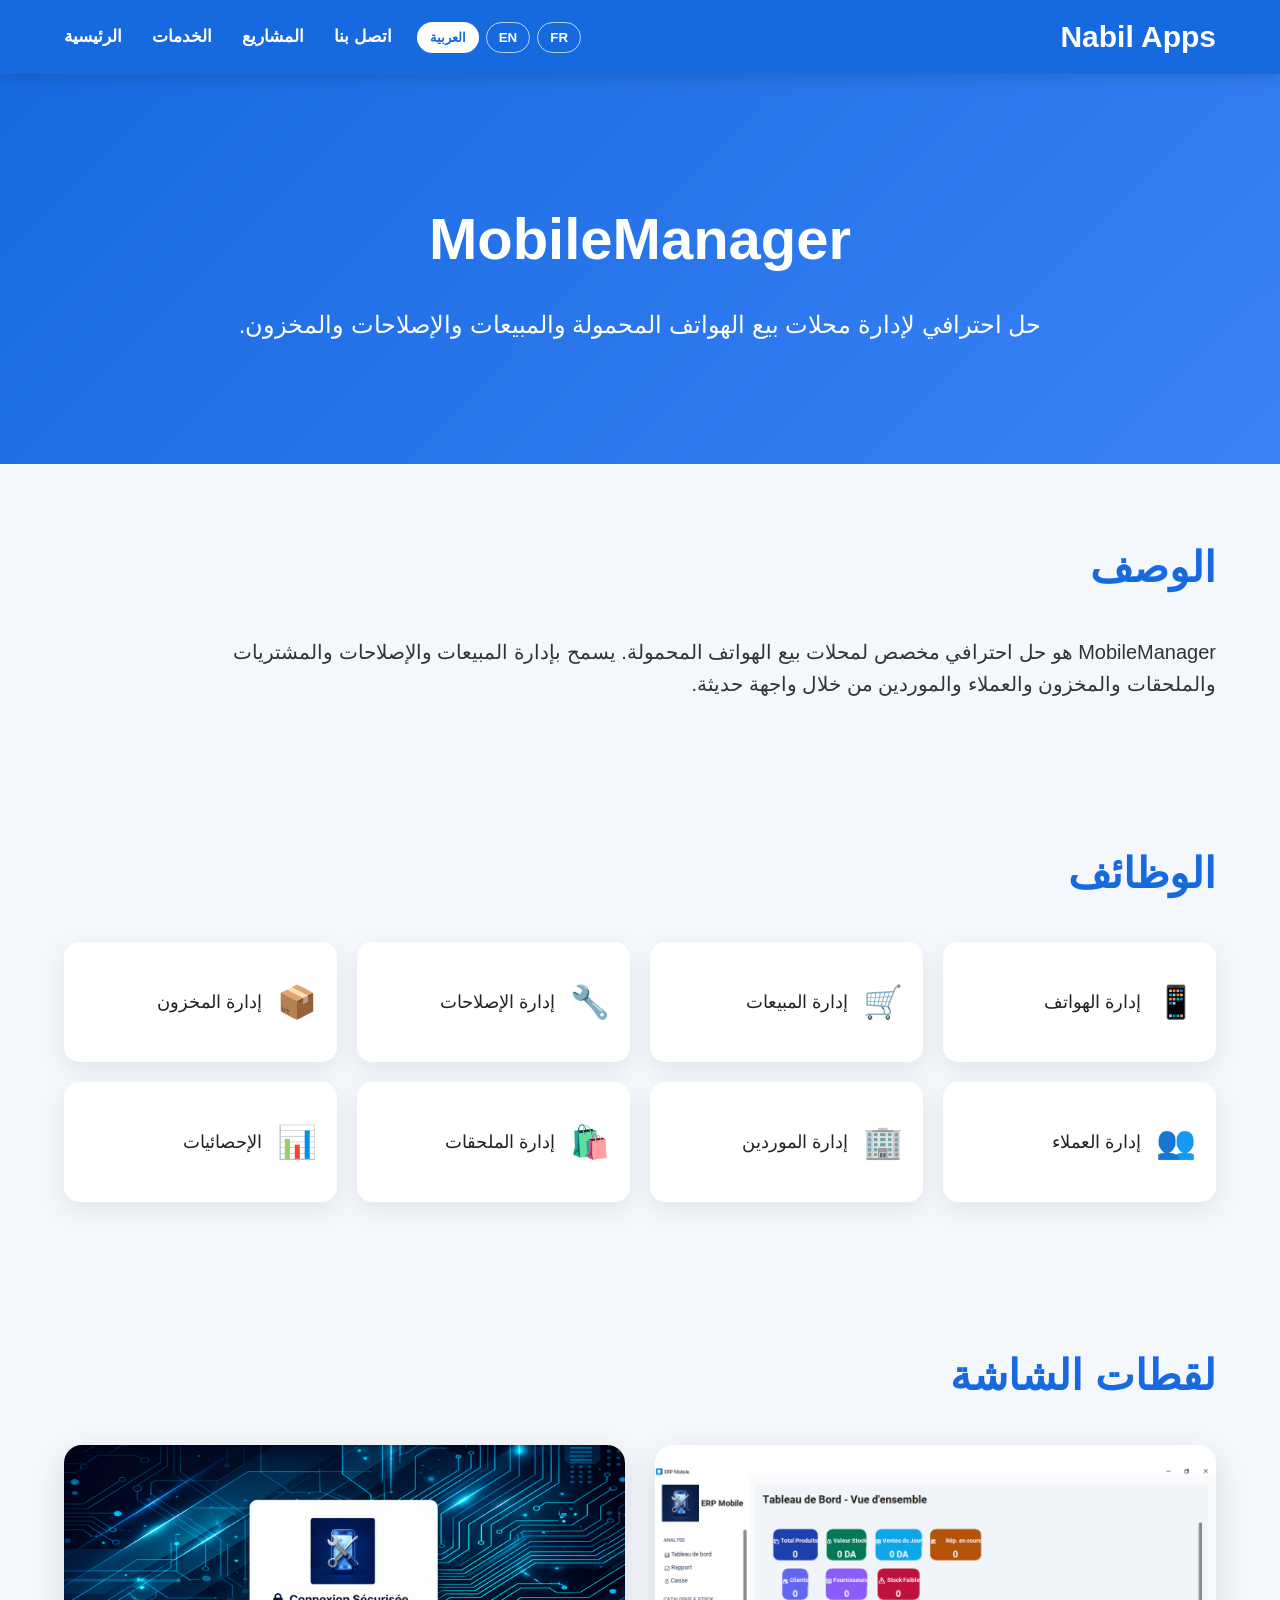
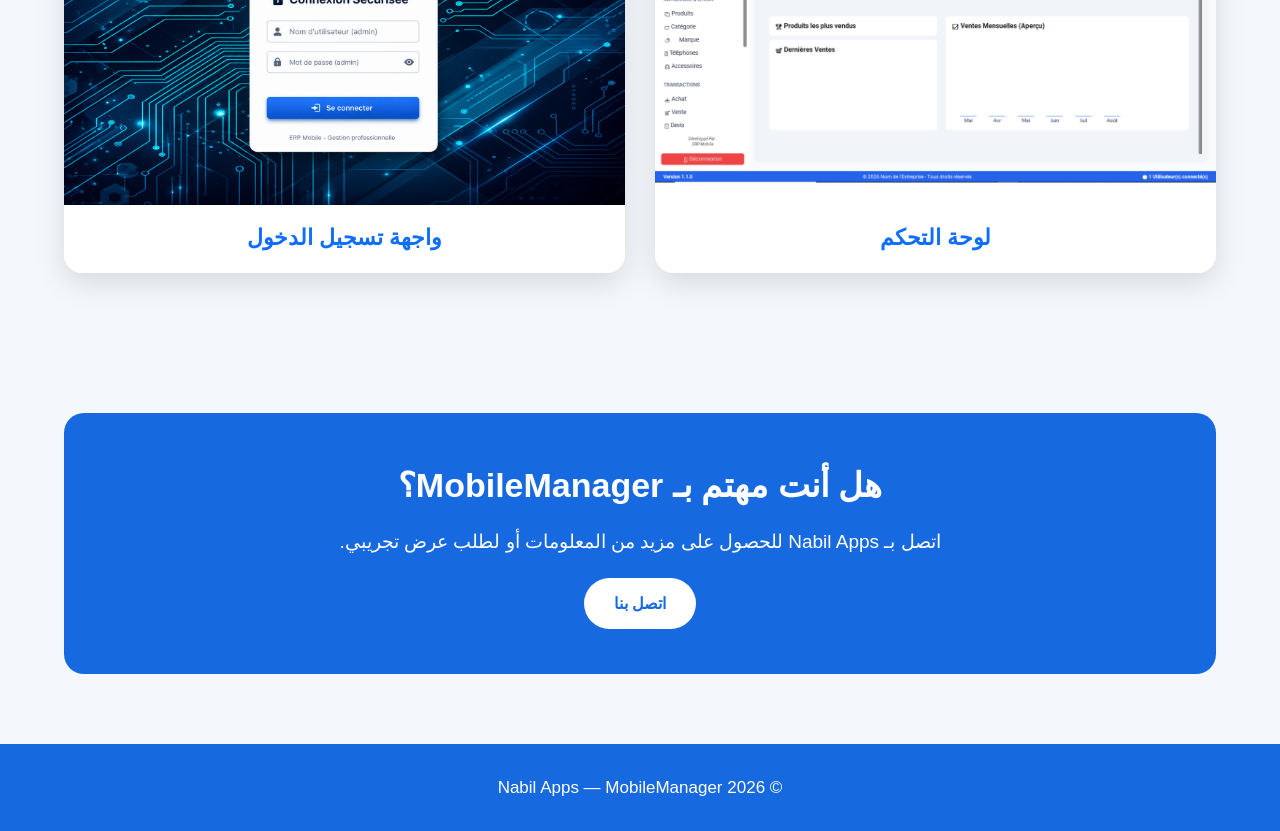
<file: projects/mobilemanager.html>
<!DOCTYPE html>
<html lang="fr" dir="ltr">

<head>

<meta charset="UTF-8">
<meta name="viewport" content="width=device-width, initial-scale=1.0">

<title>MobileManager - Nabil Apps</title>

<style>

*{
    box-sizing:border-box;
    margin:0;
    padding:0;
}

html{
    scroll-behavior:smooth;
}

body{
    font-family:Arial,Helvetica,sans-serif;
    background:#f4f7fb;
    color:#222;
    line-height:1.6;
}

/* =========================
   NAVBAR
========================= */

.navbar{
    position:sticky;
    top:0;
    z-index:1000;

    min-height:74px;

    background:#1769e0;
    color:white;

    display:flex;
    align-items:center;
    justify-content:space-between;

    padding:12px 5%;

    box-shadow:0 3px 15px rgba(0,0,0,.15);
}

.logo{
    color:white;
    text-decoration:none;

    font-size:30px;
    font-weight:bold;
}

.nav-right{
    display:flex;
    align-items:center;
    gap:25px;
}

.nav-links{
    display:flex;
    gap:30px;
    list-style:none;
}

.nav-links a{
    color:white;
    text-decoration:none;

    font-size:17px;
    font-weight:bold;

    transition:.3s;
}

.nav-links a:hover{
    color:#dbeafe;
}

/* =========================
   LANGUAGE
========================= */

.language-switcher{
    display:flex;
    gap:7px;
}

.lang-btn{
    border:1px solid rgba(255,255,255,.7);

    background:transparent;
    color:white;

    padding:7px 12px;

    border-radius:20px;

    cursor:pointer;
    font-weight:bold;

    transition:.3s;
}

.lang-btn:hover,
.lang-btn.active{
    background:white;
    color:#1769e0;
}

/* =========================
   HERO
========================= */

.hero{
    min-height:390px;

    background:
        linear-gradient(
            135deg,
            #1769e0,
            #3b82f6
        );

    color:white;

    display:flex;
    flex-direction:column;

    align-items:center;
    justify-content:center;

    text-align:center;

    padding:70px 20px;
}

.hero h1{
    font-size:58px;
    margin-bottom:20px;
}

.hero p{
    font-size:24px;
    max-width:900px;
}

/* =========================
   GENERAL
========================= */

.container{
    width:90%;
    max-width:1200px;
    margin:auto;
}

section{
    padding:70px 0;
}

.section-title{
    color:#1769e0;
    font-size:42px;
    margin-bottom:35px;
}

.description{
    font-size:20px;
    color:#333;
    max-width:1050px;
}

/* =========================
   FEATURES
========================= */

.features{
    display:grid;
    grid-template-columns:repeat(4,1fr);
    gap:20px;
}

.feature-card{
    background:white;

    border-radius:15px;

    padding:28px 20px;

    min-height:120px;

    display:flex;
    align-items:center;

    box-shadow:
        0 8px 25px rgba(0,0,0,.08);

    font-size:18px;

    transition:.3s;
}

.feature-card:hover{
    transform:translateY(-5px);

    box-shadow:
        0 12px 30px rgba(0,0,0,.12);
}

.feature-icon{
    font-size:32px;
    margin-right:15px;
}

/* =========================
   GALLERY
========================= */

.gallery{
    display:grid;

    grid-template-columns:
        repeat(2,1fr);

    gap:30px;
}

.gallery-item{
    text-align:center;

    background:white;

    border-radius:18px;

    overflow:hidden;

    box-shadow:
        0 10px 30px rgba(0,0,0,.12);

    transition:.3s;
}

.gallery-item:hover{
    transform:translateY(-5px);

    box-shadow:
        0 15px 35px rgba(0,0,0,.15);
}

.gallery-item img{
    width:100%;

    height:360px;

    object-fit:cover;

    display:block;
}

.gallery-item h3{
    margin-top:15px;
    margin-bottom:18px;

    color:#0d6efd;

    font-size:22px;
    font-weight:700;
}

/* =========================
   CONTACT
========================= */

.contact-box{
    background:#1769e0;
    color:white;

    border-radius:20px;

    padding:45px;

    text-align:center;
}

.contact-box h2{
    font-size:34px;
    margin-bottom:15px;
}

.contact-box p{
    font-size:19px;
    margin-bottom:20px;
}

.contact-button{
    display:inline-block;

    background:white;
    color:#1769e0;

    padding:13px 30px;

    border-radius:30px;

    text-decoration:none;

    font-weight:bold;

    transition:.3s;
}

.contact-button:hover{
    background:#eaf2ff;
    transform:scale(1.05);
}

/* =========================
   FOOTER
========================= */

footer{
    background:#1769e0;
    color:white;

    text-align:center;

    padding:30px;

    font-size:17px;
}

/* =========================
   RTL ARABIC
========================= */

body.rtl{
    direction:rtl;
}

body.rtl .navbar{
    direction:rtl;
}

body.rtl .nav-right{
    flex-direction:row-reverse;
}

body.rtl .nav-links{
    flex-direction:row-reverse;
}

body.rtl .section-title{
    text-align:right;
}

body.rtl .description{
    text-align:right;
}

body.rtl .feature-card{
    flex-direction:row;
}

body.rtl .feature-icon{
    margin-right:0;
    margin-left:15px;
}

body.rtl .hero{
    direction:rtl;
}

body.rtl footer{
    direction:rtl;
}

/* =========================
   RESPONSIVE
========================= */

@media(max-width:900px){

    .features{
        grid-template-columns:repeat(2,1fr);
    }

    .gallery{
        grid-template-columns:1fr;
    }

    .hero h1{
        font-size:45px;
    }

    .hero p{
        font-size:20px;
    }

}

@media(max-width:650px){

    .navbar{
        flex-direction:column;
        gap:15px;
        padding:18px 5%;
    }

    .nav-right{
        flex-direction:column;
        gap:15px;
    }

    .nav-links{
        gap:15px;
        flex-wrap:wrap;
        justify-content:center;
    }

    .features{
        grid-template-columns:1fr;
    }

    .section-title{
        font-size:34px;
    }

    .hero h1{
        font-size:38px;
    }

    .hero p{
        font-size:18px;
    }

    .gallery-item img{
        height:250px;
    }

}

</style>

</head>


<body>


<!-- =========================
     NAVBAR
========================= -->

<nav class="navbar">

    <a href="../index.html" class="logo">
        Nabil Apps
    </a>


    <div class="nav-right">

        <ul class="nav-links">

            <li>
                <a href="../index.html" data-i18n="home">
                    Accueil
                </a>
            </li>

            <li>
                <a href="../index.html#services" data-i18n="services">
                    Services
                </a>
            </li>

            <li>
                <a href="../index.html#portfolio" data-i18n="portfolio">
                    Portfolio
                </a>
            </li>

            <li>
                <a href="../index.html#contact" data-i18n="contact">
                    Contact
                </a>
            </li>

        </ul>


        <div class="language-switcher">

            <button
                class="lang-btn"
                data-lang="fr">
                FR
            </button>

            <button
                class="lang-btn"
                data-lang="en">
                EN
            </button>

            <button
                class="lang-btn"
                data-lang="ar">
                العربية
            </button>

        </div>

    </div>

</nav>


<!-- =========================
     HERO
========================= -->

<header class="hero">

    <h1>
        MobileManager
    </h1>

    <p data-i18n="heroDescription">

        Solution professionnelle pour la gestion
        des boutiques de téléphones mobiles,
        des ventes, réparations et du stock.

    </p>

</header>


<!-- =========================
     DESCRIPTION
========================= -->

<section>

    <div class="container">

        <h2
            class="section-title"
            data-i18n="descriptionTitle">

            Description

        </h2>


        <p
            class="description"
            data-i18n="description">

            MobileManager est une solution professionnelle
            destinée aux boutiques de téléphones mobiles.

            Elle permet de gérer entièrement les ventes,
            les réparations, les achats, les accessoires,
            le stock, les clients et les fournisseurs
            à partir d'une interface moderne.

        </p>

    </div>

</section>


<!-- =========================
     FEATURES
========================= -->

<section>

    <div class="container">

        <h2
            class="section-title"
            data-i18n="featuresTitle">

            Fonctionnalités

        </h2>


        <div class="features">


            <div class="feature-card">

                <span class="feature-icon">
                    📱
                </span>

                <span data-i18n="phones">
                    Gestion des téléphones
                </span>

            </div>


            <div class="feature-card">

                <span class="feature-icon">
                    🛒
                </span>

                <span data-i18n="sales">
                    Gestion des ventes
                </span>

            </div>


            <div class="feature-card">

                <span class="feature-icon">
                    🔧
                </span>

                <span data-i18n="repairs">
                    Gestion des réparations
                </span>

            </div>


            <div class="feature-card">

                <span class="feature-icon">
                    📦
                </span>

                <span data-i18n="stock">
                    Gestion du stock
                </span>

            </div>


            <div class="feature-card">

                <span class="feature-icon">
                    👥
                </span>

                <span data-i18n="clients">
                    Gestion des clients
                </span>

            </div>


            <div class="feature-card">

                <span class="feature-icon">
                    🏢
                </span>

                <span data-i18n="suppliers">
                    Gestion des fournisseurs
                </span>

            </div>


            <div class="feature-card">

                <span class="feature-icon">
                    🛍️
                </span>

                <span data-i18n="accessories">
                    Gestion des accessoires
                </span>

            </div>


            <div class="feature-card">

                <span class="feature-icon">
                    📊
                </span>

                <span data-i18n="statistics">
                    Statistiques
                </span>

            </div>


        </div>

    </div>

</section>


<!-- =========================
     SCREENSHOTS
========================= -->

<section>

    <div class="container">

        <h2
            class="section-title"
            data-i18n="screenshotsTitle">

            Captures d'écran

        </h2>


        <div class="gallery">


            <div class="gallery-item">

                <img
                    src="../screenshots/mobilemanager-dashboard.png"
                    alt="MobileManager Dashboard"
                >

                <h3 data-i18n="dashboard">
                    Tableau de bord
                </h3>

            </div>


            <div class="gallery-item">

                <img
                    src="../screenshots/mobilemanager-login.png"
                    alt="MobileManager Login"
                >

                <h3 data-i18n="login">
                    Écran de connexion
                </h3>

            </div>


        </div>

    </div>

</section>


<!-- =========================
     CONTACT
========================= -->

<section>

    <div class="container">

        <div class="contact-box">

            <h2 data-i18n="interested">
                Intéressé par MobileManager ?
            </h2>

            <p data-i18n="contactText">
                Contactez Nabil Apps pour plus
                d'informations ou pour demander
                une démonstration.
            </p>

            <a
                href="../index.html#contact"
                class="contact-button"
                data-i18n="contactButton">

                Nous contacter

            </a>

        </div>

    </div>

</section>


<!-- =========================
     FOOTER
========================= -->

<footer>

    © 2026 Nabil Apps —
    <span data-i18n="footerProject">
        MobileManager
    </span>

</footer>


<!-- =========================
     TRANSLATION JAVASCRIPT
========================= -->

<script>

const translations = {

    fr: {

        home: "Accueil",
        services: "Services",
        portfolio: "Portfolio",
        contact: "Contact",

        heroDescription:
        "Solution professionnelle pour la gestion des boutiques de téléphones mobiles, des ventes, réparations et du stock.",

        descriptionTitle:
        "Description",

        description:
        "MobileManager est une solution professionnelle destinée aux boutiques de téléphones mobiles. Elle permet de gérer entièrement les ventes, les réparations, les achats, les accessoires, le stock, les clients et les fournisseurs à partir d'une interface moderne.",

        featuresTitle:
        "Fonctionnalités",

        phones:
        "Gestion des téléphones",

        sales:
        "Gestion des ventes",

        repairs:
        "Gestion des réparations",

        stock:
        "Gestion du stock",

        clients:
        "Gestion des clients",

        suppliers:
        "Gestion des fournisseurs",

        accessories:
        "Gestion des accessoires",

        statistics:
        "Statistiques",

        screenshotsTitle:
        "Captures d'écran",

        dashboard:
        "Tableau de bord",

        login:
        "Écran de connexion",

        interested:
        "Intéressé par MobileManager ?",

        contactText:
        "Contactez Nabil Apps pour plus d'informations ou pour demander une démonstration.",

        contactButton:
        "Nous contacter",

        footerProject:
        "MobileManager"

    },


    en: {

        home: "Home",
        services: "Services",
        portfolio: "Portfolio",
        contact: "Contact",

        heroDescription:
        "Professional solution for managing mobile phone stores, sales, repairs and inventory.",

        descriptionTitle:
        "Description",

        description:
        "MobileManager is a professional solution designed for mobile phone stores. It allows you to manage sales, repairs, purchases, accessories, inventory, customers and suppliers through a modern interface.",

        featuresTitle:
        "Features",

        phones:
        "Phone management",

        sales:
        "Sales management",

        repairs:
        "Repair management",

        stock:
        "Inventory management",

        clients:
        "Customer management",

        suppliers:
        "Supplier management",

        accessories:
        "Accessory management",

        statistics:
        "Statistics",

        screenshotsTitle:
        "Screenshots",

        dashboard:
        "Dashboard",

        login:
        "Login screen",

        interested:
        "Interested in MobileManager?",

        contactText:
        "Contact Nabil Apps for more information or to request a demonstration.",

        contactButton:
        "Contact us",

        footerProject:
        "MobileManager"

    },


    ar: {

        home: "الرئيسية",
        services: "الخدمات",
        portfolio: "المشاريع",
        contact: "اتصل بنا",

        heroDescription:
        "حل احترافي لإدارة محلات بيع الهواتف المحمولة والمبيعات والإصلاحات والمخزون.",

        descriptionTitle:
        "الوصف",

        description:
        "MobileManager هو حل احترافي مخصص لمحلات بيع الهواتف المحمولة. يسمح بإدارة المبيعات والإصلاحات والمشتريات والملحقات والمخزون والعملاء والموردين من خلال واجهة حديثة.",

        featuresTitle:
        "الوظائف",

        phones:
        "إدارة الهواتف",

        sales:
        "إدارة المبيعات",

        repairs:
        "إدارة الإصلاحات",

        stock:
        "إدارة المخزون",

        clients:
        "إدارة العملاء",

        suppliers:
        "إدارة الموردين",

        accessories:
        "إدارة الملحقات",

        statistics:
        "الإحصائيات",

        screenshotsTitle:
        "لقطات الشاشة",

        dashboard:
        "لوحة التحكم",

        login:
        "واجهة تسجيل الدخول",

        interested:
        "هل أنت مهتم بـ MobileManager؟",

        contactText:
        "اتصل بـ Nabil Apps للحصول على مزيد من المعلومات أو لطلب عرض تجريبي.",

        contactButton:
        "اتصل بنا",

        footerProject:
        "MobileManager"

    }

};


/* =========================
   CHANGE LANGUAGE
========================= */

function changeLanguage(lang){

    const selectedLanguage =
        translations[lang]
        ? lang
        : "fr";


    document
        .querySelectorAll("[data-i18n]")
        .forEach(element => {

            const key =
                element.getAttribute("data-i18n");

            if(
                translations[selectedLanguage][key]
            ){

                element.textContent =
                    translations[selectedLanguage][key];

            }

        });


    document.documentElement.lang =
        selectedLanguage;


    if(selectedLanguage === "ar"){

        document.documentElement.dir = "rtl";

        document.body.classList.add("rtl");

    }
    else{

        document.documentElement.dir = "ltr";

        document.body.classList.remove("rtl");

    }


    document
        .querySelectorAll(".lang-btn")
        .forEach(button => {

            button.classList.remove("active");

            if(
                button.dataset.lang ===
                selectedLanguage
            ){

                button.classList.add("active");

            }

        });


    localStorage.setItem(
        "siteLanguage",
        selectedLanguage
    );

}


/* =========================
   BUTTONS
========================= */

document
    .querySelectorAll(".lang-btn")
    .forEach(button => {

        button.addEventListener(
            "click",
            function(){

                changeLanguage(
                    this.dataset.lang
                );

            }
        );

    });


/* =========================
   LOAD LANGUAGE
========================= */

document.addEventListener(
    "DOMContentLoaded",
    function(){

        let savedLanguage =
            localStorage.getItem(
                "siteLanguage"
            );

        if(!savedLanguage){

            savedLanguage = "fr";

        }

        changeLanguage(savedLanguage);

    }
);

</script>


</body>
</html>
</file>
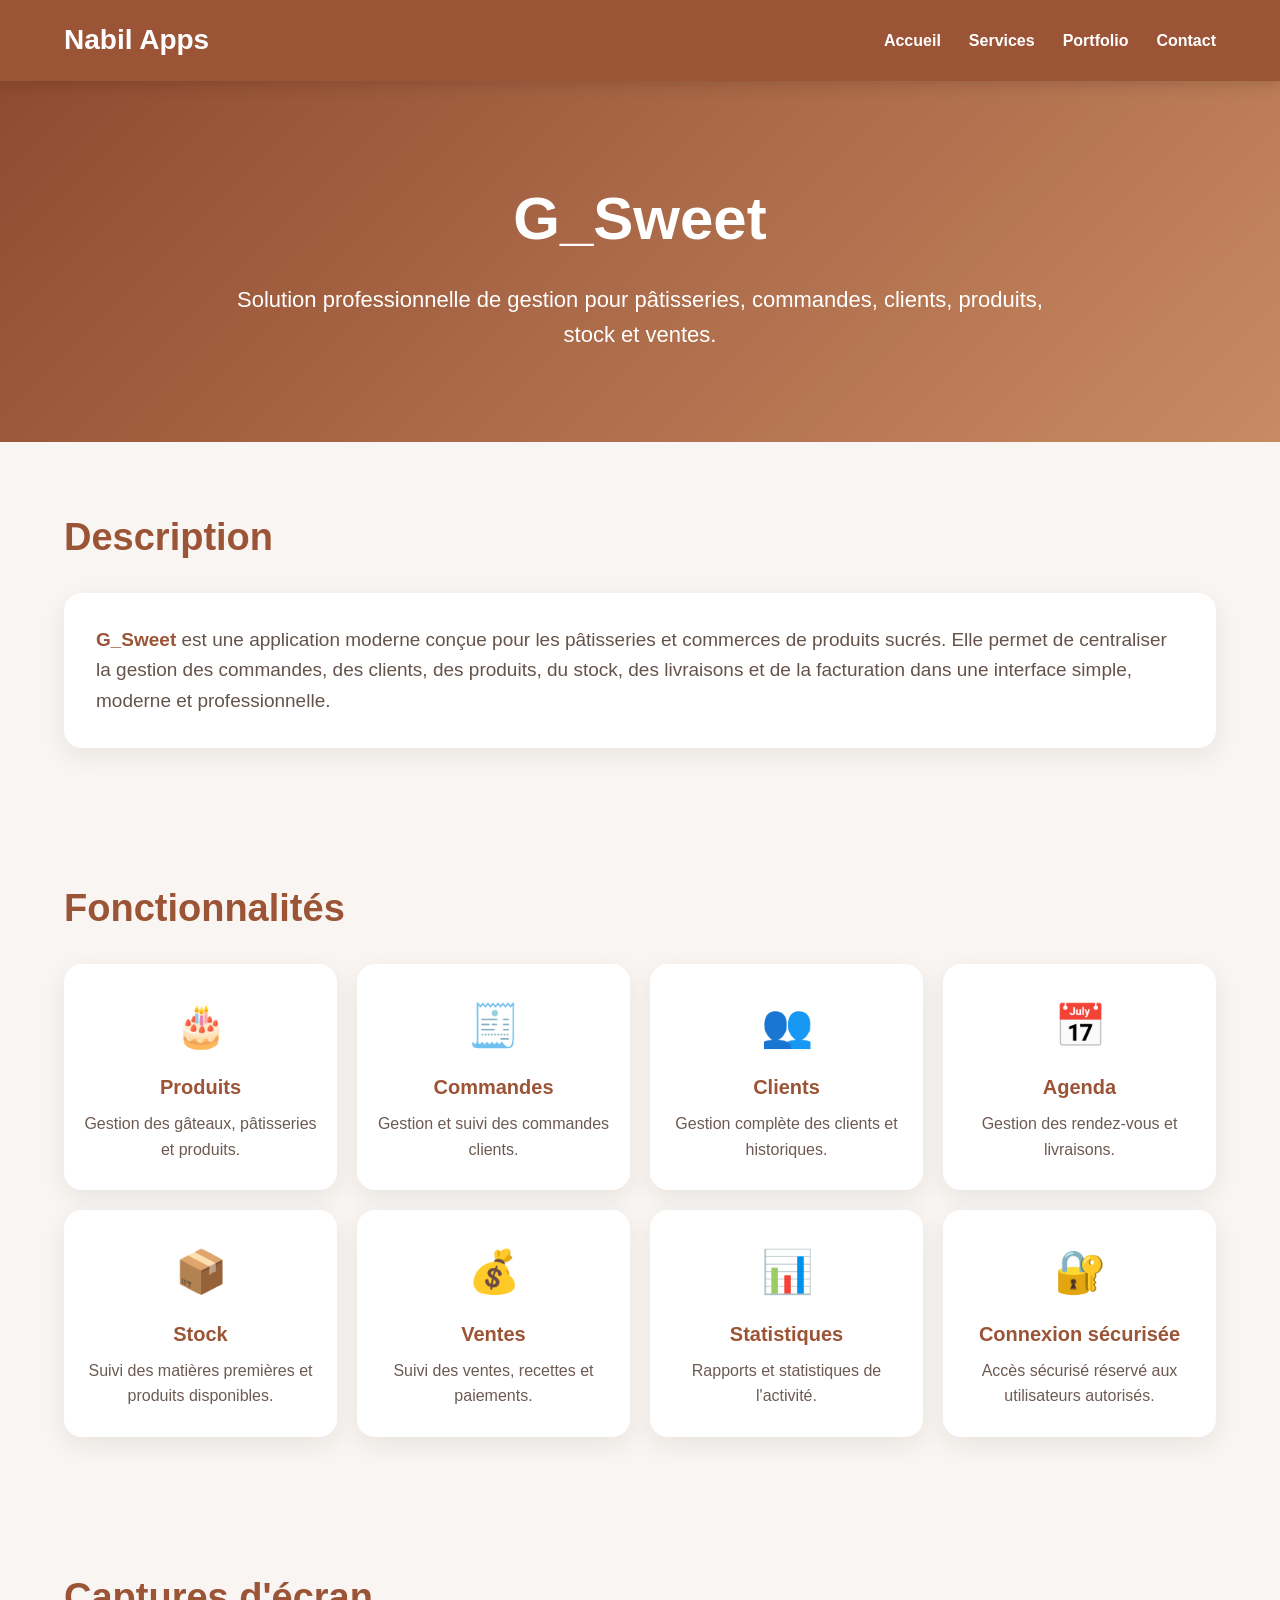
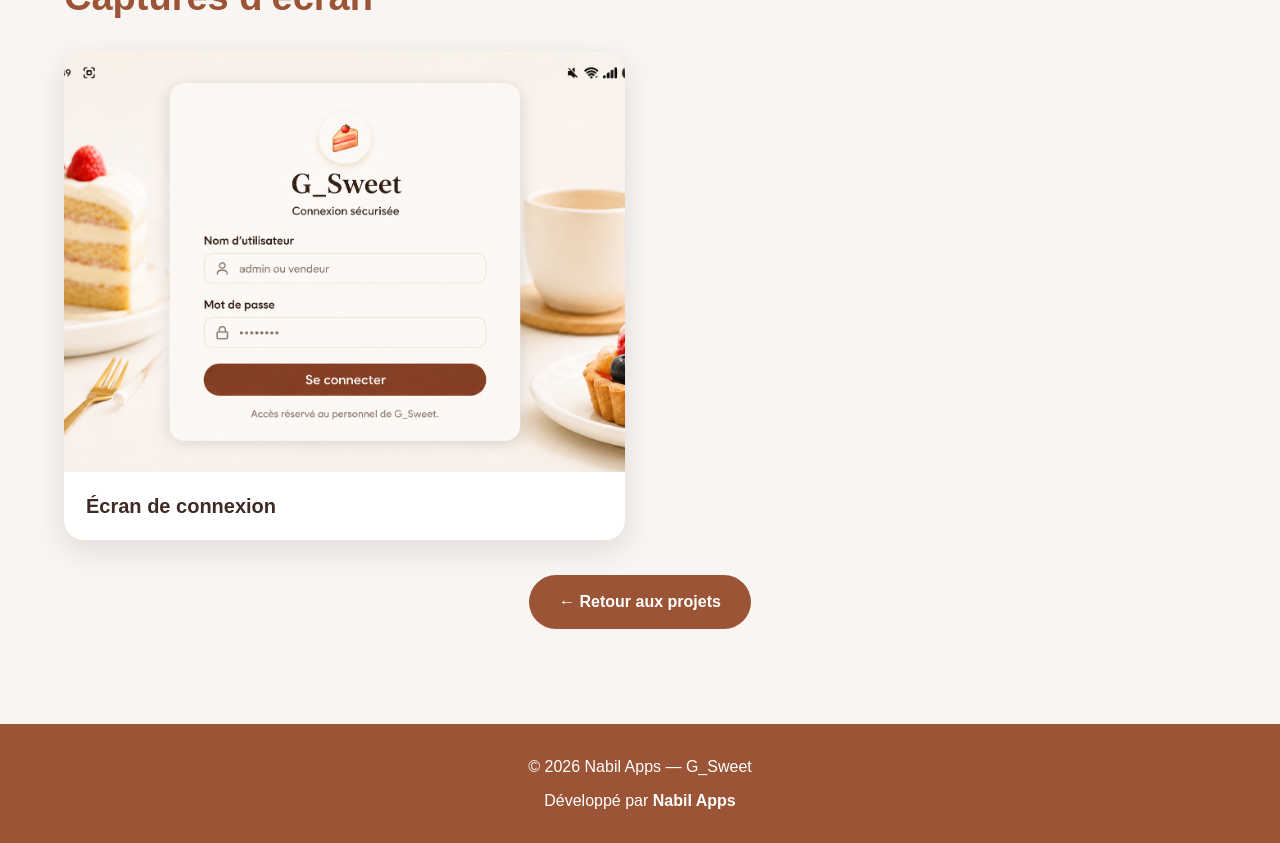
<file: projects/patisserie.html>
<!DOCTYPE html>
<html lang="fr" dir="ltr">

<head>

    <meta charset="UTF-8">

    <meta name="viewport"
          content="width=device-width, initial-scale=1.0">

    <title>G_Sweet - Nabil Apps</title>

    <style>

        * {
            box-sizing: border-box;
            margin: 0;
            padding: 0;
        }

        body {
            font-family: Arial, Helvetica, sans-serif;
            background: #f8f5f2;
            color: #3d2b24;
            line-height: 1.6;
            overflow-x: hidden;
        }

        /* =========================
           HEADER
        ========================== */

        header {
            position: sticky;
            top: 0;
            z-index: 1000;

            background: #9b5435;
            color: white;

            padding: 18px 5%;

            display: flex;
            justify-content: space-between;
            align-items: center;

            box-shadow:
                0 3px 15px rgba(0,0,0,0.15);
        }

        .logo {
            font-size: 28px;
            font-weight: 800;
        }

        nav {
            display: flex;
            align-items: center;
        }

        nav a {
            color: white;
            text-decoration: none;
            margin-left: 28px;
            font-weight: 600;
            transition: 0.3s;
        }

        nav a:hover {
            opacity: 0.75;
        }

        /* =========================
           HERO
        ========================== */

        .hero {
            background:
                linear-gradient(
                    135deg,
                    #8f4b30,
                    #c88a62
                );

            color: white;
            text-align: center;

            padding: 90px 20px;
        }

        .hero h1 {
            font-size: 60px;
            margin-bottom: 15px;
            font-weight: 800;
        }

        .hero p {
            font-size: 22px;
            max-width: 850px;
            margin: auto;
        }

        /* =========================
           CONTAINER
        ========================== */

        .container {
            width: 90%;
            max-width: 1200px;
            margin: auto;
        }

        section {
            padding: 65px 0;
        }

        h2 {
            color: #9b5435;
            font-size: 38px;
            margin-bottom: 25px;
        }

        /* =========================
           DESCRIPTION
        ========================== */

        .description {
            background: white;

            padding: 32px;

            border-radius: 18px;

            box-shadow:
                0 8px 25px rgba(70,40,25,0.08);

            font-size: 19px;

            color: #65534b;
        }

        .description strong {
            color: #9b5435;
        }

        /* =========================
           FEATURES
        ========================== */

        .features {
            display: grid;

            grid-template-columns:
                repeat(4, 1fr);

            gap: 20px;
        }

        .feature {
            background: white;

            padding: 28px 20px;

            border-radius: 18px;

            text-align: center;

            box-shadow:
                0 8px 25px rgba(70,40,25,0.08);

            transition: 0.25s;
        }

        .feature:hover {
            transform: translateY(-6px);

            box-shadow:
                0 15px 30px rgba(70,40,25,0.14);
        }

        .icon {
            font-size: 42px;
            margin-bottom: 12px;
        }

        .feature h3 {
            color: #9b5435;
            margin-bottom: 8px;
            font-size: 20px;
        }

        .feature p {
            color: #6d5a52;
        }

        /* =========================
           SCREENSHOTS
        ========================== */

        .screenshots {
            display: grid;

            grid-template-columns:
                repeat(2, 1fr);

            gap: 30px;
        }

        .screenshot-card {
            background: white;

            border-radius: 20px;

            overflow: hidden;

            box-shadow:
                0 10px 30px rgba(60,35,25,0.12);

            transition: 0.3s;
        }

        .screenshot-card:hover {
            transform: translateY(-5px);

            box-shadow:
                0 15px 35px rgba(60,35,25,0.18);
        }

        .screenshot-card img {
            width: 100%;

            height: 420px;

            object-fit: cover;

            object-position: center;

            display: block;

            background: #f7f2ed;
        }

        .caption {
            padding: 18px 22px;

            font-size: 20px;

            font-weight: 700;

            color: #3d2b24;
        }

        /* =========================
           BACK BUTTON
        ========================== */

        .back {
            text-align: center;
            margin-top: 35px;
        }

        .back a {
            display: inline-block;

            background: #9b5435;

            color: white;

            padding: 14px 30px;

            border-radius: 30px;

            text-decoration: none;

            font-weight: 700;

            transition: 0.3s;
        }

        .back a:hover {
            background: #7d422b;
            transform: translateY(-2px);
        }

        /* =========================
           FOOTER
        ========================== */

        footer {
            background: #9b5435;

            color: white;

            text-align: center;

            padding: 30px;

            margin-top: 30px;
        }

        footer a {
            color: white;
            text-decoration: none;
        }

        footer a:hover {
            text-decoration: underline;
        }

        /* =========================
           RTL ARABIC
        ========================== */

        body.rtl {
            direction: rtl;
        }

        body.rtl header {
            direction: rtl;
        }

        body.rtl nav a {
            margin-left: 0;
            margin-right: 28px;
        }

        body.rtl .hero {
            direction: rtl;
        }

        body.rtl .description {
            text-align: right;
        }

        body.rtl .feature {
            direction: rtl;
        }

        body.rtl .caption {
            text-align: right;
        }

        body.rtl footer {
            direction: rtl;
        }

        /* =========================
           TABLET
        ========================== */

        @media (max-width: 900px) {

            .features {
                grid-template-columns:
                    repeat(2, 1fr);
            }

            .screenshots {
                grid-template-columns: 1fr;
            }

            .hero h1 {
                font-size: 46px;
            }

        }

        /* =========================
           MOBILE
        ========================== */

        @media (max-width: 600px) {

            header {
                flex-direction: column;
                gap: 12px;
                padding: 15px;
            }

            .logo {
                font-size: 25px;
            }

            nav {
                flex-wrap: wrap;
                justify-content: center;
            }

            nav a {
                margin: 0 7px;
                font-size: 14px;
            }

            body.rtl nav a {
                margin-left: 7px;
                margin-right: 7px;
            }

            .hero {
                padding: 60px 15px;
            }

            .hero h1 {
                font-size: 38px;
            }

            .hero p {
                font-size: 18px;
            }

            section {
                padding: 45px 0;
            }

            h2 {
                font-size: 32px;
            }

            .features {
                grid-template-columns: 1fr;
            }

            .screenshots {
                grid-template-columns: 1fr;
            }

            .screenshot-card img {
                height: auto;
                max-height: 650px;

                object-fit: contain;

                background: #f7f2ed;
            }

        }

    </style>

</head>


<body>


<!-- =====================================================
     HEADER
===================================================== -->

<header>

    <div class="logo">
        Nabil Apps
    </div>

    <nav>

        <a href="../index.html"
           data-i18n="navHome">
            Accueil
        </a>

        <a href="../index.html#services"
           data-i18n="navServices">
            Services
        </a>

        <a href="../index.html#portfolio"
           data-i18n="navPortfolio">
            Portfolio
        </a>

        <a href="../index.html#contact"
           data-i18n="navContact">
            Contact
        </a>

    </nav>

</header>


<!-- =====================================================
     HERO
===================================================== -->

<section class="hero">

    <div class="container">

        <h1 data-i18n="heroTitle">
            G_Sweet
        </h1>

        <p data-i18n="heroText">

            Solution professionnelle de gestion
            pour pâtisseries, commandes, clients,
            produits, stock et ventes.

        </p>

    </div>

</section>


<!-- =====================================================
     DESCRIPTION
===================================================== -->

<section>

    <div class="container">

        <h2 data-i18n="descriptionTitle">
            Description
        </h2>

        <div class="description">

            <p data-i18n-html="description">

                <strong>G_Sweet</strong>
                est une application moderne conçue
                pour les pâtisseries et commerces
                de produits sucrés.

                Elle permet de centraliser la gestion
                des commandes, des clients, des produits,
                du stock, des livraisons et de la
                facturation dans une interface simple,
                moderne et professionnelle.

            </p>

        </div>

    </div>

</section>


<!-- =====================================================
     FEATURES
===================================================== -->

<section>

    <div class="container">

        <h2 data-i18n="featuresTitle">
            Fonctionnalités
        </h2>

        <div class="features">


            <div class="feature">

                <div class="icon">
                    🎂
                </div>

                <h3 data-i18n="product">
                    Produits
                </h3>

                <p data-i18n="productText">
                    Gestion des gâteaux,
                    pâtisseries et produits.
                </p>

            </div>


            <div class="feature">

                <div class="icon">
                    🧾
                </div>

                <h3 data-i18n="orders">
                    Commandes
                </h3>

                <p data-i18n="ordersText">
                    Gestion et suivi des
                    commandes clients.
                </p>

            </div>


            <div class="feature">

                <div class="icon">
                    👥
                </div>

                <h3 data-i18n="clients">
                    Clients
                </h3>

                <p data-i18n="clientsText">
                    Gestion complète des
                    clients et historiques.
                </p>

            </div>


            <div class="feature">

                <div class="icon">
                    📅
                </div>

                <h3 data-i18n="agenda">
                    Agenda
                </h3>

                <p data-i18n="agendaText">
                    Gestion des rendez-vous
                    et livraisons.
                </p>

            </div>


            <div class="feature">

                <div class="icon">
                    📦
                </div>

                <h3 data-i18n="stock">
                    Stock
                </h3>

                <p data-i18n="stockText">
                    Suivi des matières premières
                    et produits disponibles.
                </p>

            </div>


            <div class="feature">

                <div class="icon">
                    💰
                </div>

                <h3 data-i18n="sales">
                    Ventes
                </h3>

                <p data-i18n="salesText">
                    Suivi des ventes,
                    recettes et paiements.
                </p>

            </div>


            <div class="feature">

                <div class="icon">
                    📊
                </div>

                <h3 data-i18n="statistics">
                    Statistiques
                </h3>

                <p data-i18n="statisticsText">
                    Rapports et statistiques
                    de l'activité.
                </p>

            </div>


            <div class="feature">

                <div class="icon">
                    🔐
                </div>

                <h3 data-i18n="security">
                    Connexion sécurisée
                </h3>

                <p data-i18n="securityText">
                    Accès sécurisé réservé
                    aux utilisateurs autorisés.
                </p>

            </div>


        </div>

    </div>

</section>


<!-- =====================================================
     SCREENSHOTS
===================================================== -->

<section>

    <div class="container">

        <h2 data-i18n="screenshotsTitle">
            Captures d'écran
        </h2>

        <div class="screenshots">


            <!-- IMAGE LOGIN - CONSERVÉE -->

            <div class="screenshot-card">

                <img
                    src="../screenshots/patisserie-login.png"
                    alt="G_Sweet"
                >

                <div class="caption"
                     data-i18n="login">
                    Écran de connexion
                </div>

            </div>


            <!-- DASHBOARD À AJOUTER PLUS TARD -->

            <!--

            <div class="screenshot-card">

                <img
                    src="../images/patisserie-dashboard.png"
                    alt="G_Sweet Dashboard"
                >

                <div class="caption"
                     data-i18n="dashboard">
                    Tableau de bord
                </div>

            </div>

            -->


        </div>


        <!-- RETOUR -->

        <div class="back">

            <a href="../index.html#portfolio"
               data-i18n="back">
                ← Retour aux projets
            </a>

        </div>

    </div>

</section>


<!-- =====================================================
     FOOTER
===================================================== -->

<footer>

    <p data-i18n="footer">
        © 2026 Nabil Apps — G_Sweet
    </p>

    <p style="margin-top:8px;">

        <span data-i18n="developedBy">
            Développé par
        </span>

        <a href="../index.html">

            <strong>
                Nabil Apps
            </strong>

        </a>

    </p>

</footer>


<!-- =====================================================
     LANGUAGE SYSTEM
===================================================== -->

<script>

document.addEventListener("DOMContentLoaded", function () {


    /* =================================================
       TRANSLATIONS
    ================================================= */

    const translations = {

        fr: {

            navHome:
                "Accueil",

            navServices:
                "Services",

            navPortfolio:
                "Portfolio",

            navContact:
                "Contact",

            heroTitle:
                "G_Sweet",

            heroText:
                "Solution professionnelle de gestion pour pâtisseries, commandes, clients, produits, stock et ventes.",

            descriptionTitle:
                "Description",

            description:
                "<strong>G_Sweet</strong> est une application moderne conçue pour les pâtisseries et commerces de produits sucrés. Elle permet de centraliser la gestion des commandes, des clients, des produits, du stock, des livraisons et de la facturation dans une interface simple, moderne et professionnelle.",

            featuresTitle:
                "Fonctionnalités",

            product:
                "Produits",

            productText:
                "Gestion des gâteaux, pâtisseries et produits.",

            orders:
                "Commandes",

            ordersText:
                "Gestion et suivi des commandes clients.",

            clients:
                "Clients",

            clientsText:
                "Gestion complète des clients et historiques.",

            agenda:
                "Agenda",

            agendaText:
                "Gestion des rendez-vous et livraisons.",

            stock:
                "Stock",

            stockText:
                "Suivi des matières premières et produits disponibles.",

            sales:
                "Ventes",

            salesText:
                "Suivi des ventes, recettes et paiements.",

            statistics:
                "Statistiques",

            statisticsText:
                "Rapports et statistiques de l'activité.",

            security:
                "Connexion sécurisée",

            securityText:
                "Accès sécurisé réservé aux utilisateurs autorisés.",

            screenshotsTitle:
                "Captures d'écran",

            login:
                "Écran de connexion",

            dashboard:
                "Tableau de bord",

            back:
                "← Retour aux projets",

            footer:
                "© 2026 Nabil Apps — G_Sweet",

            developedBy:
                "Développé par"

        },


        /* =============================================
           ENGLISH
        ============================================= */

        en: {

            navHome:
                "Home",

            navServices:
                "Services",

            navPortfolio:
                "Portfolio",

            navContact:
                "Contact",

            heroTitle:
                "G_Sweet",

            heroText:
                "Professional management solution for bakeries, orders, customers, products, inventory and sales.",

            descriptionTitle:
                "Description",

            description:
                "<strong>G_Sweet</strong> is a modern application designed for bakeries and sweet-product businesses. It centralizes the management of orders, customers, products, inventory, deliveries and invoicing in a simple, modern and professional interface.",

            featuresTitle:
                "Features",

            product:
                "Products",

            productText:
                "Management of cakes, pastries and products.",

            orders:
                "Orders",

            ordersText:
                "Management and tracking of customer orders.",

            clients:
                "Customers",

            clientsText:
                "Complete customer and history management.",

            agenda:
                "Schedule",

            agendaText:
                "Management of appointments and deliveries.",

            stock:
                "Inventory",

            stockText:
                "Tracking of raw materials and available products.",

            sales:
                "Sales",

            salesText:
                "Tracking of sales, revenue and payments.",

            statistics:
                "Statistics",

            statisticsText:
                "Business reports and statistics.",

            security:
                "Secure Login",

            securityText:
                "Secure access for authorized users only.",

            screenshotsTitle:
                "Screenshots",

            login:
                "Login Screen",

            dashboard:
                "Dashboard",

            back:
                "← Back to projects",

            footer:
                "© 2026 Nabil Apps — G_Sweet",

            developedBy:
                "Developed by"

        },


        /* =============================================
           ARABIC
        ============================================= */

        ar: {

            navHome:
                "الرئيسية",

            navServices:
                "الخدمات",

            navPortfolio:
                "أعمالنا",

            navContact:
                "اتصل بنا",

            heroTitle:
                "G_Sweet",

            heroText:
                "حل احترافي لتسيير محلات الحلويات والطلبات والزبائن والمنتجات والمخزون والمبيعات.",

            descriptionTitle:
                "الوصف",

            description:
                "<strong>G_Sweet</strong> هو تطبيق عصري مصمم لمحلات الحلويات والمشاريع المتخصصة في المنتجات الحلوة. يسمح بتجميع وتسيير الطلبات والزبائن والمنتجات والمخزون والتوصيل والفوترة في واجهة بسيطة وعصرية واحترافية.",

            featuresTitle:
                "الوظائف",

            product:
                "المنتجات",

            productText:
                "تسيير الكعك والحلويات والمنتجات.",

            orders:
                "الطلبات",

            ordersText:
                "تسيير ومتابعة طلبات الزبائن.",

            clients:
                "الزبائن",

            clientsText:
                "تسيير كامل للزبائن وسجل الطلبات.",

            agenda:
                "المواعيد",

            agendaText:
                "تسيير المواعيد وعمليات التوصيل.",

            stock:
                "المخزون",

            stockText:
                "متابعة المواد الأولية والمنتجات المتوفرة.",

            sales:
                "المبيعات",

            salesText:
                "متابعة المبيعات والمداخيل والمدفوعات.",

            statistics:
                "الإحصائيات",

            statisticsText:
                "تقارير وإحصائيات نشاط المحل.",

            security:
                "تسجيل دخول آمن",

            securityText:
                "دخول آمن ومخصص للمستخدمين المصرح لهم.",

            screenshotsTitle:
                "صور التطبيق",

            login:
                "واجهة تسجيل الدخول",

            dashboard:
                "لوحة التحكم",

            back:
                "← العودة إلى المشاريع",

            footer:
                "© 2026 Nabil Apps — G_Sweet",

            developedBy:
                "تم التطوير بواسطة"

        }

    };


    /* =================================================
       GET SAVED LANGUAGE
    ================================================= */

    let lang =
        localStorage.getItem(
            "nabilAppsLanguage"
        ) || "fr";


    if (!translations[lang]) {
        lang = "fr";
    }


    const t =
        translations[lang];


    /* =================================================
       LANGUAGE + DIRECTION
    ================================================= */

    document.documentElement.lang =
        lang;


    if (lang === "ar") {

        document.documentElement.dir =
            "rtl";

        document.body.classList.add(
            "rtl"
        );

    } else {

        document.documentElement.dir =
            "ltr";

        document.body.classList.remove(
            "rtl"
        );

    }


    /* =================================================
       NORMAL TEXT
    ================================================= */

    document
        .querySelectorAll("[data-i18n]")
        .forEach(function (element) {

            const key =
                element.getAttribute(
                    "data-i18n"
                );

            if (t[key] !== undefined) {

                element.textContent =
                    t[key];

            }

        });


    /* =================================================
       HTML TEXT
    ================================================= */

    document
        .querySelectorAll("[data-i18n-html]")
        .forEach(function (element) {

            const key =
                element.getAttribute(
                    "data-i18n-html"
                );

            if (t[key] !== undefined) {

                element.innerHTML =
                    t[key];

            }

        });


    /* =================================================
       PAGE TITLE
    ================================================= */

    document.title =
        "G_Sweet - Nabil Apps";


    console.log(
        "Nabil Apps Project Language:",
        lang
    );

});

</script>


</body>
</html>
</file>
<file: style.css>
:root{
  --primary:#2563eb;
  --primary-dark:#1d4ed8;
  --secondary:#06b6d4;
  --accent:#8b5cf6;
  --bg:#f7f9fc;
  --surface:#ffffff;
  --surface-2:#eef3f9;
  --text:#172033;
  --muted:#667085;
  --border:#e4e9f0;
  --shadow:0 15px 45px rgba(18,38,63,.09);
  --radius:20px;
  --header:78px;
}
body.dark{
  --bg:#0b1120;
  --surface:#111a2e;
  --surface-2:#17233a;
  --text:#eef4ff;
  --muted:#a8b4c7;
  --border:#25334d;
  --shadow:0 15px 45px rgba(0,0,0,.25);
}
*{box-sizing:border-box;margin:0;padding:0}
html{scroll-behavior:smooth}
body{
  font-family:'Poppins',sans-serif;
  background:var(--bg);
  color:var(--text);
  line-height:1.7;
  transition:background .3s,color .3s;
}
a{text-decoration:none;color:inherit}
img{max-width:100%;display:block}
button,input,textarea{font:inherit}
.site-header{
  height:var(--header);position:sticky;top:0;z-index:1000;
  display:flex;align-items:center;gap:30px;padding:0 5%;
  background:color-mix(in srgb,var(--surface) 90%,transparent);
  backdrop-filter:blur(14px);border-bottom:1px solid var(--border);
}
.logo{display:flex;align-items:center;gap:10px;font-size:1.2rem;font-weight:700;white-space:nowrap}
.logo img{width:42px;height:42px;object-fit:contain;border-radius:10px}
nav{margin-left:auto}
nav ul{display:flex;gap:25px;list-style:none}
nav a{font-size:.92rem;font-weight:500;color:var(--muted);transition:.25s}
nav a:hover{color:var(--primary)}
.header-actions{display:flex;align-items:center;gap:10px}
.icon-btn,.language-btn{
  border:1px solid var(--border);background:var(--surface);color:var(--text);
  cursor:pointer;border-radius:12px;min-height:42px;padding:0 12px;
}
.icon-btn{width:42px}
.language-btn{display:flex;align-items:center;gap:7px}
.language-dropdown{position:relative}
.language-menu{
  position:absolute;right:0;top:50px;min-width:160px;padding:7px;
  background:var(--surface);border:1px solid var(--border);border-radius:14px;
  box-shadow:var(--shadow);display:none
}
.language-menu.open{display:block}
.lang-btn{display:block;width:100%;padding:9px;border:0;background:transparent;color:var(--text);text-align:left;border-radius:9px;cursor:pointer}
.lang-btn:hover{background:var(--surface-2)}
.mobile-menu-toggle{display:none;border:0;background:none;color:var(--text);font-size:1.4rem}
.section{padding:95px 6%}
.hero{
  min-height:calc(100vh - var(--header));padding:80px 7%;
  display:grid;grid-template-columns:1.05fr .95fr;align-items:center;gap:50px;
  background:
  radial-gradient(circle at 10% 10%,rgba(37,99,235,.12),transparent 35%),
  radial-gradient(circle at 90% 20%,rgba(139,92,246,.12),transparent 30%);
}
.eyebrow{display:inline-block;color:var(--primary);font-weight:700;font-size:.78rem;letter-spacing:2px;margin-bottom:10px}
.hero h1{font-size:clamp(2.5rem,5vw,4.7rem);line-height:1.12;margin-bottom:25px;max-width:800px}
.hero h1::first-letter{}
.hero p{max-width:700px;color:var(--muted);font-size:1.08rem}
.hero-buttons{display:flex;gap:14px;flex-wrap:wrap;margin-top:30px}
.btn{display:inline-flex;align-items:center;justify-content:center;gap:8px;padding:13px 22px;border-radius:12px;font-weight:600;border:1px solid transparent;transition:.25s}
.btn-primary{background:var(--primary);color:white}
.btn-primary:hover{background:var(--primary-dark);transform:translateY(-2px)}
.btn-secondary{background:var(--surface);border-color:var(--border)}
.btn-secondary:hover{border-color:var(--primary);color:var(--primary)}
.hero-stats{display:flex;gap:15px;flex-wrap:wrap;margin-top:40px}
.hero-stats div{padding:12px 16px;border:1px solid var(--border);background:var(--surface);border-radius:14px;box-shadow:var(--shadow)}
.hero-stats strong,.hero-stats span{display:block}
.hero-stats strong{font-size:.9rem}
.hero-stats span{font-size:.72rem;color:var(--muted)}
.hero-image{min-height:400px;display:flex;align-items:center;justify-content:center;position:relative}
.hero-image img{max-height:500px;object-fit:contain;filter:drop-shadow(0 20px 35px rgba(37,99,235,.18))}
.hero-placeholder,.about-placeholder{
  width:min(100%,480px);min-height:350px;border-radius:30px;
  display:flex;flex-direction:column;align-items:center;justify-content:center;
  background:linear-gradient(135deg,var(--primary),var(--accent));color:#fff;
  box-shadow:0 25px 60px rgba(37,99,235,.22)
}
.hero-placeholder i,.about-placeholder i{font-size:5rem;margin-bottom:15px}
.hero-placeholder span,.about-placeholder strong{font-size:2rem;font-weight:700}
.hero-placeholder small,.about-placeholder span{opacity:.85}
.section-heading{text-align:center;max-width:800px;margin:0 auto 50px}
.section-heading h2{font-size:clamp(2rem,4vw,3rem);line-height:1.2;margin-bottom:10px}
.section-subtitle{color:var(--muted)}
.why-us{background:var(--surface)}
.why-grid,.services-grid,.portfolio-grid,.pricing-grid,.process-grid,.testimonial-grid{display:grid;gap:24px}
.why-grid{grid-template-columns:repeat(3,1fr);max-width:1100px;margin:auto}
.why-card,.service-card,.portfolio-card,.pricing-card,.process-card,.testimonial-card{
  background:var(--surface);border:1px solid var(--border);border-radius:var(--radius);
  box-shadow:var(--shadow);transition:transform .3s,border-color .3s,box-shadow .3s
}
.why-card,.service-card,.process-card,.testimonial-card{padding:30px}
.why-card:hover,.service-card:hover,.portfolio-card:hover,.pricing-card:hover,.process-card:hover,.testimonial-card:hover{
  transform:translateY(-7px);border-color:rgba(37,99,235,.4)
}
.why-card{text-align:center}
.why-card i,.service-card>i,.pricing-card>i,.process-card>i{font-size:2.2rem;color:var(--primary);margin-bottom:18px}
.why-card p,.service-card p,.process-card p,.testimonial-card p{color:var(--muted)}
.services-grid{grid-template-columns:repeat(3,1fr)}
.service-card span{display:inline-block;margin-top:18px;color:var(--primary);font-size:.75rem;font-weight:600}
.portfolio{background:var(--surface-2)}
.portfolio-grid{grid-template-columns:repeat(3,1fr)}
.portfolio-card{overflow:hidden}
.project-image{height:220px;background:linear-gradient(135deg,#dbeafe,#ede9fe);display:flex;align-items:center;justify-content:center;position:relative;overflow:hidden}
body.dark .project-image{background:linear-gradient(135deg,#16294b,#252045)}
.project-image img{width:100%;height:100%;object-fit:cover}
.project-image>i{position:absolute;font-size:4rem;color:var(--primary);opacity:.8}
.project-body{padding:24px}
.tag{display:inline-block;background:rgba(37,99,235,.1);color:var(--primary);font-size:.7rem;padding:4px 9px;border-radius:50px;font-weight:600}
.project-body h3{margin:9px 0}
.project-body p{color:var(--muted);min-height:58px}
.btn-project{display:inline-block;margin-top:15px;color:var(--primary);font-weight:600}
.pricing-grid{grid-template-columns:repeat(3,1fr);max-width:1150px;margin:auto}
.pricing-card{padding:35px;position:relative;text-align:center}
.pricing-card.featured{border:2px solid var(--primary);transform:scale(1.03)}
.pricing-card.featured:hover{transform:scale(1.03) translateY(-7px)}
.popular{position:absolute;top:14px;right:14px;background:var(--primary);color:#fff;padding:4px 10px;border-radius:30px;font-size:.65rem;font-weight:700}
.price{font-size:1.35rem;color:var(--primary);font-weight:700;margin:12px 0 22px}
.pricing-card ul{list-style:none;text-align:left;color:var(--muted);line-height:2.2;margin-bottom:22px}
.pricing-btn{display:block;padding:12px;background:var(--surface-2);border-radius:10px;color:var(--primary);font-weight:600}
.featured .pricing-btn{background:var(--primary);color:#fff}
.pricing-note{text-align:center;color:var(--muted);font-size:.8rem;margin-top:30px}
.about{display:grid;grid-template-columns:.9fr 1.1fr;align-items:center;gap:70px}
.about-image{display:flex;justify-content:center}
.about-image img{border-radius:25px;box-shadow:var(--shadow)}
.about-content h2{font-size:clamp(2rem,4vw,3rem);line-height:1.2;margin-bottom:20px}
.about-content p{color:var(--muted);margin-bottom:15px}
.about-list{display:grid;grid-template-columns:1fr 1fr;gap:12px;margin:25px 0}
.about-list div{display:flex;align-items:center;gap:9px}
.about-list i{color:var(--primary)}
.process{background:var(--surface-2)}
.process-grid{grid-template-columns:repeat(4,1fr)}
.process-card{position:relative}
.process-card>b{position:absolute;right:18px;top:12px;color:var(--border);font-size:2.2rem}
.testimonials{background:var(--surface)}
.testimonial-grid{grid-template-columns:repeat(3,1fr)}
.testimonial-card{text-align:center}
.testimonial-card>i{font-size:1.8rem;color:var(--primary);margin-bottom:15px}
.testimonial-card h4{margin:15px 0 5px}
.testimonial-card span{font-size:.8rem;color:var(--muted)}
.contact{background:var(--surface-2)}
.contact-wrapper{display:grid;grid-template-columns:1.1fr .9fr;gap:50px;max-width:1050px;margin:auto}
.contact-form{display:flex;flex-direction:column;gap:8px}
.contact-form label{font-size:.8rem;font-weight:600}
.contact-form input,.contact-form textarea{
  width:100%;padding:13px 15px;border:1px solid var(--border);border-radius:11px;
  background:var(--surface);color:var(--text);outline:none;resize:vertical
}
.contact-form input:focus,.contact-form textarea:focus{border-color:var(--primary)}
.whatsapp-submit{margin-top:10px;border:0;background:#25d366;color:#fff;cursor:pointer}
.whatsapp-submit:hover{background:#18b957;transform:translateY(-2px)}
.contact-info{display:flex;flex-direction:column;gap:15px}
.contact-box{display:flex;gap:16px;align-items:center;padding:20px;background:var(--surface);border:1px solid var(--border);border-radius:15px}
.contact-box>i{width:45px;height:45px;display:grid;place-items:center;background:rgba(37,99,235,.1);color:var(--primary);border-radius:12px}
.contact-box p{color:var(--muted)}
footer{padding:45px 6%;text-align:center;background:#0b1220;color:#dbe6f5}
.footer-logo{display:flex;align-items:center;justify-content:center;gap:10px;margin-bottom:10px}
.footer-logo img{width:38px;height:38px;object-fit:contain}
.footer-social{display:flex;justify-content:center;gap:12px;margin:20px 0}
.footer-social a{width:42px;height:42px;border:1px solid #30405b;border-radius:50%;display:grid;place-items:center;transition:.25s}
.footer-social a:hover{background:var(--primary);border-color:var(--primary);transform:translateY(-3px)}
.copyright{color:#8493a9;font-size:.8rem}
.whatsapp-float{
  position:fixed;right:22px;bottom:22px;width:58px;height:58px;border-radius:50%;
  display:grid;place-items:center;background:#25d366;color:white;font-size:1.8rem;
  box-shadow:0 10px 30px rgba(37,211,102,.35);z-index:999;animation:pulse 2s infinite
}
.back-to-top{
  position:fixed;right:25px;bottom:90px;width:42px;height:42px;border:0;border-radius:50%;
  background:var(--primary);color:#fff;cursor:pointer;display:none;z-index:998
}
.back-to-top.show{display:block}
.reveal{opacity:0;transform:translateY(25px);transition:.7s ease}
.reveal.visible{opacity:1;transform:none}
@keyframes pulse{0%,100%{box-shadow:0 10px 30px rgba(37,211,102,.25)}50%{box-shadow:0 10px 40px rgba(37,211,102,.55)}}
@media(max-width:1000px){
  nav ul{gap:15px}
  .hero{padding:70px 5%}
  .services-grid,.portfolio-grid{grid-template-columns:repeat(2,1fr)}
  .pricing-grid{grid-template-columns:1fr;max-width:500px}
  .pricing-card.featured{transform:none}.pricing-card.featured:hover{transform:translateY(-7px)}
  .process-grid{grid-template-columns:repeat(2,1fr)}
}
@media(max-width:800px){
  .site-header{padding:0 5%;gap:12px}
  .mobile-menu-toggle{display:block;order:1}
  .logo{order:0;margin-right:auto}
  .header-actions{order:2}
  nav{
    position:absolute;left:0;right:0;top:var(--header);background:var(--surface);
    border-bottom:1px solid var(--border);display:none;padding:15px 5%
  }
  nav.open{display:block}
  nav ul{flex-direction:column;gap:4px}
  nav a{display:block;padding:10px}
  .hero{grid-template-columns:1fr;text-align:center}
  .hero p{margin:auto}.hero-buttons,.hero-stats{justify-content:center}
  .hero-image{min-height:280px}
  .why-grid,.testimonial-grid{grid-template-columns:1fr}
  .about{grid-template-columns:1fr;gap:40px}
  .contact-wrapper{grid-template-columns:1fr}
}
@media(max-width:560px){
  .section{padding:70px 5%}
  .hero{padding:55px 5%}
  .hero h1{font-size:2.35rem}
  .services-grid,.portfolio-grid,.process-grid{grid-template-columns:1fr}
  .about-list{grid-template-columns:1fr}
  .logo span{font-size:1rem}
  .language-btn span{display:none}
  .language-btn{padding:0 10px}
  .header-actions{gap:5px}
}

/* =========================================================
   NABIL APPS - HEADER DESKTOP FIX
   ========================================================= */

header {
    width: 100%;
    min-height: 78px;
    height: 78px;
    padding: 0 5%;
    box-sizing: border-box;

    display: flex;
    align-items: center;
    justify-content: space-between;

    position: sticky;
    top: 0;
    z-index: 1000;

    background: var(--background, #ffffff);
}

/* LOGO */
.logo {
    display: flex;
    align-items: center;
    gap: 10px;
    flex-shrink: 0;
    order: 1;
}

.logo img {
    width: 48px;
    height: 48px;
    object-fit: contain;
}

.logo span {
    font-size: 21px;
    font-weight: 700;
    white-space: nowrap;
}

/* NAVIGATION */
header nav {
    display: flex;
    align-items: center;
    margin-left: auto;
    margin-right: 25px;
    order: 2;
}

header nav ul {
    display: flex;
    align-items: center;
    gap: 28px;

    list-style: none;
    margin: 0;
    padding: 0;
}

header nav ul li {
    margin: 0;
    padding: 0;
}

header nav ul li a {
    display: inline-block;
    text-decoration: none;
    white-space: nowrap;
}

/* HEADER ACTIONS */
.header-actions {
    display: flex;
    align-items: center;
    gap: 10px;
    flex-shrink: 0;
    order: 3;
}

/* DARK MODE */
.theme-toggle {
    width: 44px;
    height: 44px;

    display: flex;
    align-items: center;
    justify-content: center;

    border-radius: 12px;
    cursor: pointer;
}

/* LANGUAGE */
.language-dropdown {
    position: relative;
}

.language-btn {
    height: 44px;
    padding: 0 14px;

    display: flex;
    align-items: center;
    gap: 7px;

    border-radius: 12px;
    cursor: pointer;
}

/* MOBILE BUTTON - HIDDEN ON PC */
.mobile-menu-toggle {
    display: none;
}


/* =========================================================
   HERO DESKTOP
   ========================================================= */

.hero {
    width: 100%;
    min-height: calc(100vh - 78px);

    box-sizing: border-box;

    display: flex;
    align-items: center;
    justify-content: space-between;

    gap: 50px;

    padding: 70px 7%;
}

.hero-content {
    flex: 1;
    max-width: 650px;
}

.hero-image {
    flex: 1;
    display: flex;
    justify-content: center;
    align-items: center;
}

.hero-image img {
    width: 100%;
    max-width: 680px;
    height: auto;
    display: block;
}


/* =========================================================
   TABLET
   ========================================================= */

@media (max-width: 1100px) {

    header {
        padding: 0 3%;
    }

    header nav ul {
        gap: 18px;
    }

    header nav {
        margin-right: 15px;
    }

    .hero {
        padding: 60px 5%;
        gap: 30px;
    }
}


/* =========================================================
   MOBILE
   ========================================================= */

@media (max-width: 768px) {

    header {
        height: 72px;
        min-height: 72px;

        padding: 0 15px;

        justify-content: space-between;
    }

    /* LOGO */
    .logo {
        order: 1;
    }

    .logo img {
        width: 42px;
        height: 42px;
    }

    .logo span {
        font-size: 19px;
    }

    /* HEADER ACTIONS */
    .header-actions {
        order: 2;
        margin-left: auto;
        margin-right: 8px;

        display: flex;
        align-items: center;
        gap: 6px;
    }

    .theme-toggle {
        width: 40px;
        height: 40px;
    }

    .language-btn {
        height: 40px;
        padding: 0 10px;
    }

    /* HAMBURGER */
    .mobile-menu-toggle {
        order: 3;

        display: flex;

        width: 42px;
        height: 42px;

        align-items: center;
        justify-content: center;

        border: none;
        background: transparent;

        font-size: 25px;
        cursor: pointer;
    }

    /* NAV */
    header nav {
        position: absolute;

        top: 72px;
        left: 0;

        width: 100%;

        display: none;

        margin: 0;

        background: var(--background, #ffffff);

        box-shadow: 0 10px 25px rgba(0,0,0,0.10);

        order: 4;
    }

    header nav.active {
        display: block;
    }

    header nav ul {
        width: 100%;

        display: flex;
        flex-direction: column;

        gap: 0;

        padding: 10px 0;
        margin: 0;
    }

    header nav ul li {
        width: 100%;
    }

    header nav ul li a {
        display: block;

        width: 100%;
        box-sizing: border-box;

        padding: 15px 22px;
    }

    /* HERO */
    .hero {
        min-height: auto;

        display: flex;
        flex-direction: column;

        text-align: center;

        padding: 55px 20px 40px;

        gap: 30px;
    }

    .hero-content {
        width: 100%;
        max-width: 100%;
    }

    .hero h1 {
        font-size: clamp(40px, 10vw, 58px);
        line-height: 1.08;
    }

    .hero p {
        font-size: 18px;
        line-height: 1.65;
    }

    .hero-buttons {
        display: flex;
        flex-direction: column;

        width: 100%;
        max-width: 420px;

        margin: 0 auto;

        gap: 12px;
    }

    .hero-buttons a {
        width: 100%;
        box-sizing: border-box;
        text-align: center;
    }

    .hero-image {
        width: 100%;
        margin-top: 15px;
    }

    .hero-image img {
        width: 100%;
        max-width: 100%;
        height: auto;
    }
}


/* =========================================================
   SMALL MOBILE
   ========================================================= */

@media (max-width: 480px) {

    header {
        padding: 0 10px;
    }

    .logo img {
        width: 38px;
        height: 38px;
    }

    .logo span {
        font-size: 18px;
    }

    .header-actions {
        gap: 3px;
        margin-right: 4px;
    }

    .theme-toggle {
        width: 38px;
        height: 38px;
    }

    .language-btn {
        width: 44px;
        height: 38px;
        padding: 0;

        justify-content: center;
    }

    .language-btn span {
        display: none;
    }

    .mobile-menu-toggle {
        width: 38px;
        height: 38px;
    }

    .hero {
        padding: 45px 16px 30px;
    }

    .hero h1 {
        font-size: 42px;
    }

    .hero p {
        font-size: 17px;
    }
}
</file>
